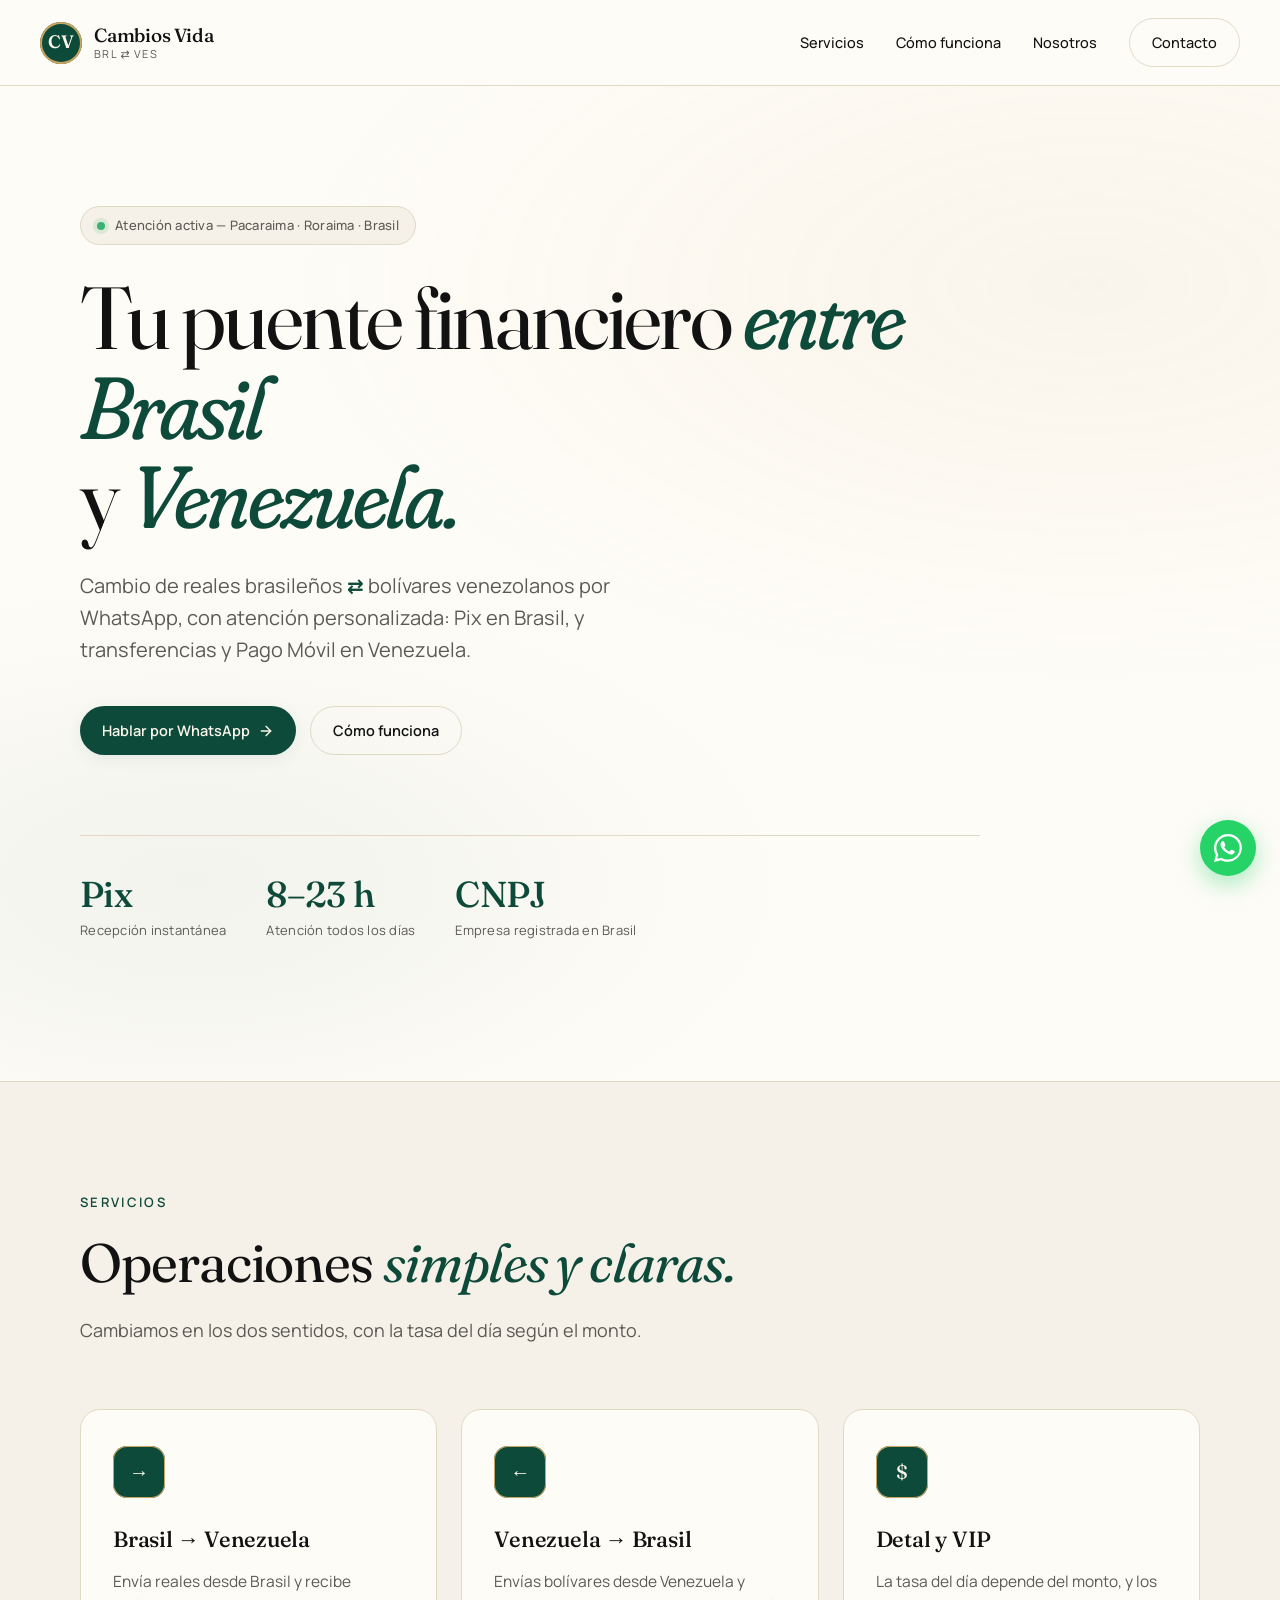
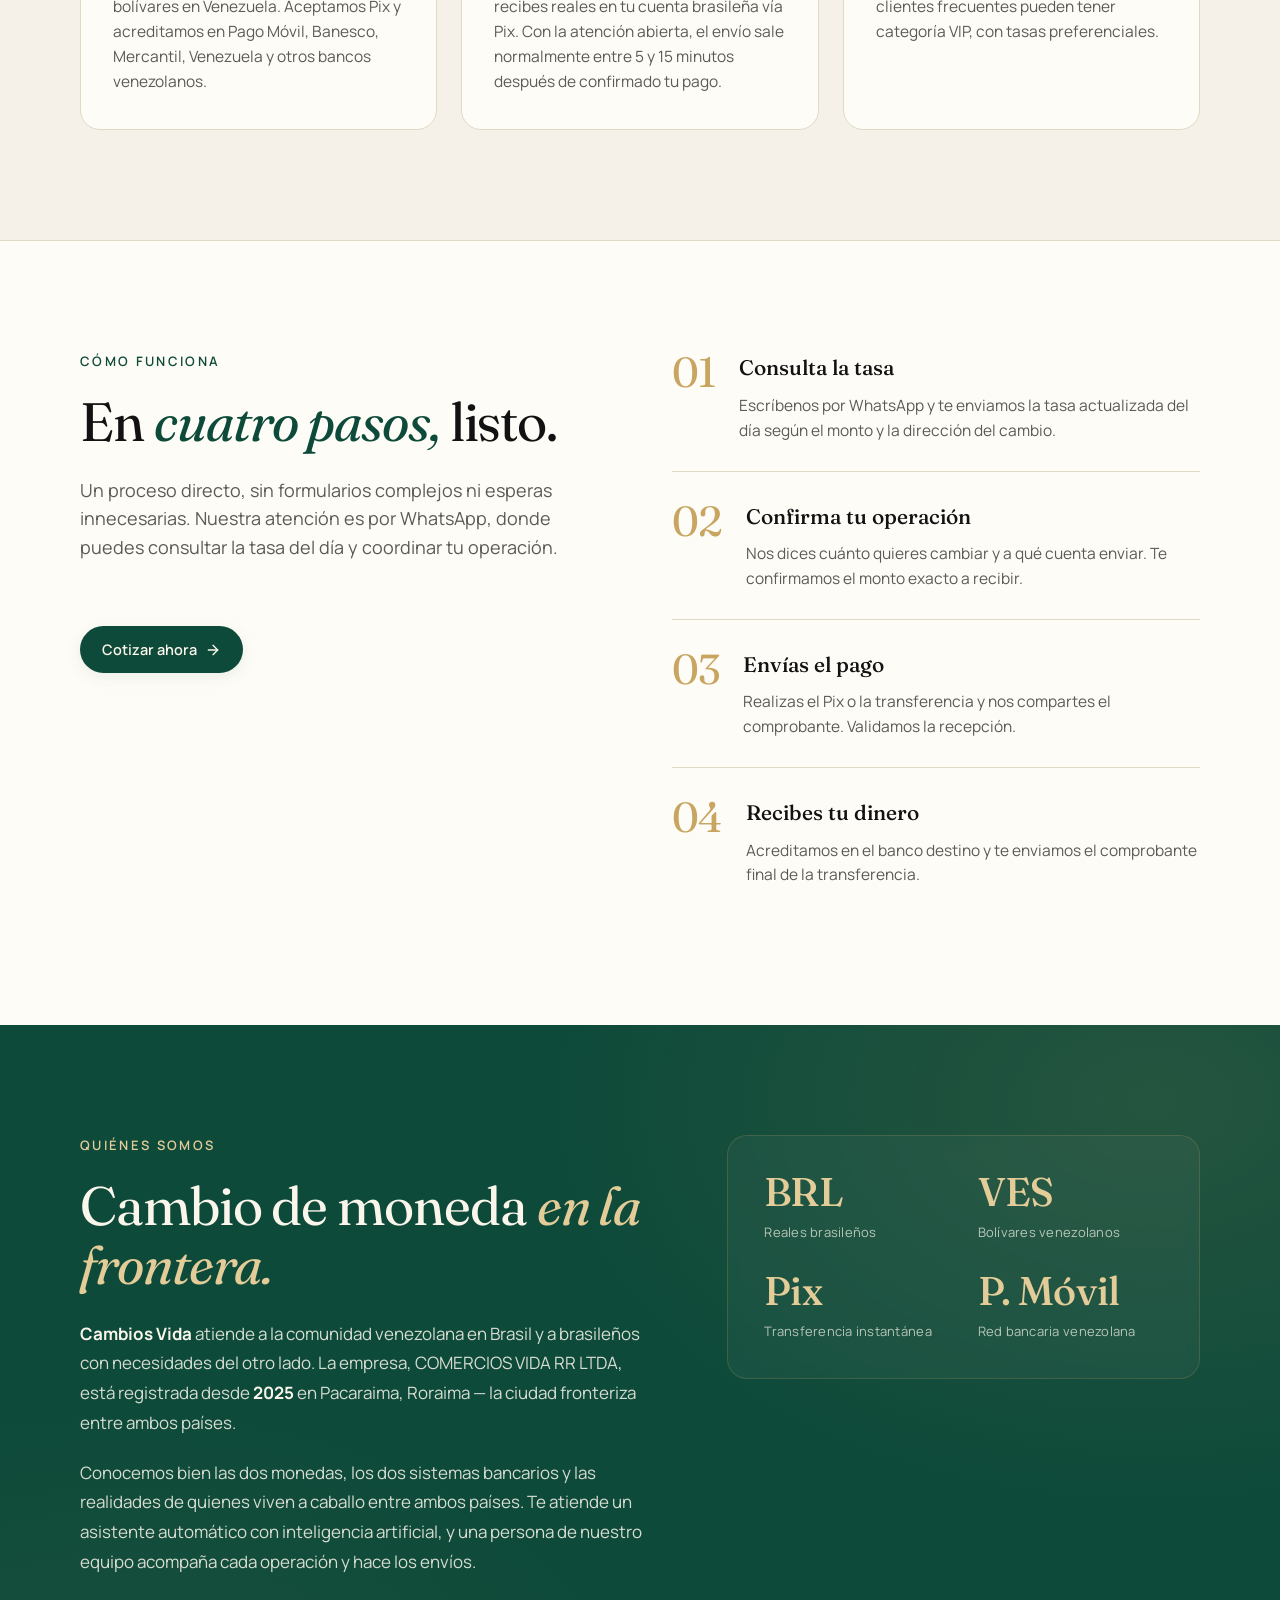
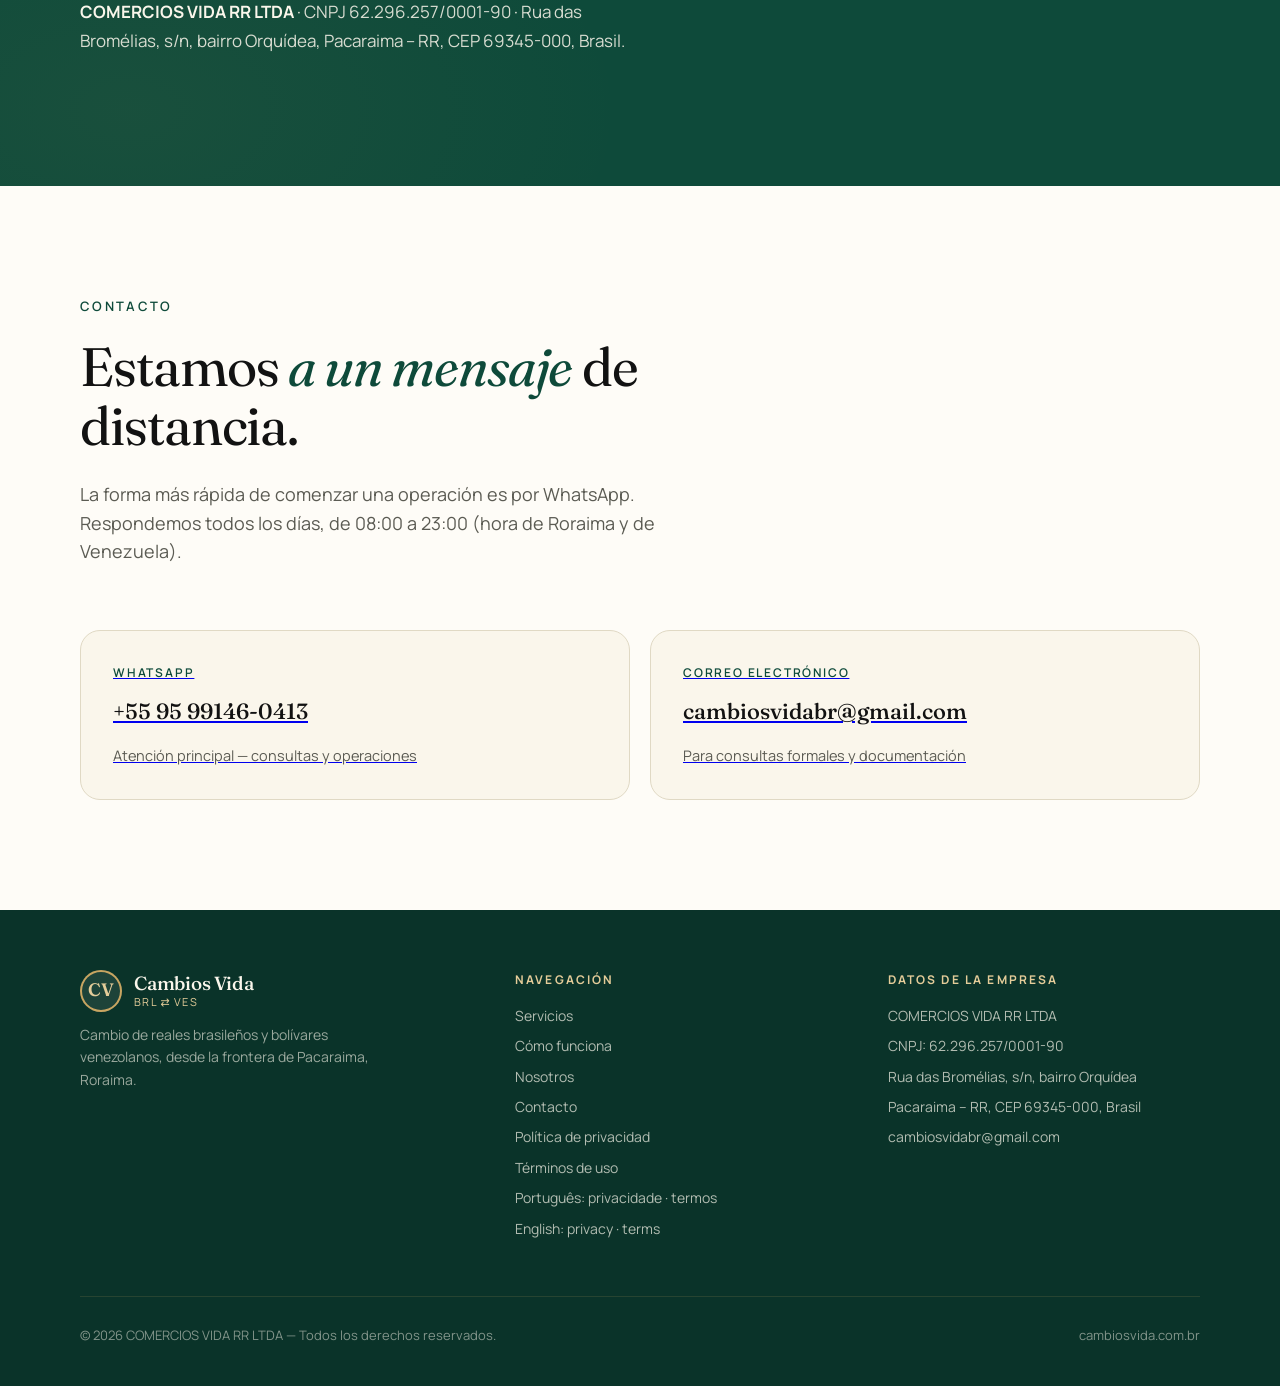
<file: index.html>
<!DOCTYPE html>
<html lang="es">
<head>
  <meta charset="UTF-8" />
  <meta name="viewport" content="width=device-width, initial-scale=1.0" />
  <title>Cambios Vida — Cambio de reales y bolívares (BRL ⇄ VES)</title>
  <meta name="description" content="Cambio de reales brasileños y bolívares venezolanos por WhatsApp, en la frontera Brasil–Venezuela. COMERCIOS VIDA RR LTDA, Pacaraima, Roraima." />
  <meta name="theme-color" content="#0E4A3A" />
  <link rel="alternate" hreflang="es" href="https://cambiosvida.com.br/" />
  <link rel="alternate" hreflang="pt-BR" href="https://cambiosvida.com.br/pt/" />

  <!-- Open Graph -->
  <meta property="og:title" content="Cambios Vida — Cambio de reales y bolívares (BRL ⇄ VES)" />
  <meta property="og:description" content="Cambio de reales brasileños y bolívares venezolanos por WhatsApp, con atención personalizada. Pacaraima, Roraima." />
  <meta property="og:type" content="website" />
  <meta property="og:url" content="https://cambiosvida.com.br" />
  <meta property="og:locale" content="es_ES" />

  <!-- Fonts -->
  <link rel="preconnect" href="https://fonts.googleapis.com" />
  <link rel="preconnect" href="https://fonts.gstatic.com" crossorigin />
  <link href="https://fonts.googleapis.com/css2?family=Fraunces:ital,opsz,wght@0,9..144,400;0,9..144,500;0,9..144,600;0,9..144,700;1,9..144,400&family=Manrope:wght@300;400;500;600;700&display=swap" rel="stylesheet" />

  <style>
    :root {
      --bg: #FEFCF7;
      --bg-dark: #0E4A3A;
      --bg-darker: #0A3329;
      --surface: #F5F1E8;
      --surface-2: #EBE5D4;
      --gold: #C8A561;
      --gold-light: #E4CC99;
      --ink: #121212;
      --ink-muted: #5B5B53;
      --border: #E0D9C4;
      --cream: #FAF6EB;
      --shadow-sm: 0 1px 2px rgba(14, 74, 58, 0.06);
      --shadow-md: 0 4px 16px rgba(14, 74, 58, 0.08);
      --shadow-lg: 0 12px 40px rgba(14, 74, 58, 0.12);
    }

    * {
      margin: 0;
      padding: 0;
      box-sizing: border-box;
    }

    html {
      scroll-behavior: smooth;
    }

    body {
      font-family: 'Manrope', system-ui, sans-serif;
      background: var(--bg);
      color: var(--ink);
      line-height: 1.6;
      font-size: 17px;
      -webkit-font-smoothing: antialiased;
      -moz-osx-font-smoothing: grayscale;
    }

    .container {
      max-width: 1200px;
      margin: 0 auto;
      padding: 0 clamp(20px, 5vw, 40px);
    }

    /* ===== Topbar ===== */
    .topbar {
      position: sticky;
      top: 0;
      z-index: 100;
      background: rgba(254, 252, 247, 0.88);
      backdrop-filter: blur(12px);
      -webkit-backdrop-filter: blur(12px);
      border-bottom: 1px solid var(--border);
    }

    .topbar-inner {
      display: flex;
      align-items: center;
      justify-content: space-between;
      padding: 18px 0;
    }

    .logo {
      display: flex;
      align-items: center;
      gap: 12px;
      text-decoration: none;
      color: var(--ink);
    }

    .logo-mark {
      width: 42px;
      height: 42px;
      border-radius: 50%;
      background: var(--bg-dark);
      color: var(--cream);
      display: grid;
      place-items: center;
      font-family: 'Fraunces', serif;
      font-weight: 600;
      font-size: 18px;
      letter-spacing: 0.5px;
      box-shadow: inset 0 0 0 2px var(--gold);
    }

    .logo-text {
      display: flex;
      flex-direction: column;
      line-height: 1.1;
    }

    .logo-name {
      font-family: 'Fraunces', serif;
      font-weight: 500;
      font-size: 19px;
      letter-spacing: -0.01em;
    }

    .logo-tagline {
      font-size: 11px;
      color: var(--ink-muted);
      text-transform: uppercase;
      letter-spacing: 0.12em;
      margin-top: 2px;
    }

    .nav {
      display: flex;
      gap: 32px;
      align-items: center;
    }

    .nav a {
      color: var(--ink);
      text-decoration: none;
      font-size: 14.5px;
      font-weight: 500;
      transition: color 0.2s;
    }

    .nav a:hover {
      color: var(--bg-dark);
    }

    .btn {
      display: inline-flex;
      align-items: center;
      gap: 8px;
      padding: 12px 22px;
      border-radius: 999px;
      font-family: 'Manrope', sans-serif;
      font-weight: 600;
      font-size: 14.5px;
      text-decoration: none;
      cursor: pointer;
      border: none;
      transition: transform 0.15s ease, box-shadow 0.2s ease, background 0.2s ease;
      white-space: nowrap;
    }

    .btn-primary {
      background: var(--bg-dark);
      color: var(--cream);
      box-shadow: var(--shadow-md);
    }

    .btn-primary:hover {
      background: var(--bg-darker);
      transform: translateY(-1px);
      box-shadow: var(--shadow-lg);
    }

    .btn-ghost {
      background: transparent;
      color: var(--ink);
      border: 1px solid var(--border);
    }

    .btn-ghost:hover {
      background: var(--surface);
    }

    @media (max-width: 720px) {
      .nav a:not(.btn) { display: none; }
    }

    /* ===== Hero ===== */
    .hero {
      position: relative;
      padding: clamp(60px, 10vw, 120px) 0 clamp(80px, 12vw, 140px);
      overflow: hidden;
    }

    .hero::before {
      content: '';
      position: absolute;
      inset: 0;
      background:
        radial-gradient(ellipse 800px 400px at 85% 20%, rgba(200, 165, 97, 0.08), transparent),
        radial-gradient(ellipse 600px 300px at 15% 80%, rgba(14, 74, 58, 0.05), transparent);
      pointer-events: none;
    }

    .hero-content {
      position: relative;
      max-width: 900px;
    }

    .hero-eyebrow {
      display: inline-flex;
      align-items: center;
      gap: 10px;
      padding: 8px 16px;
      border-radius: 999px;
      background: var(--surface);
      border: 1px solid var(--border);
      font-size: 13px;
      font-weight: 500;
      color: var(--ink-muted);
      letter-spacing: 0.02em;
      margin-bottom: 28px;
    }

    .hero-eyebrow .dot {
      width: 8px;
      height: 8px;
      border-radius: 50%;
      background: #3BB273;
      box-shadow: 0 0 0 4px rgba(59, 178, 115, 0.15);
      animation: pulse 2s ease-in-out infinite;
    }

    @keyframes pulse {
      0%, 100% { box-shadow: 0 0 0 4px rgba(59, 178, 115, 0.15); }
      50% { box-shadow: 0 0 0 8px rgba(59, 178, 115, 0.05); }
    }

    .hero h1 {
      font-family: 'Fraunces', serif;
      font-weight: 400;
      font-size: clamp(42px, 7vw, 88px);
      line-height: 1.02;
      letter-spacing: -0.03em;
      color: var(--ink);
      margin-bottom: 28px;
    }

    .hero h1 em {
      font-style: italic;
      color: var(--bg-dark);
      font-variation-settings: "SOFT" 100;
    }

    .hero h1 .swap {
      display: inline-block;
      font-family: 'Fraunces', serif;
      font-weight: 300;
      font-style: italic;
      color: var(--gold);
      margin: 0 6px;
    }

    .hero-sub {
      font-size: clamp(17px, 2vw, 20px);
      color: var(--ink-muted);
      max-width: 620px;
      margin-bottom: 40px;
      line-height: 1.6;
    }

    .hero-ctas {
      display: flex;
      gap: 14px;
      flex-wrap: wrap;
    }

    .hero-meta {
      display: flex;
      gap: 40px;
      margin-top: 80px;
      padding-top: 40px;
      border-top: 1px solid var(--border);
      flex-wrap: wrap;
    }

    .hero-meta-item .num {
      font-family: 'Fraunces', serif;
      font-size: 36px;
      font-weight: 500;
      letter-spacing: -0.02em;
      color: var(--bg-dark);
      line-height: 1;
    }

    .hero-meta-item .label {
      font-size: 13px;
      color: var(--ink-muted);
      margin-top: 8px;
      letter-spacing: 0.02em;
    }

    /* ===== Section base ===== */
    section {
      padding: clamp(60px, 9vw, 110px) 0;
    }

    .section-eyebrow {
      font-family: 'Manrope', sans-serif;
      font-size: 13px;
      font-weight: 600;
      color: var(--bg-dark);
      text-transform: uppercase;
      letter-spacing: 0.18em;
      margin-bottom: 20px;
    }

    .section-title {
      font-family: 'Fraunces', serif;
      font-weight: 400;
      font-size: clamp(32px, 5vw, 54px);
      line-height: 1.1;
      letter-spacing: -0.02em;
      color: var(--ink);
      max-width: 780px;
      margin-bottom: 24px;
    }

    .section-title em {
      font-style: italic;
      color: var(--bg-dark);
    }

    .section-lead {
      font-size: 18px;
      color: var(--ink-muted);
      max-width: 640px;
      margin-bottom: 64px;
    }

    /* ===== Services ===== */
    .services {
      background: var(--surface);
      border-top: 1px solid var(--border);
      border-bottom: 1px solid var(--border);
    }

    .service-grid {
      display: grid;
      grid-template-columns: repeat(auto-fit, minmax(280px, 1fr));
      gap: 24px;
    }

    .service-card {
      background: var(--bg);
      border: 1px solid var(--border);
      border-radius: 20px;
      padding: 36px 32px;
      transition: transform 0.3s ease, box-shadow 0.3s ease, border-color 0.3s ease;
    }

    .service-card:hover {
      transform: translateY(-4px);
      box-shadow: var(--shadow-md);
      border-color: var(--gold);
    }

    .service-icon {
      width: 52px;
      height: 52px;
      border-radius: 14px;
      background: var(--bg-dark);
      color: var(--cream);
      display: grid;
      place-items: center;
      font-family: 'Fraunces', serif;
      font-weight: 500;
      font-size: 20px;
      margin-bottom: 24px;
      box-shadow: inset 0 0 0 1px var(--gold);
    }

    .service-card h3 {
      font-family: 'Fraunces', serif;
      font-weight: 500;
      font-size: 22px;
      letter-spacing: -0.01em;
      margin-bottom: 12px;
    }

    .service-card p {
      color: var(--ink-muted);
      font-size: 15.5px;
      line-height: 1.6;
    }

    /* ===== Steps ===== */
    .steps-wrap {
      display: grid;
      grid-template-columns: 1fr 1fr;
      gap: 64px;
      align-items: start;
    }

    @media (max-width: 900px) {
      .steps-wrap { grid-template-columns: 1fr; gap: 32px; }
    }

    .steps-list {
      list-style: none;
      counter-reset: step;
    }

    .step {
      counter-increment: step;
      display: grid;
      grid-template-columns: auto 1fr;
      gap: 24px;
      padding: 28px 0;
      border-top: 1px solid var(--border);
    }

    .step:first-child { border-top: none; padding-top: 0; }

    .step-num {
      font-family: 'Fraunces', serif;
      font-weight: 400;
      font-size: 42px;
      color: var(--gold);
      letter-spacing: -0.02em;
      line-height: 1;
    }

    .step-num::before { content: "0" counter(step); }

    .step h4 {
      font-family: 'Fraunces', serif;
      font-weight: 500;
      font-size: 21px;
      margin-bottom: 8px;
    }

    .step p {
      color: var(--ink-muted);
      font-size: 15.5px;
    }

    /* ===== About ===== */
    .about {
      background: var(--bg-dark);
      color: var(--cream);
      border-radius: 0;
      position: relative;
      overflow: hidden;
    }

    .about::before {
      content: '';
      position: absolute;
      inset: 0;
      background:
        radial-gradient(ellipse 600px 400px at 90% 10%, rgba(200, 165, 97, 0.12), transparent),
        radial-gradient(ellipse 500px 300px at 10% 90%, rgba(200, 165, 97, 0.06), transparent);
      pointer-events: none;
    }

    .about .section-title {
      color: var(--cream);
    }

    .about .section-title em {
      color: var(--gold-light);
    }

    .about .section-eyebrow {
      color: var(--gold-light);
    }

    .about-grid {
      position: relative;
      display: grid;
      grid-template-columns: 1.2fr 1fr;
      gap: 80px;
      align-items: start;
    }

    @media (max-width: 900px) {
      .about-grid { grid-template-columns: 1fr; gap: 48px; }
    }

    .about-text p {
      font-size: 17px;
      line-height: 1.75;
      color: rgba(250, 246, 235, 0.85);
      margin-bottom: 20px;
    }

    .about-stats {
      display: grid;
      grid-template-columns: 1fr 1fr;
      gap: 28px;
      padding: 36px;
      background: rgba(250, 246, 235, 0.04);
      border: 1px solid rgba(200, 165, 97, 0.2);
      border-radius: 20px;
      backdrop-filter: blur(6px);
    }

    .about-stat .num {
      font-family: 'Fraunces', serif;
      font-size: 40px;
      font-weight: 500;
      color: var(--gold-light);
      line-height: 1;
      letter-spacing: -0.02em;
    }

    .about-stat .lbl {
      font-size: 13px;
      color: rgba(250, 246, 235, 0.7);
      margin-top: 10px;
      letter-spacing: 0.02em;
    }

    /* ===== Contact ===== */
    .contact-grid {
      display: grid;
      grid-template-columns: repeat(auto-fit, minmax(260px, 1fr));
      gap: 20px;
    }

    .contact-card {
      padding: 32px;
      border: 1px solid var(--border);
      border-radius: 20px;
      background: var(--cream);
      transition: transform 0.2s ease, border-color 0.2s ease;
    }

    .contact-card:hover {
      transform: translateY(-3px);
      border-color: var(--gold);
    }

    .contact-card .label {
      font-size: 12px;
      font-weight: 600;
      color: var(--bg-dark);
      text-transform: uppercase;
      letter-spacing: 0.15em;
      margin-bottom: 12px;
    }

    .contact-card .value {
      font-family: 'Fraunces', serif;
      font-size: 22px;
      font-weight: 500;
      margin-bottom: 14px;
      word-break: break-word;
      color: var(--ink);
      text-decoration: none;
      display: block;
    }

    a.contact-card .value:hover {
      color: var(--bg-dark);
    }

    .contact-card .detail {
      font-size: 14.5px;
      color: var(--ink-muted);
    }

    /* ===== Footer ===== */
    footer {
      background: var(--bg-darker);
      color: rgba(250, 246, 235, 0.7);
      padding: 60px 0 40px;
      font-size: 14px;
    }

    .footer-grid {
      display: grid;
      grid-template-columns: 1.2fr 1fr 1fr;
      gap: 60px;
      margin-bottom: 48px;
    }

    @media (max-width: 720px) {
      .footer-grid { grid-template-columns: 1fr; gap: 40px; }
    }

    footer h5 {
      font-family: 'Manrope', sans-serif;
      font-size: 12px;
      font-weight: 700;
      color: var(--gold-light);
      text-transform: uppercase;
      letter-spacing: 0.18em;
      margin-bottom: 16px;
    }

    footer .footer-brand p {
      color: rgba(250, 246, 235, 0.6);
      margin-top: 12px;
      max-width: 320px;
      line-height: 1.6;
    }

    footer ul { list-style: none; }
    footer li { margin-bottom: 8px; }
    footer a {
      color: rgba(250, 246, 235, 0.7);
      text-decoration: none;
      transition: color 0.2s;
    }
    footer a:hover { color: var(--gold-light); }

    .legal {
      border-top: 1px solid rgba(200, 165, 97, 0.15);
      padding-top: 28px;
      display: flex;
      justify-content: space-between;
      flex-wrap: wrap;
      gap: 16px;
      font-size: 13px;
      color: rgba(250, 246, 235, 0.5);
    }

    /* ===== Float WhatsApp ===== */
    .float-wa {
      position: fixed;
      bottom: 24px;
      right: 24px;
      width: 56px;
      height: 56px;
      background: #25D366;
      border-radius: 50%;
      display: grid;
      place-items: center;
      box-shadow: 0 8px 24px rgba(37, 211, 102, 0.4);
      z-index: 99;
      text-decoration: none;
      transition: transform 0.2s;
    }

    .float-wa:hover {
      transform: scale(1.08);
    }

    .float-wa svg { width: 28px; height: 28px; fill: white; }

    /* ===== Reveal animation ===== */
    .reveal {
      opacity: 0;
      transform: translateY(24px);
      transition: opacity 0.8s ease, transform 0.8s ease;
    }
    .reveal.in {
      opacity: 1;
      transform: translateY(0);
    }
  </style>
</head>
<body>

  <!-- TOPBAR -->
  <header class="topbar">
    <div class="container topbar-inner">
      <a href="#top" class="logo">
        <div class="logo-mark">CV</div>
        <div class="logo-text">
          <span class="logo-name">Cambios Vida</span>
          <span class="logo-tagline">BRL ⇄ VES</span>
        </div>
      </a>
      <nav class="nav">
        <a href="#servicios">Servicios</a>
        <a href="#como">Cómo funciona</a>
        <a href="#nosotros">Nosotros</a>
        <a href="#contacto" class="btn btn-ghost">Contacto</a>
      </nav>
    </div>
  </header>

  <!-- HERO -->
  <section class="hero" id="top">
    <div class="container">
      <div class="hero-content">
        <div class="hero-eyebrow">
          <span class="dot"></span>
          <span>Atención activa — Pacaraima · Roraima · Brasil</span>
        </div>

        <h1>
          Tu puente financiero <em>entre Brasil</em><br />
          y <em>Venezuela.</em>
        </h1>

        <p class="hero-sub">
          Cambio de reales brasileños <span style="color:var(--bg-dark); font-weight:600;">⇄</span> bolívares venezolanos por WhatsApp, con atención personalizada: Pix en Brasil, y transferencias y Pago Móvil en Venezuela.
        </p>

        <div class="hero-ctas">
          <a href="https://wa.me/5595991460413?text=Hola,%20vengo%20de%20cambiosvida.com.br" class="btn btn-primary" rel="noopener">
            Hablar por WhatsApp
            <svg width="16" height="16" viewBox="0 0 24 24" fill="none" stroke="currentColor" stroke-width="2" stroke-linecap="round" stroke-linejoin="round"><line x1="5" y1="12" x2="19" y2="12"/><polyline points="12 5 19 12 12 19"/></svg>
          </a>
          <a href="#como" class="btn btn-ghost">Cómo funciona</a>
        </div>

        <div class="hero-meta">
          <div class="hero-meta-item">
            <div class="num">Pix</div>
            <div class="label">Recepción instantánea</div>
          </div>
          <div class="hero-meta-item">
            <div class="num">8–23 h</div>
            <div class="label">Atención todos los días</div>
          </div>
          <div class="hero-meta-item">
            <div class="num">CNPJ</div>
            <div class="label">Empresa registrada en Brasil</div>
          </div>
        </div>
      </div>
    </div>
  </section>

  <!-- SERVICIOS -->
  <section class="services" id="servicios">
    <div class="container">
      <div class="section-eyebrow">Servicios</div>
      <h2 class="section-title">Operaciones <em>simples y claras.</em></h2>
      <p class="section-lead">
        Cambiamos en los dos sentidos, con la tasa del día según el monto.
      </p>

      <div class="service-grid">
        <div class="service-card">
          <div class="service-icon">→</div>
          <h3>Brasil → Venezuela</h3>
          <p>Envía reales desde Brasil y recibe bolívares en Venezuela. Aceptamos Pix y acreditamos en Pago Móvil, Banesco, Mercantil, Venezuela y otros bancos venezolanos.</p>
        </div>

        <div class="service-card">
          <div class="service-icon">←</div>
          <h3>Venezuela → Brasil</h3>
          <p>Envías bolívares desde Venezuela y recibes reales en tu cuenta brasileña vía Pix. Con la atención abierta, el envío sale normalmente entre 5 y 15 minutos después de confirmado tu pago.</p>
        </div>

        <div class="service-card">
          <div class="service-icon">$</div>
          <h3>Detal y VIP</h3>
          <p>La tasa del día depende del monto, y los clientes frecuentes pueden tener categoría VIP, con tasas preferenciales.</p>
        </div>
      </div>
    </div>
  </section>

  <!-- CÓMO FUNCIONA -->
  <section id="como">
    <div class="container">
      <div class="steps-wrap">
        <div>
          <div class="section-eyebrow">Cómo funciona</div>
          <h2 class="section-title">En <em>cuatro pasos,</em> listo.</h2>
          <p class="section-lead">
            Un proceso directo, sin formularios complejos ni esperas innecesarias. Nuestra atención es por WhatsApp, donde puedes consultar la tasa del día y coordinar tu operación.
          </p>
          <a href="https://wa.me/5595991460413?text=Hola,%20quiero%20cotizar%20un%20cambio" class="btn btn-primary">
            Cotizar ahora
            <svg width="16" height="16" viewBox="0 0 24 24" fill="none" stroke="currentColor" stroke-width="2" stroke-linecap="round" stroke-linejoin="round"><line x1="5" y1="12" x2="19" y2="12"/><polyline points="12 5 19 12 12 19"/></svg>
          </a>
        </div>

        <ol class="steps-list">
          <li class="step">
            <div class="step-num"></div>
            <div>
              <h4>Consulta la tasa</h4>
              <p>Escríbenos por WhatsApp y te enviamos la tasa actualizada del día según el monto y la dirección del cambio.</p>
            </div>
          </li>
          <li class="step">
            <div class="step-num"></div>
            <div>
              <h4>Confirma tu operación</h4>
              <p>Nos dices cuánto quieres cambiar y a qué cuenta enviar. Te confirmamos el monto exacto a recibir.</p>
            </div>
          </li>
          <li class="step">
            <div class="step-num"></div>
            <div>
              <h4>Envías el pago</h4>
              <p>Realizas el Pix o la transferencia y nos compartes el comprobante. Validamos la recepción.</p>
            </div>
          </li>
          <li class="step">
            <div class="step-num"></div>
            <div>
              <h4>Recibes tu dinero</h4>
              <p>Acreditamos en el banco destino y te enviamos el comprobante final de la transferencia.</p>
            </div>
          </li>
        </ol>
      </div>
    </div>
  </section>

  <!-- NOSOTROS -->
  <section class="about" id="nosotros">
    <div class="container">
      <div class="about-grid">
        <div>
          <div class="section-eyebrow">Quiénes somos</div>
          <h2 class="section-title">Cambio de moneda <em>en la frontera.</em></h2>
          <div class="about-text">
            <p>
              <strong style="color:var(--cream);">Cambios Vida</strong> atiende a la comunidad venezolana en Brasil y a brasileños con necesidades del otro lado. La empresa, COMERCIOS VIDA RR LTDA, está registrada desde <strong style="color:var(--cream);">2025</strong> en Pacaraima, Roraima — la ciudad fronteriza entre ambos países.
            </p>
            <p>
              Conocemos bien las dos monedas, los dos sistemas bancarios y las realidades de quienes viven a caballo entre ambos países. Te atiende un asistente automático con inteligencia artificial, y una persona de nuestro equipo acompaña cada operación y hace los envíos.
            </p>
            <p>
              <strong style="color:var(--cream);">COMERCIOS VIDA RR LTDA</strong> · CNPJ 62.296.257/0001-90 · Rua das Bromélias, s/n, bairro Orquídea, Pacaraima – RR, CEP 69345-000, Brasil.
            </p>
          </div>
        </div>

        <div class="about-stats">
          <div class="about-stat">
            <div class="num">BRL</div>
            <div class="lbl">Reales brasileños</div>
          </div>
          <div class="about-stat">
            <div class="num">VES</div>
            <div class="lbl">Bolívares venezolanos</div>
          </div>
          <div class="about-stat">
            <div class="num">Pix</div>
            <div class="lbl">Transferencia instantánea</div>
          </div>
          <div class="about-stat">
            <div class="num">P. Móvil</div>
            <div class="lbl">Red bancaria venezolana</div>
          </div>
        </div>
      </div>
    </div>
  </section>

  <!-- CONTACTO -->
  <section id="contacto">
    <div class="container">
      <div class="section-eyebrow">Contacto</div>
      <h2 class="section-title">Estamos <em>a un mensaje</em> de distancia.</h2>
      <p class="section-lead">
        La forma más rápida de comenzar una operación es por WhatsApp. Respondemos todos los días, de 08:00 a 23:00 (hora de Roraima y de Venezuela).
      </p>

      <div class="contact-grid">
        <a class="contact-card" href="https://wa.me/5595991460413?text=Hola,%20vengo%20de%20cambiosvida.com.br" rel="noopener">
          <div class="label">WhatsApp</div>
          <div class="value">+55 95 99146-0413</div>
          <div class="detail">Atención principal — consultas y operaciones</div>
        </a>

        <a class="contact-card" href="mailto:cambiosvidabr@gmail.com">
          <div class="label">Correo electrónico</div>
          <div class="value">cambiosvidabr@gmail.com</div>
          <div class="detail">Para consultas formales y documentación</div>
        </a>
      </div>
    </div>
  </section>

  <!-- FOOTER -->
  <footer>
    <div class="container">
      <div class="footer-grid">
        <div class="footer-brand">
          <a href="#top" class="logo" style="color: var(--cream);">
            <div class="logo-mark" style="background: rgba(250,246,235,0.08); color: var(--gold-light);">CV</div>
            <div class="logo-text">
              <span class="logo-name" style="color: var(--cream);">Cambios Vida</span>
              <span class="logo-tagline" style="color: var(--gold-light);">BRL ⇄ VES</span>
            </div>
          </a>
          <p>Cambio de reales brasileños y bolívares venezolanos, desde la frontera de Pacaraima, Roraima.</p>
        </div>

        <div>
          <h5>Navegación</h5>
          <ul>
            <li><a href="#servicios">Servicios</a></li>
            <li><a href="#como">Cómo funciona</a></li>
            <li><a href="#nosotros">Nosotros</a></li>
            <li><a href="#contacto">Contacto</a></li>
            <li><a href="/es/privacidad/">Política de privacidad</a></li>
            <li><a href="/es/terminos/">Términos de uso</a></li>
            <li><a href="/pt/" hreflang="pt-BR" lang="pt-BR">Português</a>: <a href="/privacidade/" hreflang="pt-BR" lang="pt-BR">privacidade</a> · <a href="/termos/" hreflang="pt-BR" lang="pt-BR">termos</a></li>
            <li><a href="/en/privacy/" hreflang="en" lang="en">English: privacy</a> · <a href="/en/terms/" hreflang="en" lang="en">terms</a></li>
          </ul>
        </div>

        <div>
          <h5>Datos de la empresa</h5>
          <ul>
            <li>COMERCIOS VIDA RR LTDA</li>
            <li>CNPJ: 62.296.257/0001-90</li>
            <li>Rua das Bromélias, s/n, bairro Orquídea</li>
            <li>Pacaraima – RR, CEP 69345-000, Brasil</li>
            <li><a href="mailto:cambiosvidabr@gmail.com">cambiosvidabr@gmail.com</a></li>
          </ul>
        </div>
      </div>

      <div class="legal">
        <span>© 2026 COMERCIOS VIDA RR LTDA — Todos los derechos reservados.</span>
        <span>cambiosvida.com.br</span>
      </div>
    </div>
  </footer>

  <!-- WhatsApp flotante -->
  <a class="float-wa" href="https://wa.me/5595991460413?text=Hola,%20vengo%20de%20cambiosvida.com.br" aria-label="Abrir WhatsApp" rel="noopener">
    <svg viewBox="0 0 24 24"><path d="M20.5 3.5A11.9 11.9 0 0012 0C5.4 0 0 5.4 0 12c0 2.1.5 4.2 1.6 6L0 24l6.2-1.6c1.7.9 3.6 1.4 5.6 1.4h.1c6.6 0 12-5.4 12-12a11.9 11.9 0 00-3.4-8.3zM12 21.9h-.1c-1.8 0-3.6-.5-5.1-1.4l-.4-.2-3.7 1 1-3.6-.2-.4A9.8 9.8 0 012 12C2 6.5 6.5 2 12 2s10 4.5 10 10-4.5 9.9-10 9.9zm5.4-7.4c-.3-.1-1.8-.9-2-1s-.5-.1-.7.1-.8 1-1 1.2-.4.2-.7.1c-.3-.1-1.3-.5-2.4-1.5-.9-.8-1.5-1.8-1.7-2.1-.2-.3 0-.5.1-.6l.5-.5c.1-.2.2-.3.3-.5 0-.2 0-.4-.1-.5s-.7-1.8-1-2.4c-.3-.6-.5-.5-.7-.5h-.6c-.2 0-.5.1-.8.4s-1 1-1 2.5 1.1 2.9 1.2 3.1c.1.2 2.1 3.2 5.1 4.5.7.3 1.3.5 1.7.6.7.2 1.4.2 1.9.1.6-.1 1.8-.7 2-1.4.3-.7.3-1.3.2-1.4l-.6-.3z"/></svg>
  </a>

  <script>
    // Reveal on scroll
    const io = new IntersectionObserver(
      entries => entries.forEach(e => { if (e.isIntersecting) e.target.classList.add('in'); }),
      { threshold: 0.1 }
    );
    document.querySelectorAll('section > .container > *').forEach(el => {
      el.classList.add('reveal');
      io.observe(el);
    });
  </script>

</body>
</html>
</file>
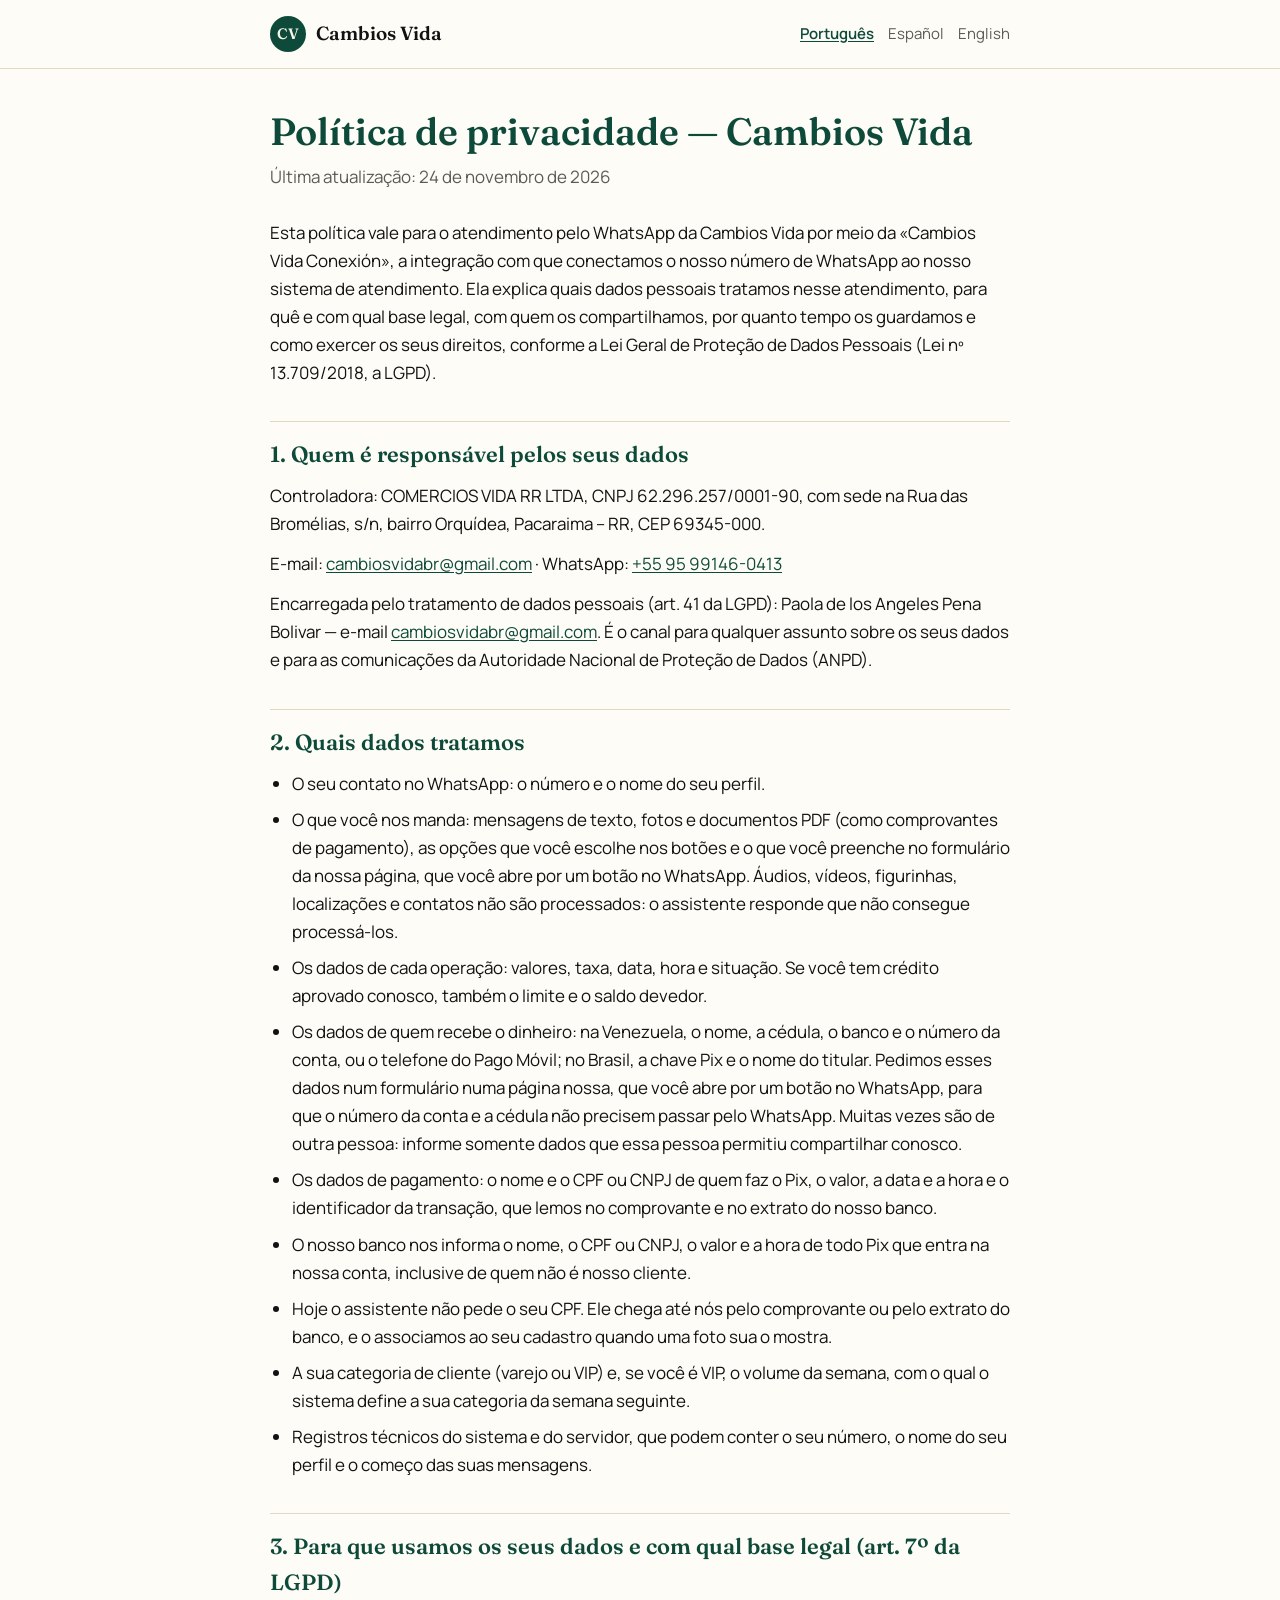
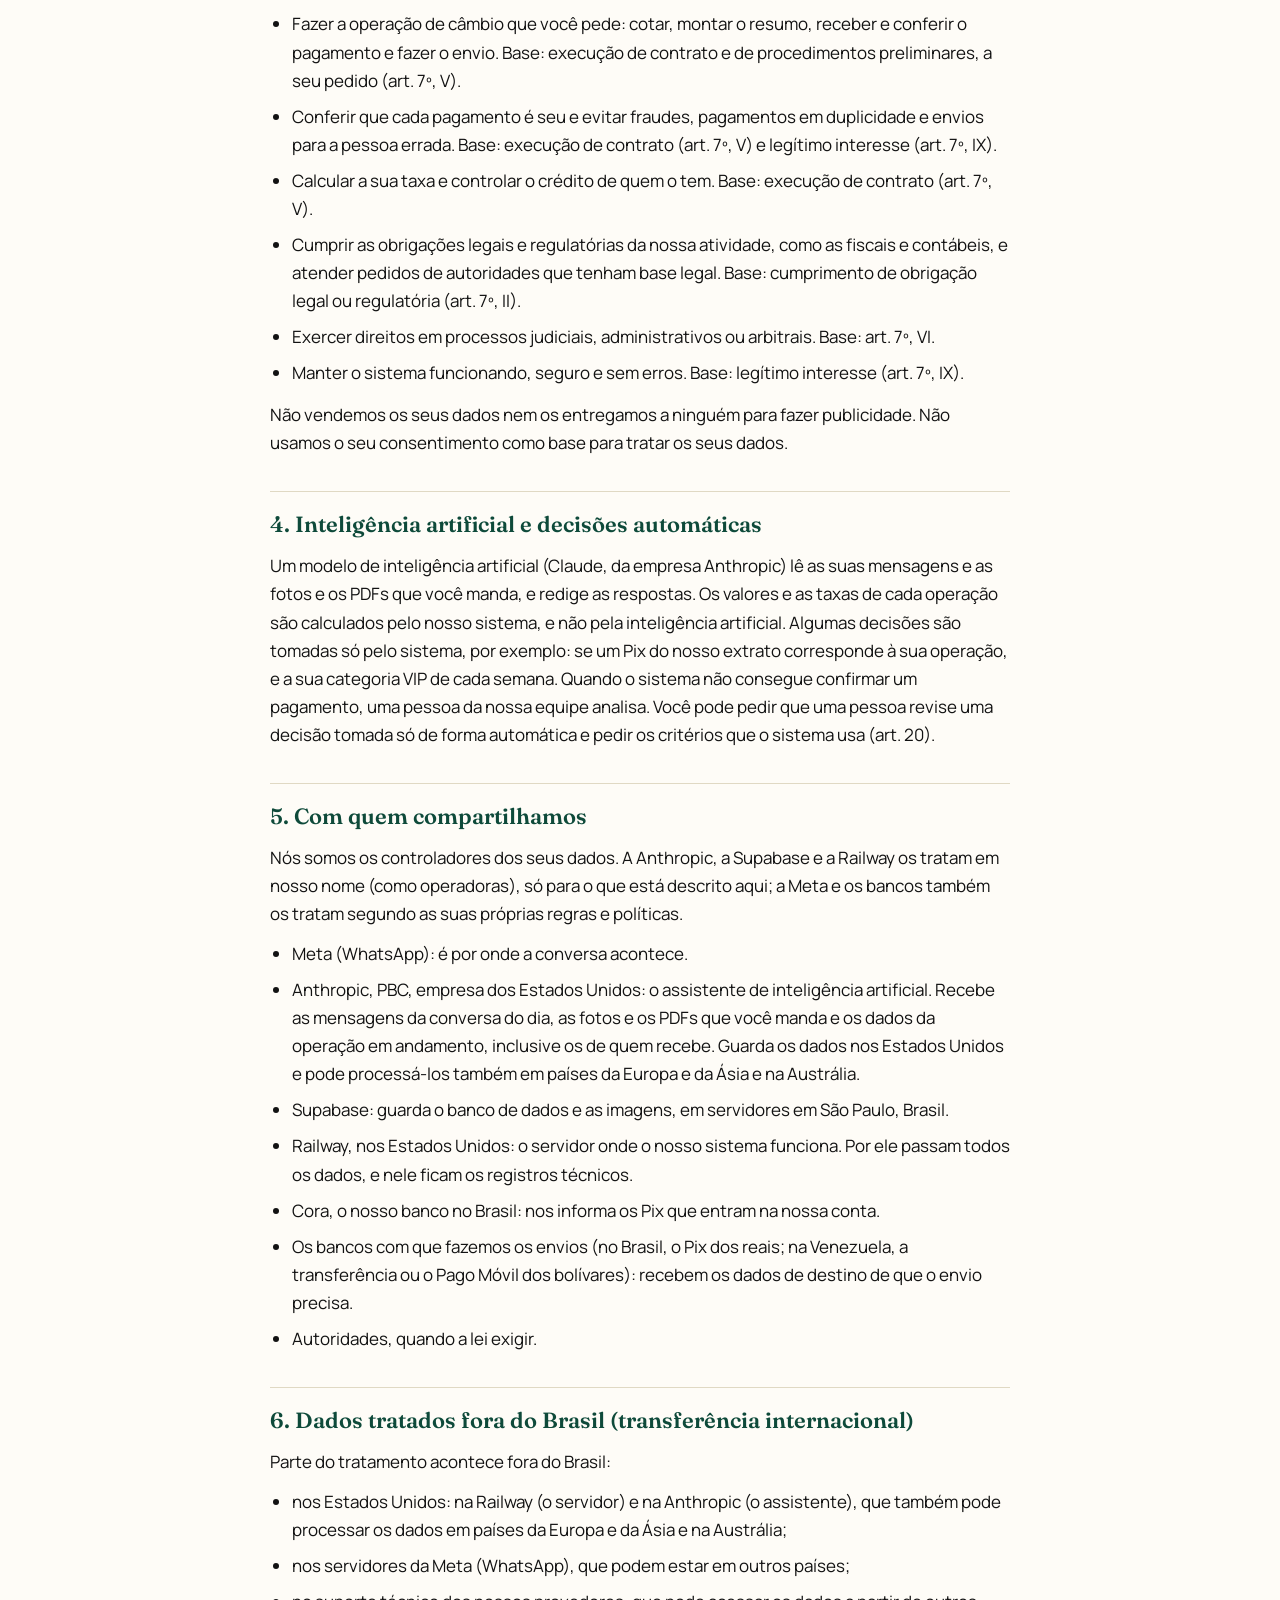
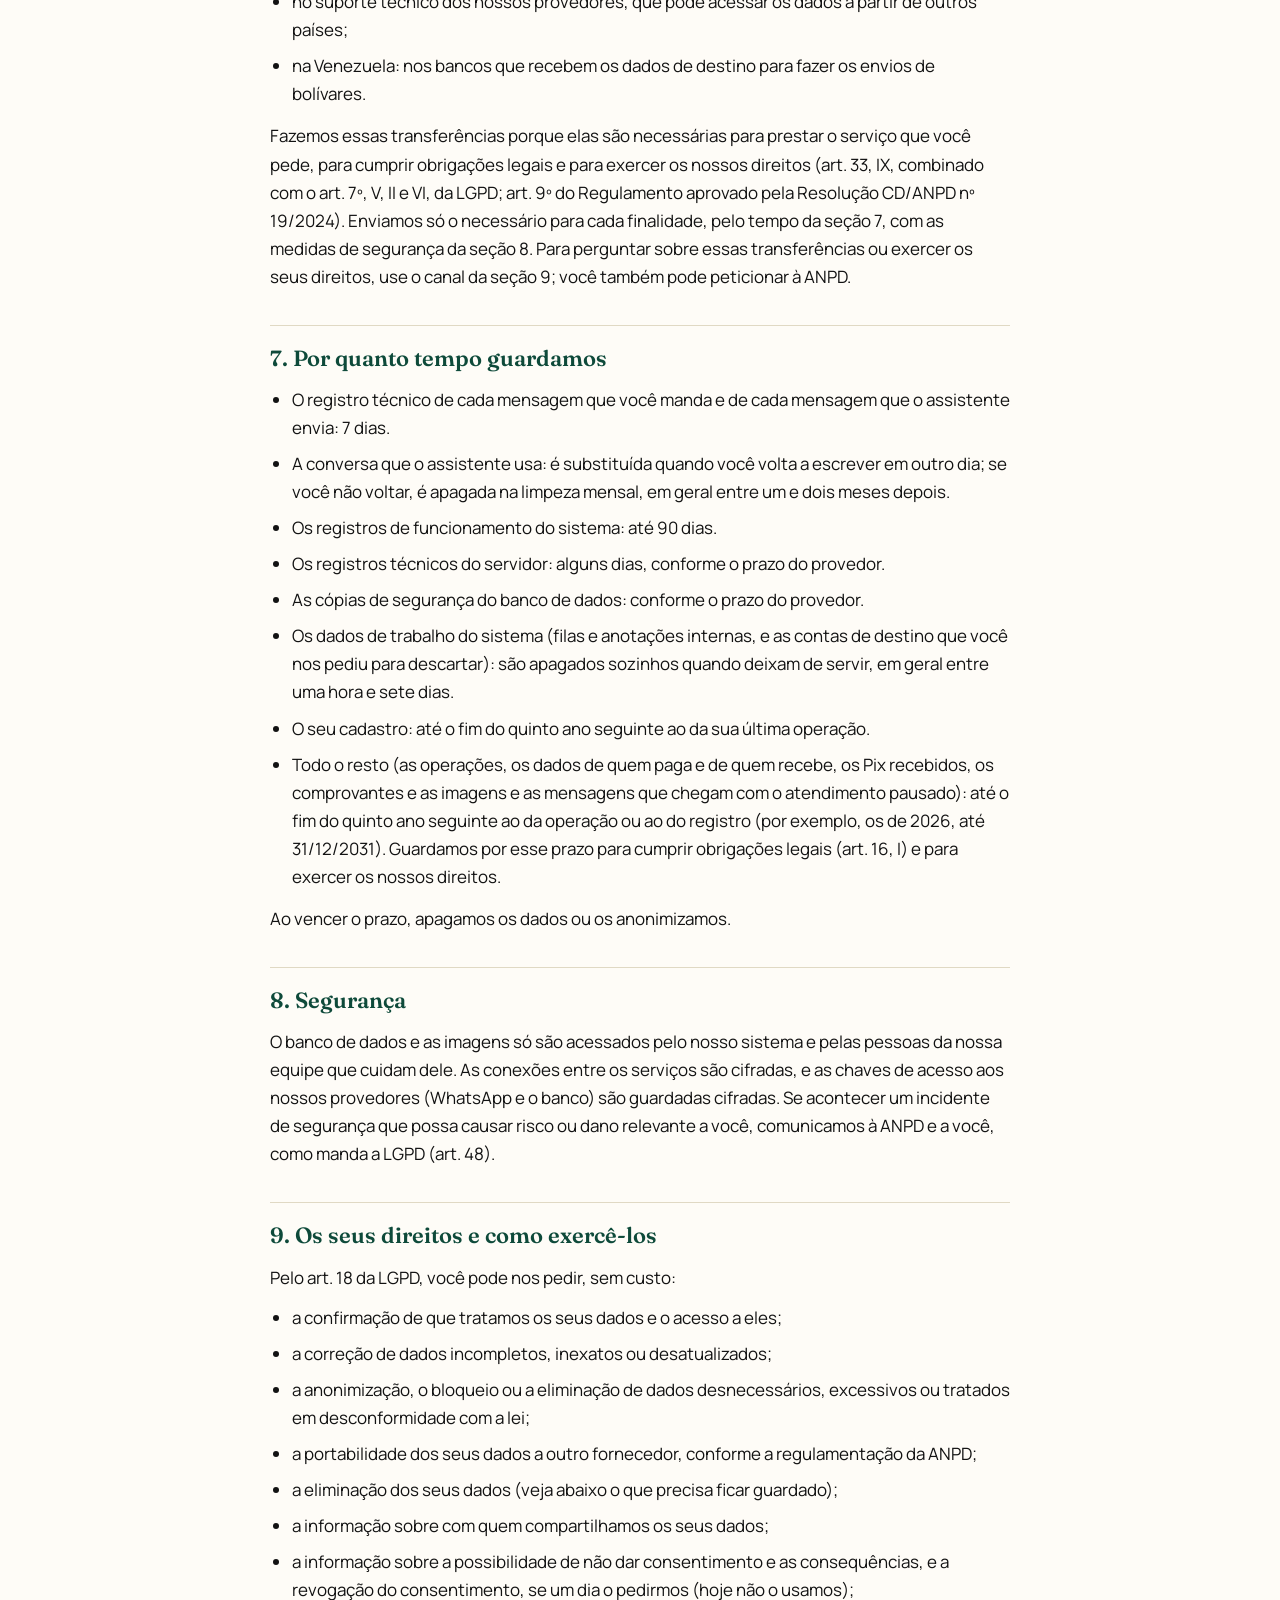
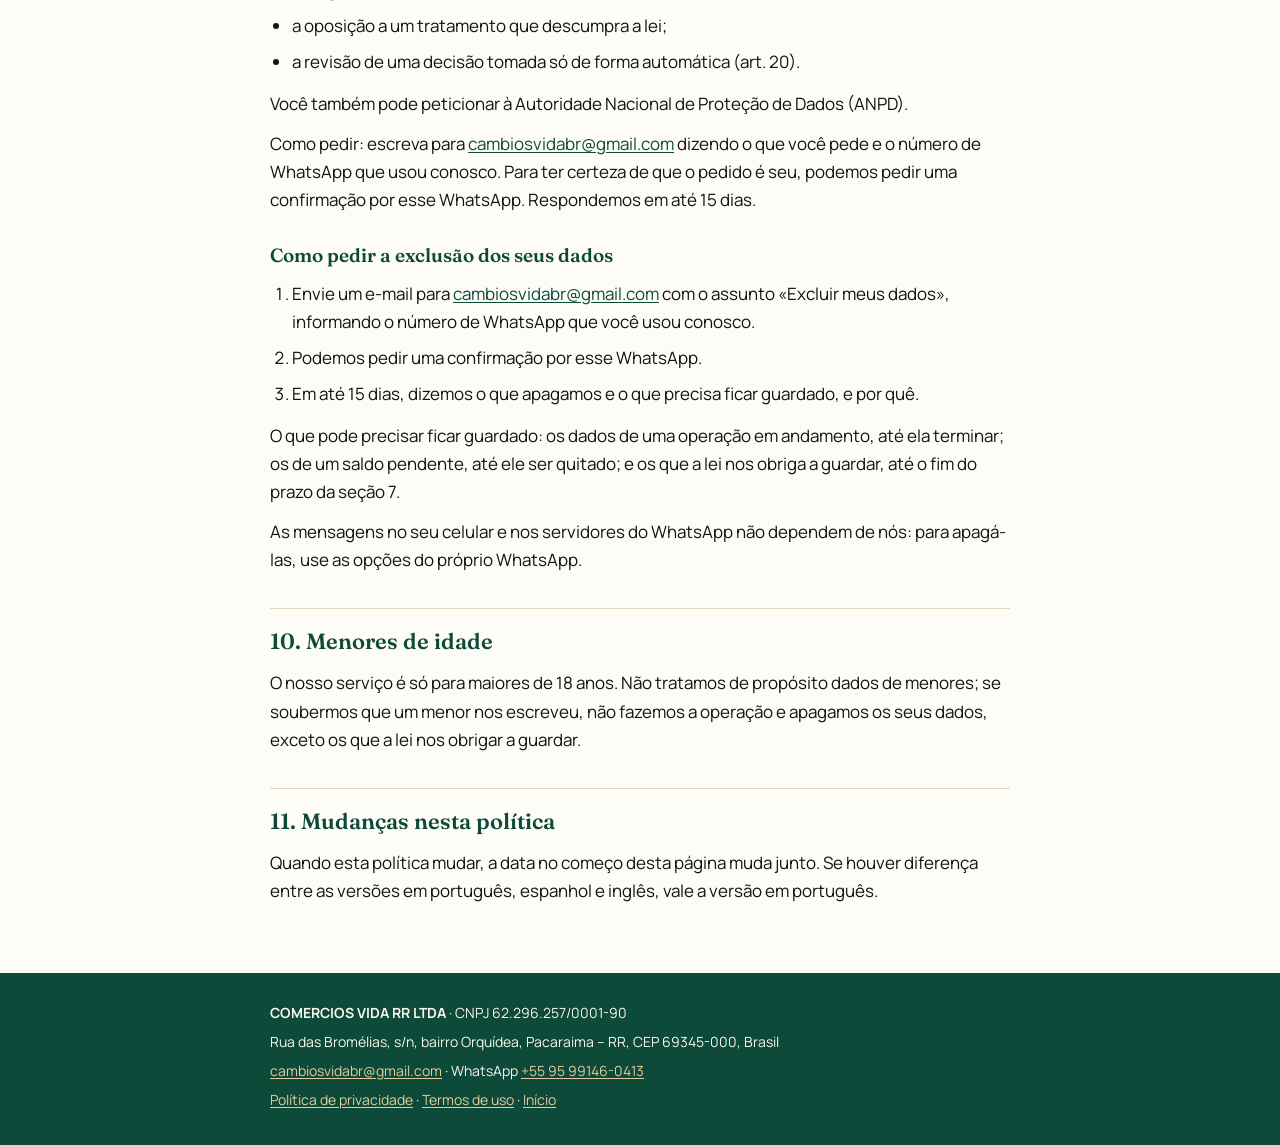
<file: privacidade/index.html>
<!DOCTYPE html>
<html lang="pt-BR">
<head>
  <meta charset="UTF-8" />
  <meta name="viewport" content="width=device-width, initial-scale=1.0" />
  <title>Política de privacidade — Cambios Vida</title>
  <meta name="description" content="Quais dados pessoais a COMERCIOS VIDA RR LTDA trata no atendimento pelo WhatsApp, para quê, com quem compartilha, por quanto tempo guarda e como exercer os seus direitos (LGPD)." />
  <meta name="theme-color" content="#0E4A3A" />
  <link rel="canonical" href="https://cambiosvida.com.br/privacidade/" />
  <link rel="alternate" hreflang="pt-BR" href="https://cambiosvida.com.br/privacidade/" />
  <link rel="alternate" hreflang="es" href="https://cambiosvida.com.br/es/privacidad/" />
  <link rel="alternate" hreflang="en" href="https://cambiosvida.com.br/en/privacy/" />
  <link rel="preconnect" href="https://fonts.googleapis.com" />
  <link rel="preconnect" href="https://fonts.gstatic.com" crossorigin />
  <link href="https://fonts.googleapis.com/css2?family=Fraunces:opsz,wght@9..144,500;9..144,600&family=Manrope:wght@400;600&display=swap" rel="stylesheet" />
  <link rel="stylesheet" href="/assets/legal.css" />
</head>
<body>
  <header class="topbar">
    <div class="wrap topbar-inner">
      <a class="logo" href="/pt/"><span class="logo-mark">CV</span><span class="logo-name">Cambios Vida</span></a>
      <nav class="idiomas" aria-label="Idiomas">
        <a href="/privacidade/" hreflang="pt-BR" lang="pt-BR" aria-current="page">Português</a>
        <a href="/es/privacidad/" hreflang="es" lang="es">Español</a>
        <a href="/en/privacy/" hreflang="en" lang="en">English</a>
      </nav>
    </div>
  </header>
  <main class="wrap doc">
    <h1>Política de privacidade — Cambios Vida</h1>
    <p class="sub">Última atualização: 24 de novembro de 2026</p>
    <p>Esta política vale para o atendimento pelo WhatsApp da Cambios Vida por meio da «Cambios Vida Conexión», a integração com que conectamos o nosso número de WhatsApp ao nosso sistema de atendimento. Ela explica quais dados pessoais tratamos nesse atendimento, para quê e com qual base legal, com quem os compartilhamos, por quanto tempo os guardamos e como exercer os seus direitos, conforme a Lei Geral de Proteção de Dados Pessoais (Lei nº 13.709/2018, a LGPD).</p>
    <h2 id="s1">1. Quem é responsável pelos seus dados</h2>
    <p>Controladora: COMERCIOS VIDA RR LTDA, CNPJ 62.296.257/0001-90, com sede na Rua das Bromélias, s/n, bairro Orquídea, Pacaraima – RR, CEP 69345-000.</p>
    <p>E-mail: <a href="mailto:cambiosvidabr@gmail.com">cambiosvidabr@gmail.com</a> · WhatsApp: <a href="https://wa.me/5595991460413">+55 95 99146-0413</a></p>
    <p>Encarregada pelo tratamento de dados pessoais (art. 41 da LGPD): Paola de los Angeles Pena Bolivar — e-mail <a href="mailto:cambiosvidabr@gmail.com">cambiosvidabr@gmail.com</a>. É o canal para qualquer assunto sobre os seus dados e para as comunicações da Autoridade Nacional de Proteção de Dados (ANPD).</p>
    <h2 id="s2">2. Quais dados tratamos</h2>
    <ul>
      <li>O seu contato no WhatsApp: o número e o nome do seu perfil.</li>
      <li>O que você nos manda: mensagens de texto, fotos e documentos PDF (como comprovantes de pagamento), as opções que você escolhe nos botões e o que você preenche no formulário da nossa página, que você abre por um botão no WhatsApp. Áudios, vídeos, figurinhas, localizações e contatos não são processados: o assistente responde que não consegue processá-los.</li>
      <li>Os dados de cada operação: valores, taxa, data, hora e situação. Se você tem crédito aprovado conosco, também o limite e o saldo devedor.</li>
      <li>Os dados de quem recebe o dinheiro: na Venezuela, o nome, a cédula, o banco e o número da conta, ou o telefone do Pago Móvil; no Brasil, a chave Pix e o nome do titular. Pedimos esses dados num formulário numa página nossa, que você abre por um botão no WhatsApp, para que o número da conta e a cédula não precisem passar pelo WhatsApp. Muitas vezes são de outra pessoa: informe somente dados que essa pessoa permitiu compartilhar conosco.</li>
      <li>Os dados de pagamento: o nome e o CPF ou CNPJ de quem faz o Pix, o valor, a data e a hora e o identificador da transação, que lemos no comprovante e no extrato do nosso banco.</li>
      <li>O nosso banco nos informa o nome, o CPF ou CNPJ, o valor e a hora de todo Pix que entra na nossa conta, inclusive de quem não é nosso cliente.</li>
      <li>Hoje o assistente não pede o seu CPF. Ele chega até nós pelo comprovante ou pelo extrato do banco, e o associamos ao seu cadastro quando uma foto sua o mostra.</li>
      <li>A sua categoria de cliente (varejo ou VIP) e, se você é VIP, o volume da semana, com o qual o sistema define a sua categoria da semana seguinte.</li>
      <li>Registros técnicos do sistema e do servidor, que podem conter o seu número, o nome do seu perfil e o começo das suas mensagens.</li>
    </ul>
    <h2 id="s3">3. Para que usamos os seus dados e com qual base legal (art. 7º da LGPD)</h2>
    <ul>
      <li>Fazer a operação de câmbio que você pede: cotar, montar o resumo, receber e conferir o pagamento e fazer o envio. Base: execução de contrato e de procedimentos preliminares, a seu pedido (art. 7º, V).</li>
      <li>Conferir que cada pagamento é seu e evitar fraudes, pagamentos em duplicidade e envios para a pessoa errada. Base: execução de contrato (art. 7º, V) e legítimo interesse (art. 7º, IX).</li>
      <li>Calcular a sua taxa e controlar o crédito de quem o tem. Base: execução de contrato (art. 7º, V).</li>
      <li>Cumprir as obrigações legais e regulatórias da nossa atividade, como as fiscais e contábeis, e atender pedidos de autoridades que tenham base legal. Base: cumprimento de obrigação legal ou regulatória (art. 7º, II).</li>
      <li>Exercer direitos em processos judiciais, administrativos ou arbitrais. Base: art. 7º, VI.</li>
      <li>Manter o sistema funcionando, seguro e sem erros. Base: legítimo interesse (art. 7º, IX).</li>
    </ul>
    <p>Não vendemos os seus dados nem os entregamos a ninguém para fazer publicidade. Não usamos o seu consentimento como base para tratar os seus dados.</p>
    <h2 id="s4">4. Inteligência artificial e decisões automáticas</h2>
    <p>Um modelo de inteligência artificial (Claude, da empresa Anthropic) lê as suas mensagens e as fotos e os PDFs que você manda, e redige as respostas. Os valores e as taxas de cada operação são calculados pelo nosso sistema, e não pela inteligência artificial. Algumas decisões são tomadas só pelo sistema, por exemplo: se um Pix do nosso extrato corresponde à sua operação, e a sua categoria VIP de cada semana. Quando o sistema não consegue confirmar um pagamento, uma pessoa da nossa equipe analisa. Você pode pedir que uma pessoa revise uma decisão tomada só de forma automática e pedir os critérios que o sistema usa (art. 20).</p>
    <h2 id="s5">5. Com quem compartilhamos</h2>
    <p>Nós somos os controladores dos seus dados. A Anthropic, a Supabase e a Railway os tratam em nosso nome (como operadoras), só para o que está descrito aqui; a Meta e os bancos também os tratam segundo as suas próprias regras e políticas.</p>
    <ul>
      <li>Meta (WhatsApp): é por onde a conversa acontece.</li>
      <li>Anthropic, PBC, empresa dos Estados Unidos: o assistente de inteligência artificial. Recebe as mensagens da conversa do dia, as fotos e os PDFs que você manda e os dados da operação em andamento, inclusive os de quem recebe. Guarda os dados nos Estados Unidos e pode processá-los também em países da Europa e da Ásia e na Austrália.</li>
      <li>Supabase: guarda o banco de dados e as imagens, em servidores em São Paulo, Brasil.</li>
      <li>Railway, nos Estados Unidos: o servidor onde o nosso sistema funciona. Por ele passam todos os dados, e nele ficam os registros técnicos.</li>
      <li>Cora, o nosso banco no Brasil: nos informa os Pix que entram na nossa conta.</li>
      <li>Os bancos com que fazemos os envios (no Brasil, o Pix dos reais; na Venezuela, a transferência ou o Pago Móvil dos bolívares): recebem os dados de destino de que o envio precisa.</li>
      <li>Autoridades, quando a lei exigir.</li>
    </ul>
    <h2 id="s6">6. Dados tratados fora do Brasil (transferência internacional)</h2>
    <p>Parte do tratamento acontece fora do Brasil:</p>
    <ul>
      <li>nos Estados Unidos: na Railway (o servidor) e na Anthropic (o assistente), que também pode processar os dados em países da Europa e da Ásia e na Austrália;</li>
      <li>nos servidores da Meta (WhatsApp), que podem estar em outros países;</li>
      <li>no suporte técnico dos nossos provedores, que pode acessar os dados a partir de outros países;</li>
      <li>na Venezuela: nos bancos que recebem os dados de destino para fazer os envios de bolívares.</li>
    </ul>
    <p>Fazemos essas transferências porque elas são necessárias para prestar o serviço que você pede, para cumprir obrigações legais e para exercer os nossos direitos (art. 33, IX, combinado com o art. 7º, V, II e VI, da LGPD; art. 9º do Regulamento aprovado pela Resolução CD/ANPD nº 19/2024). Enviamos só o necessário para cada finalidade, pelo tempo da seção 7, com as medidas de segurança da seção 8. Para perguntar sobre essas transferências ou exercer os seus direitos, use o canal da seção 9; você também pode peticionar à ANPD.</p>
    <h2 id="s7">7. Por quanto tempo guardamos</h2>
    <ul>
      <li>O registro técnico de cada mensagem que você manda e de cada mensagem que o assistente envia: 7 dias.</li>
      <li>A conversa que o assistente usa: é substituída quando você volta a escrever em outro dia; se você não voltar, é apagada na limpeza mensal, em geral entre um e dois meses depois.</li>
      <li>Os registros de funcionamento do sistema: até 90 dias.</li>
      <li>Os registros técnicos do servidor: alguns dias, conforme o prazo do provedor.</li>
      <li>As cópias de segurança do banco de dados: conforme o prazo do provedor.</li>
      <li>Os dados de trabalho do sistema (filas e anotações internas, e as contas de destino que você nos pediu para descartar): são apagados sozinhos quando deixam de servir, em geral entre uma hora e sete dias.</li>
      <li>O seu cadastro: até o fim do quinto ano seguinte ao da sua última operação.</li>
      <li>Todo o resto (as operações, os dados de quem paga e de quem recebe, os Pix recebidos, os comprovantes e as imagens e as mensagens que chegam com o atendimento pausado): até o fim do quinto ano seguinte ao da operação ou ao do registro (por exemplo, os de 2026, até 31/12/2031). Guardamos por esse prazo para cumprir obrigações legais (art. 16, I) e para exercer os nossos direitos.</li>
    </ul>
    <p>Ao vencer o prazo, apagamos os dados ou os anonimizamos.</p>
    <h2 id="s8">8. Segurança</h2>
    <p>O banco de dados e as imagens só são acessados pelo nosso sistema e pelas pessoas da nossa equipe que cuidam dele. As conexões entre os serviços são cifradas, e as chaves de acesso aos nossos provedores (WhatsApp e o banco) são guardadas cifradas. Se acontecer um incidente de segurança que possa causar risco ou dano relevante a você, comunicamos à ANPD e a você, como manda a LGPD (art. 48).</p>
    <h2 id="s9">9. Os seus direitos e como exercê-los</h2>
    <p>Pelo art. 18 da LGPD, você pode nos pedir, sem custo:</p>
    <ul>
      <li>a confirmação de que tratamos os seus dados e o acesso a eles;</li>
      <li>a correção de dados incompletos, inexatos ou desatualizados;</li>
      <li>a anonimização, o bloqueio ou a eliminação de dados desnecessários, excessivos ou tratados em desconformidade com a lei;</li>
      <li>a portabilidade dos seus dados a outro fornecedor, conforme a regulamentação da ANPD;</li>
      <li>a eliminação dos seus dados (veja abaixo o que precisa ficar guardado);</li>
      <li>a informação sobre com quem compartilhamos os seus dados;</li>
      <li>a informação sobre a possibilidade de não dar consentimento e as consequências, e a revogação do consentimento, se um dia o pedirmos (hoje não o usamos);</li>
      <li>a oposição a um tratamento que descumpra a lei;</li>
      <li>a revisão de uma decisão tomada só de forma automática (art. 20).</li>
    </ul>
    <p>Você também pode peticionar à Autoridade Nacional de Proteção de Dados (ANPD).</p>
    <p>Como pedir: escreva para <a href="mailto:cambiosvidabr@gmail.com">cambiosvidabr@gmail.com</a> dizendo o que você pede e o número de WhatsApp que usou conosco. Para ter certeza de que o pedido é seu, podemos pedir uma confirmação por esse WhatsApp. Respondemos em até 15 dias.</p>
    <h3 id="excluir-seus-dados">Como pedir a exclusão dos seus dados</h3>
    <ol>
      <li>Envie um e-mail para <a href="mailto:cambiosvidabr@gmail.com">cambiosvidabr@gmail.com</a> com o assunto «Excluir meus dados», informando o número de WhatsApp que você usou conosco.</li>
      <li>Podemos pedir uma confirmação por esse WhatsApp.</li>
      <li>Em até 15 dias, dizemos o que apagamos e o que precisa ficar guardado, e por quê.</li>
    </ol>
    <p>O que pode precisar ficar guardado: os dados de uma operação em andamento, até ela terminar; os de um saldo pendente, até ele ser quitado; e os que a lei nos obriga a guardar, até o fim do prazo da seção 7.</p>
    <p>As mensagens no seu celular e nos servidores do WhatsApp não dependem de nós: para apagá-las, use as opções do próprio WhatsApp.</p>
    <h2 id="s10">10. Menores de idade</h2>
    <p>O nosso serviço é só para maiores de 18 anos. Não tratamos de propósito dados de menores; se soubermos que um menor nos escreveu, não fazemos a operação e apagamos os seus dados, exceto os que a lei nos obrigar a guardar.</p>
    <h2 id="s11">11. Mudanças nesta política</h2>
    <p>Quando esta política mudar, a data no começo desta página muda junto. Se houver diferença entre as versões em português, espanhol e inglês, vale a versão em português.</p>
  </main>
  <footer class="pie">
    <div class="wrap">
      <p><strong>COMERCIOS VIDA RR LTDA</strong> · CNPJ 62.296.257/0001-90</p>
      <p>Rua das Bromélias, s/n, bairro Orquídea, Pacaraima – RR, CEP 69345-000, Brasil</p>
      <p><a href="mailto:cambiosvidabr@gmail.com">cambiosvidabr@gmail.com</a> · WhatsApp <a href="https://wa.me/5595991460413">+55 95 99146-0413</a></p>
      <p><a href="/privacidade/">Política de privacidade</a> · <a href="/termos/">Termos de uso</a> · <a href="/pt/">Início</a></p>
    </div>
  </footer>
</body>
</html>
</file>
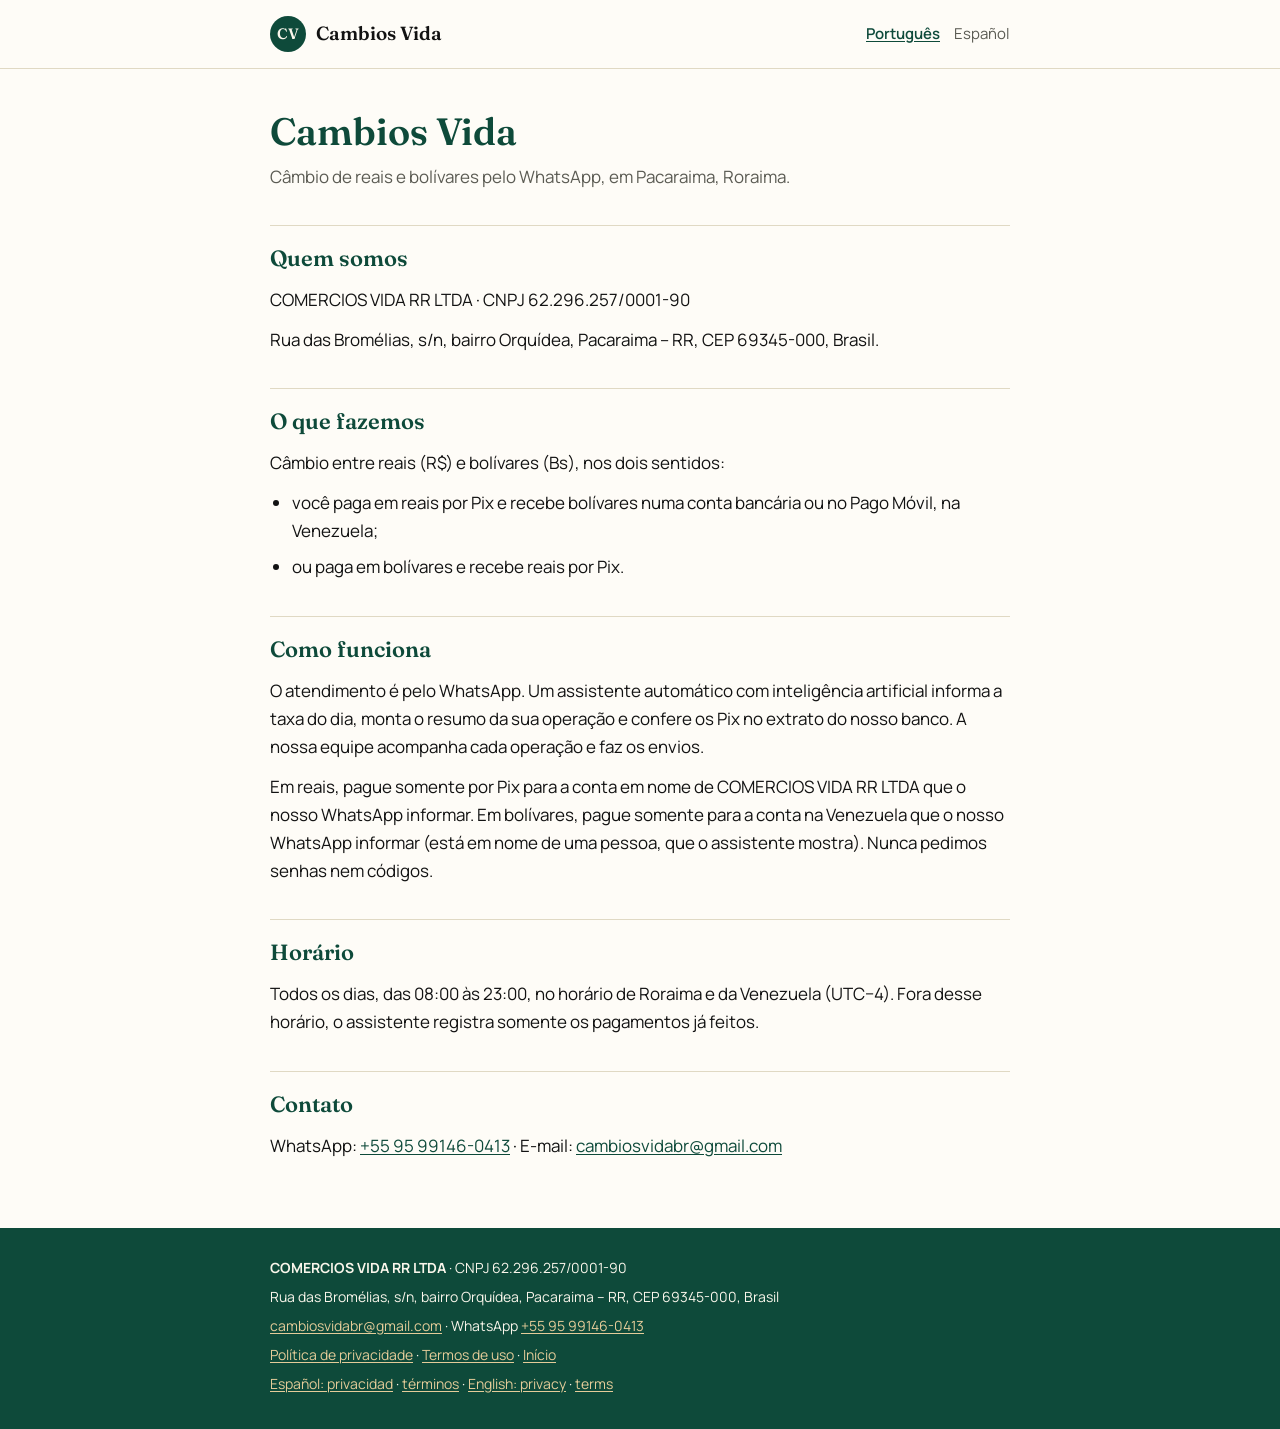
<file: pt/index.html>
<!DOCTYPE html>
<html lang="pt-BR">
<head>
  <meta charset="UTF-8" />
  <meta name="viewport" content="width=device-width, initial-scale=1.0" />
  <title>Cambios Vida — Câmbio de reais e bolívares</title>
  <meta name="description" content="Câmbio de reais e bolívares pelo WhatsApp, em Pacaraima, Roraima. COMERCIOS VIDA RR LTDA." />
  <meta name="theme-color" content="#0E4A3A" />
  <link rel="canonical" href="https://cambiosvida.com.br/pt/" />
  <link rel="alternate" hreflang="pt-BR" href="https://cambiosvida.com.br/pt/" />
  <link rel="alternate" hreflang="es" href="https://cambiosvida.com.br/" />
  <link rel="preconnect" href="https://fonts.googleapis.com" />
  <link rel="preconnect" href="https://fonts.gstatic.com" crossorigin />
  <link href="https://fonts.googleapis.com/css2?family=Fraunces:opsz,wght@9..144,500;9..144,600&family=Manrope:wght@400;600&display=swap" rel="stylesheet" />
  <link rel="stylesheet" href="/assets/legal.css" />
</head>
<body>
  <header class="topbar">
    <div class="wrap topbar-inner">
      <a class="logo" href="/pt/"><span class="logo-mark">CV</span><span class="logo-name">Cambios Vida</span></a>
      <nav class="idiomas" aria-label="Idiomas">
        <a href="/pt/" hreflang="pt-BR" lang="pt-BR" aria-current="page">Português</a>
        <a href="/" hreflang="es" lang="es">Español</a>
      </nav>
    </div>
  </header>
  <main class="wrap doc">
    <h1>Cambios Vida</h1>
    <p class="sub">Câmbio de reais e bolívares pelo WhatsApp, em Pacaraima, Roraima.</p>
    <h2>Quem somos</h2>
    <p>COMERCIOS VIDA RR LTDA · CNPJ 62.296.257/0001-90</p>
    <p>Rua das Bromélias, s/n, bairro Orquídea, Pacaraima – RR, CEP 69345-000, Brasil.</p>
    <h2>O que fazemos</h2>
    <p>Câmbio entre reais (R$) e bolívares (Bs), nos dois sentidos:</p>
    <ul>
      <li>você paga em reais por Pix e recebe bolívares numa conta bancária ou no Pago Móvil, na Venezuela;</li>
      <li>ou paga em bolívares e recebe reais por Pix.</li>
    </ul>
    <h2>Como funciona</h2>
    <p>O atendimento é pelo WhatsApp. Um assistente automático com inteligência artificial informa a taxa do dia, monta o resumo da sua operação e confere os Pix no extrato do nosso banco. A nossa equipe acompanha cada operação e faz os envios.</p>
    <p>Em reais, pague somente por Pix para a conta em nome de COMERCIOS VIDA RR LTDA que o nosso WhatsApp informar. Em bolívares, pague somente para a conta na Venezuela que o nosso WhatsApp informar (está em nome de uma pessoa, que o assistente mostra). Nunca pedimos senhas nem códigos.</p>
    <h2>Horário</h2>
    <p>Todos os dias, das 08:00 às 23:00, no horário de Roraima e da Venezuela (UTC−4). Fora desse horário, o assistente registra somente os pagamentos já feitos.</p>
    <h2>Contato</h2>
    <p>WhatsApp: <a href="https://wa.me/5595991460413">+55 95 99146-0413</a> · E-mail: <a href="mailto:cambiosvidabr@gmail.com">cambiosvidabr@gmail.com</a></p>
  </main>
  <footer class="pie">
    <div class="wrap">
      <p><strong>COMERCIOS VIDA RR LTDA</strong> · CNPJ 62.296.257/0001-90</p>
      <p>Rua das Bromélias, s/n, bairro Orquídea, Pacaraima – RR, CEP 69345-000, Brasil</p>
      <p><a href="mailto:cambiosvidabr@gmail.com">cambiosvidabr@gmail.com</a> · WhatsApp <a href="https://wa.me/5595991460413">+55 95 99146-0413</a></p>
      <p><a href="/privacidade/">Política de privacidade</a> · <a href="/termos/">Termos de uso</a> · <a href="/pt/">Início</a></p>
      <p><a href="/es/privacidad/" hreflang="es" lang="es">Español: privacidad</a> · <a href="/es/terminos/" hreflang="es" lang="es">términos</a> · <a href="/en/privacy/" hreflang="en" lang="en">English: privacy</a> · <a href="/en/terms/" hreflang="en" lang="en">terms</a></p>
    </div>
  </footer>
</body>
</html>
</file>
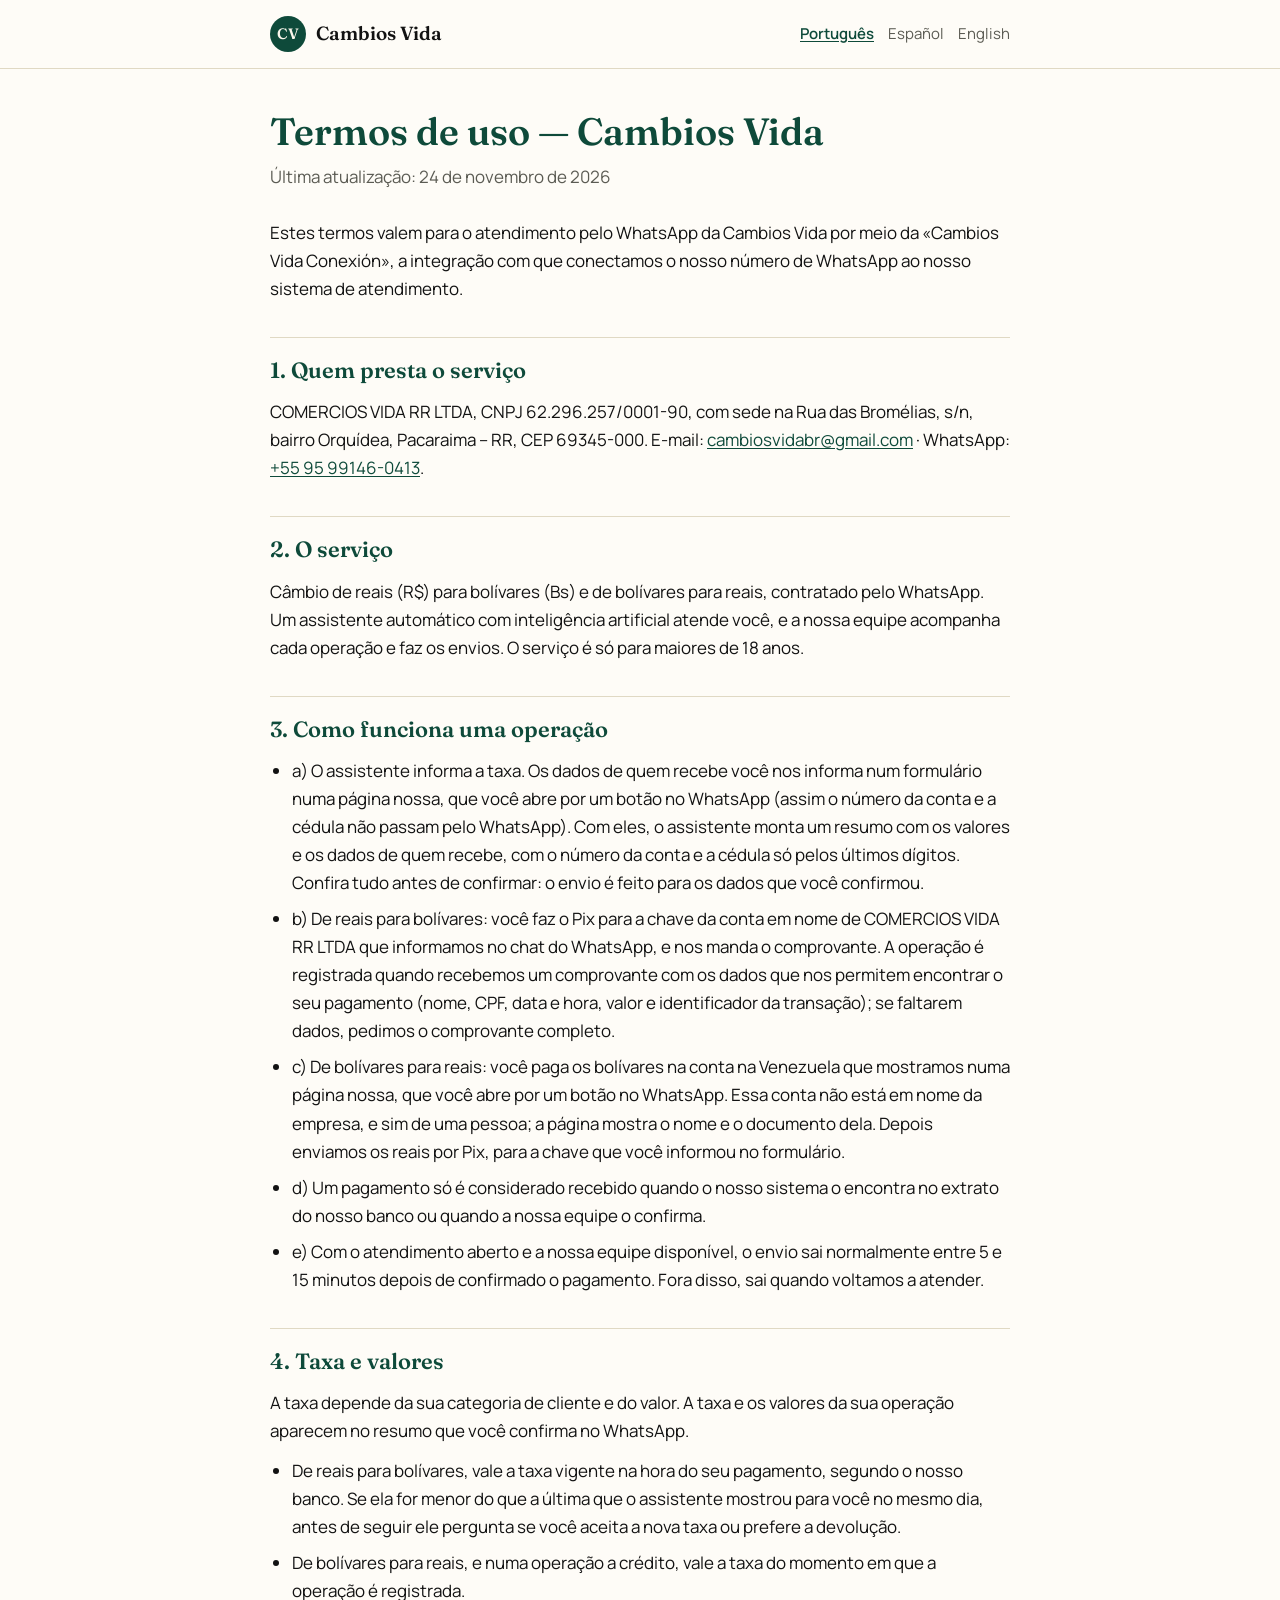
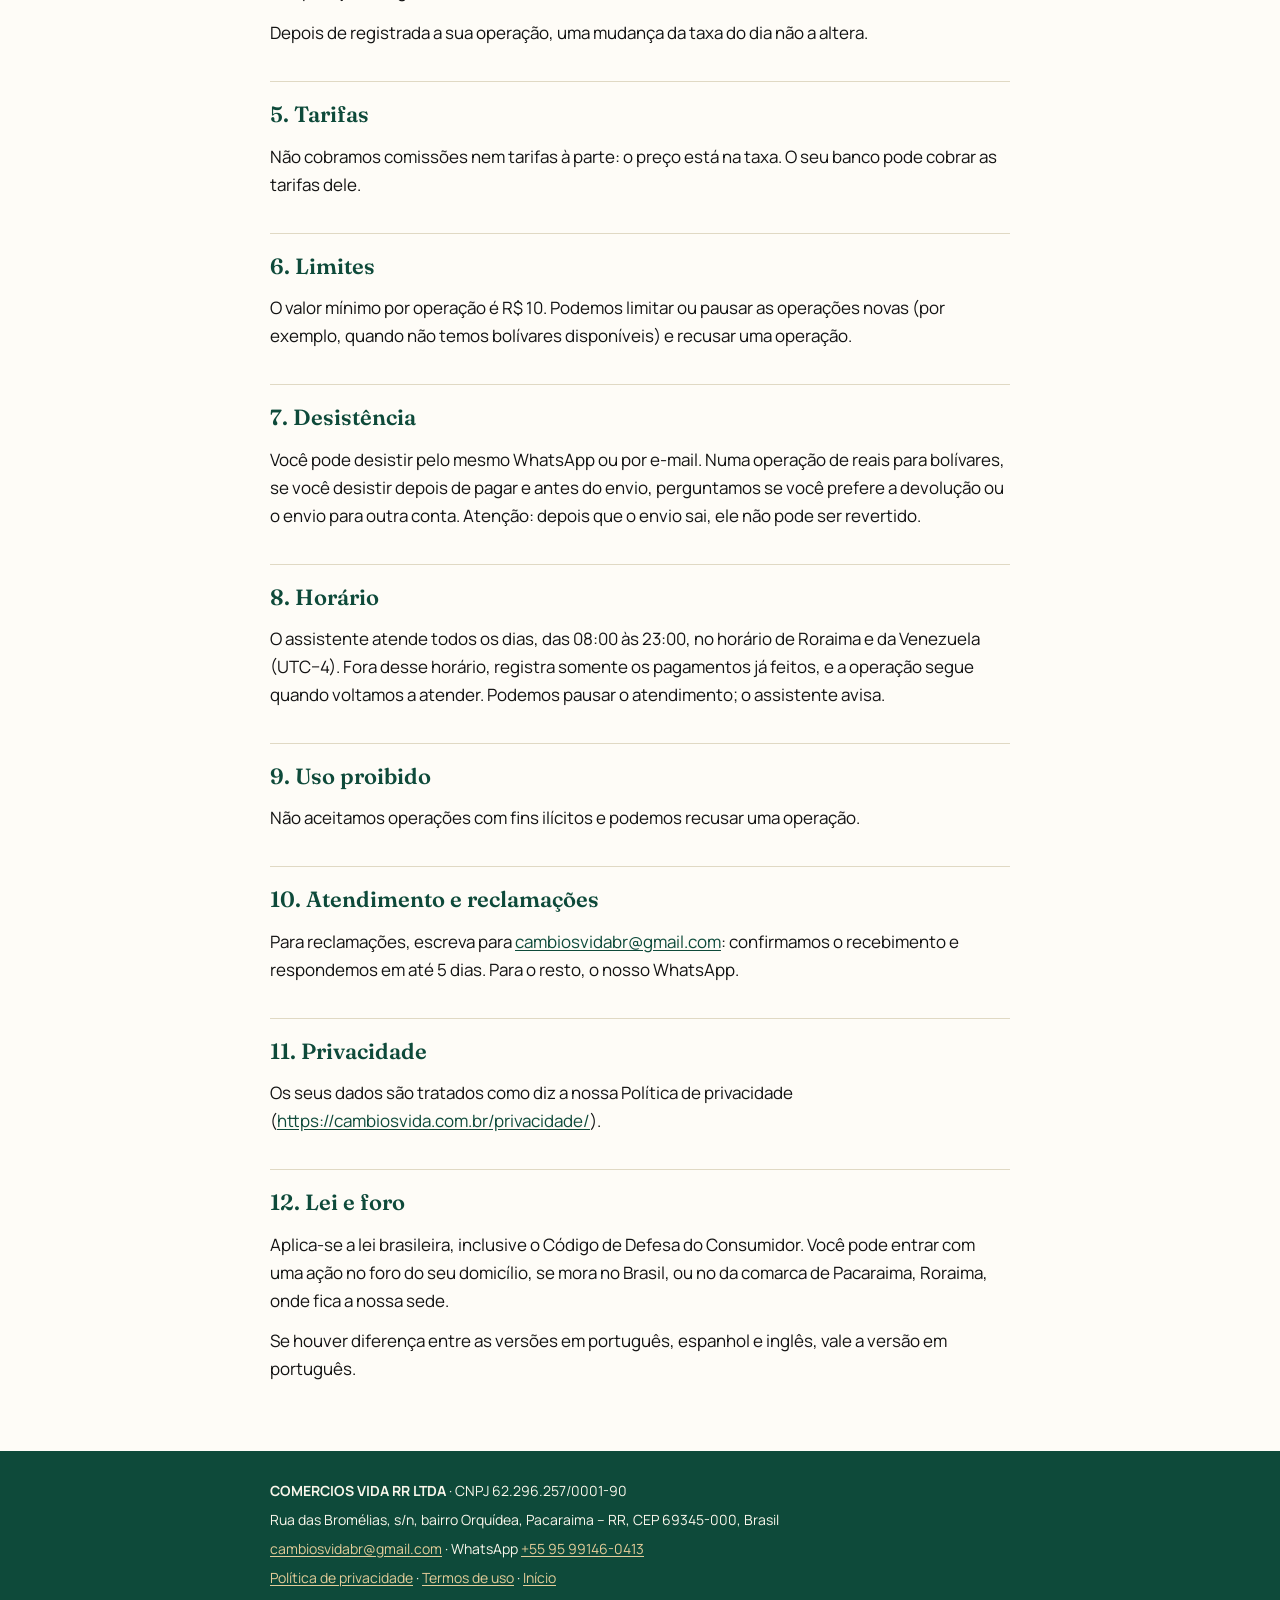
<file: termos/index.html>
<!DOCTYPE html>
<html lang="pt-BR">
<head>
  <meta charset="UTF-8" />
  <meta name="viewport" content="width=device-width, initial-scale=1.0" />
  <title>Termos de uso — Cambios Vida</title>
  <meta name="description" content="As condições do câmbio de reais e bolívares contratado pelo WhatsApp com a COMERCIOS VIDA RR LTDA: taxa, pagamento, prazos, limites, desistência, horário, lei e foro." />
  <meta name="theme-color" content="#0E4A3A" />
  <link rel="canonical" href="https://cambiosvida.com.br/termos/" />
  <link rel="alternate" hreflang="pt-BR" href="https://cambiosvida.com.br/termos/" />
  <link rel="alternate" hreflang="es" href="https://cambiosvida.com.br/es/terminos/" />
  <link rel="alternate" hreflang="en" href="https://cambiosvida.com.br/en/terms/" />
  <link rel="preconnect" href="https://fonts.googleapis.com" />
  <link rel="preconnect" href="https://fonts.gstatic.com" crossorigin />
  <link href="https://fonts.googleapis.com/css2?family=Fraunces:opsz,wght@9..144,500;9..144,600&family=Manrope:wght@400;600&display=swap" rel="stylesheet" />
  <link rel="stylesheet" href="/assets/legal.css" />
</head>
<body>
  <header class="topbar">
    <div class="wrap topbar-inner">
      <a class="logo" href="/pt/"><span class="logo-mark">CV</span><span class="logo-name">Cambios Vida</span></a>
      <nav class="idiomas" aria-label="Idiomas">
        <a href="/termos/" hreflang="pt-BR" lang="pt-BR" aria-current="page">Português</a>
        <a href="/es/terminos/" hreflang="es" lang="es">Español</a>
        <a href="/en/terms/" hreflang="en" lang="en">English</a>
      </nav>
    </div>
  </header>
  <main class="wrap doc">
    <h1>Termos de uso — Cambios Vida</h1>
    <p class="sub">Última atualização: 24 de novembro de 2026</p>
    <p>Estes termos valem para o atendimento pelo WhatsApp da Cambios Vida por meio da «Cambios Vida Conexión», a integração com que conectamos o nosso número de WhatsApp ao nosso sistema de atendimento.</p>
    <h2 id="s1">1. Quem presta o serviço</h2>
    <p>COMERCIOS VIDA RR LTDA, CNPJ 62.296.257/0001-90, com sede na Rua das Bromélias, s/n, bairro Orquídea, Pacaraima – RR, CEP 69345-000. E-mail: <a href="mailto:cambiosvidabr@gmail.com">cambiosvidabr@gmail.com</a> · WhatsApp: <a href="https://wa.me/5595991460413">+55 95 99146-0413</a>.</p>
    <h2 id="s2">2. O serviço</h2>
    <p>Câmbio de reais (R$) para bolívares (Bs) e de bolívares para reais, contratado pelo WhatsApp. Um assistente automático com inteligência artificial atende você, e a nossa equipe acompanha cada operação e faz os envios. O serviço é só para maiores de 18 anos.</p>
    <h2 id="s3">3. Como funciona uma operação</h2>
    <ul>
      <li>a) O assistente informa a taxa. Os dados de quem recebe você nos informa num formulário numa página nossa, que você abre por um botão no WhatsApp (assim o número da conta e a cédula não passam pelo WhatsApp). Com eles, o assistente monta um resumo com os valores e os dados de quem recebe, com o número da conta e a cédula só pelos últimos dígitos. Confira tudo antes de confirmar: o envio é feito para os dados que você confirmou.</li>
      <li>b) De reais para bolívares: você faz o Pix para a chave da conta em nome de COMERCIOS VIDA RR LTDA que informamos no chat do WhatsApp, e nos manda o comprovante. A operação é registrada quando recebemos um comprovante com os dados que nos permitem encontrar o seu pagamento (nome, CPF, data e hora, valor e identificador da transação); se faltarem dados, pedimos o comprovante completo.</li>
      <li>c) De bolívares para reais: você paga os bolívares na conta na Venezuela que mostramos numa página nossa, que você abre por um botão no WhatsApp. Essa conta não está em nome da empresa, e sim de uma pessoa; a página mostra o nome e o documento dela. Depois enviamos os reais por Pix, para a chave que você informou no formulário.</li>
      <li>d) Um pagamento só é considerado recebido quando o nosso sistema o encontra no extrato do nosso banco ou quando a nossa equipe o confirma.</li>
      <li>e) Com o atendimento aberto e a nossa equipe disponível, o envio sai normalmente entre 5 e 15 minutos depois de confirmado o pagamento. Fora disso, sai quando voltamos a atender.</li>
    </ul>
    <h2 id="s4">4. Taxa e valores</h2>
    <p>A taxa depende da sua categoria de cliente e do valor. A taxa e os valores da sua operação aparecem no resumo que você confirma no WhatsApp.</p>
    <ul>
      <li>De reais para bolívares, vale a taxa vigente na hora do seu pagamento, segundo o nosso banco. Se ela for menor do que a última que o assistente mostrou para você no mesmo dia, antes de seguir ele pergunta se você aceita a nova taxa ou prefere a devolução.</li>
      <li>De bolívares para reais, e numa operação a crédito, vale a taxa do momento em que a operação é registrada.</li>
    </ul>
    <p>Depois de registrada a sua operação, uma mudança da taxa do dia não a altera.</p>
    <h2 id="s5">5. Tarifas</h2>
    <p>Não cobramos comissões nem tarifas à parte: o preço está na taxa. O seu banco pode cobrar as tarifas dele.</p>
    <h2 id="s6">6. Limites</h2>
    <p>O valor mínimo por operação é R$ 10. Podemos limitar ou pausar as operações novas (por exemplo, quando não temos bolívares disponíveis) e recusar uma operação.</p>
    <h2 id="s7">7. Desistência</h2>
    <p>Você pode desistir pelo mesmo WhatsApp ou por e-mail. Numa operação de reais para bolívares, se você desistir depois de pagar e antes do envio, perguntamos se você prefere a devolução ou o envio para outra conta. Atenção: depois que o envio sai, ele não pode ser revertido.</p>
    <h2 id="s8">8. Horário</h2>
    <p>O assistente atende todos os dias, das 08:00 às 23:00, no horário de Roraima e da Venezuela (UTC−4). Fora desse horário, registra somente os pagamentos já feitos, e a operação segue quando voltamos a atender. Podemos pausar o atendimento; o assistente avisa.</p>
    <h2 id="s9">9. Uso proibido</h2>
    <p>Não aceitamos operações com fins ilícitos e podemos recusar uma operação.</p>
    <h2 id="s10">10. Atendimento e reclamações</h2>
    <p>Para reclamações, escreva para <a href="mailto:cambiosvidabr@gmail.com">cambiosvidabr@gmail.com</a>: confirmamos o recebimento e respondemos em até 5 dias. Para o resto, o nosso WhatsApp.</p>
    <h2 id="s11">11. Privacidade</h2>
    <p>Os seus dados são tratados como diz a nossa Política de privacidade (<a href="/privacidade/">https://cambiosvida.com.br/privacidade/</a>).</p>
    <h2 id="s12">12. Lei e foro</h2>
    <p>Aplica-se a lei brasileira, inclusive o Código de Defesa do Consumidor. Você pode entrar com uma ação no foro do seu domicílio, se mora no Brasil, ou no da comarca de Pacaraima, Roraima, onde fica a nossa sede.</p>
    <p>Se houver diferença entre as versões em português, espanhol e inglês, vale a versão em português.</p>
  </main>
  <footer class="pie">
    <div class="wrap">
      <p><strong>COMERCIOS VIDA RR LTDA</strong> · CNPJ 62.296.257/0001-90</p>
      <p>Rua das Bromélias, s/n, bairro Orquídea, Pacaraima – RR, CEP 69345-000, Brasil</p>
      <p><a href="mailto:cambiosvidabr@gmail.com">cambiosvidabr@gmail.com</a> · WhatsApp <a href="https://wa.me/5595991460413">+55 95 99146-0413</a></p>
      <p><a href="/privacidade/">Política de privacidade</a> · <a href="/termos/">Termos de uso</a> · <a href="/pt/">Início</a></p>
    </div>
  </footer>
</body>
</html>
</file>
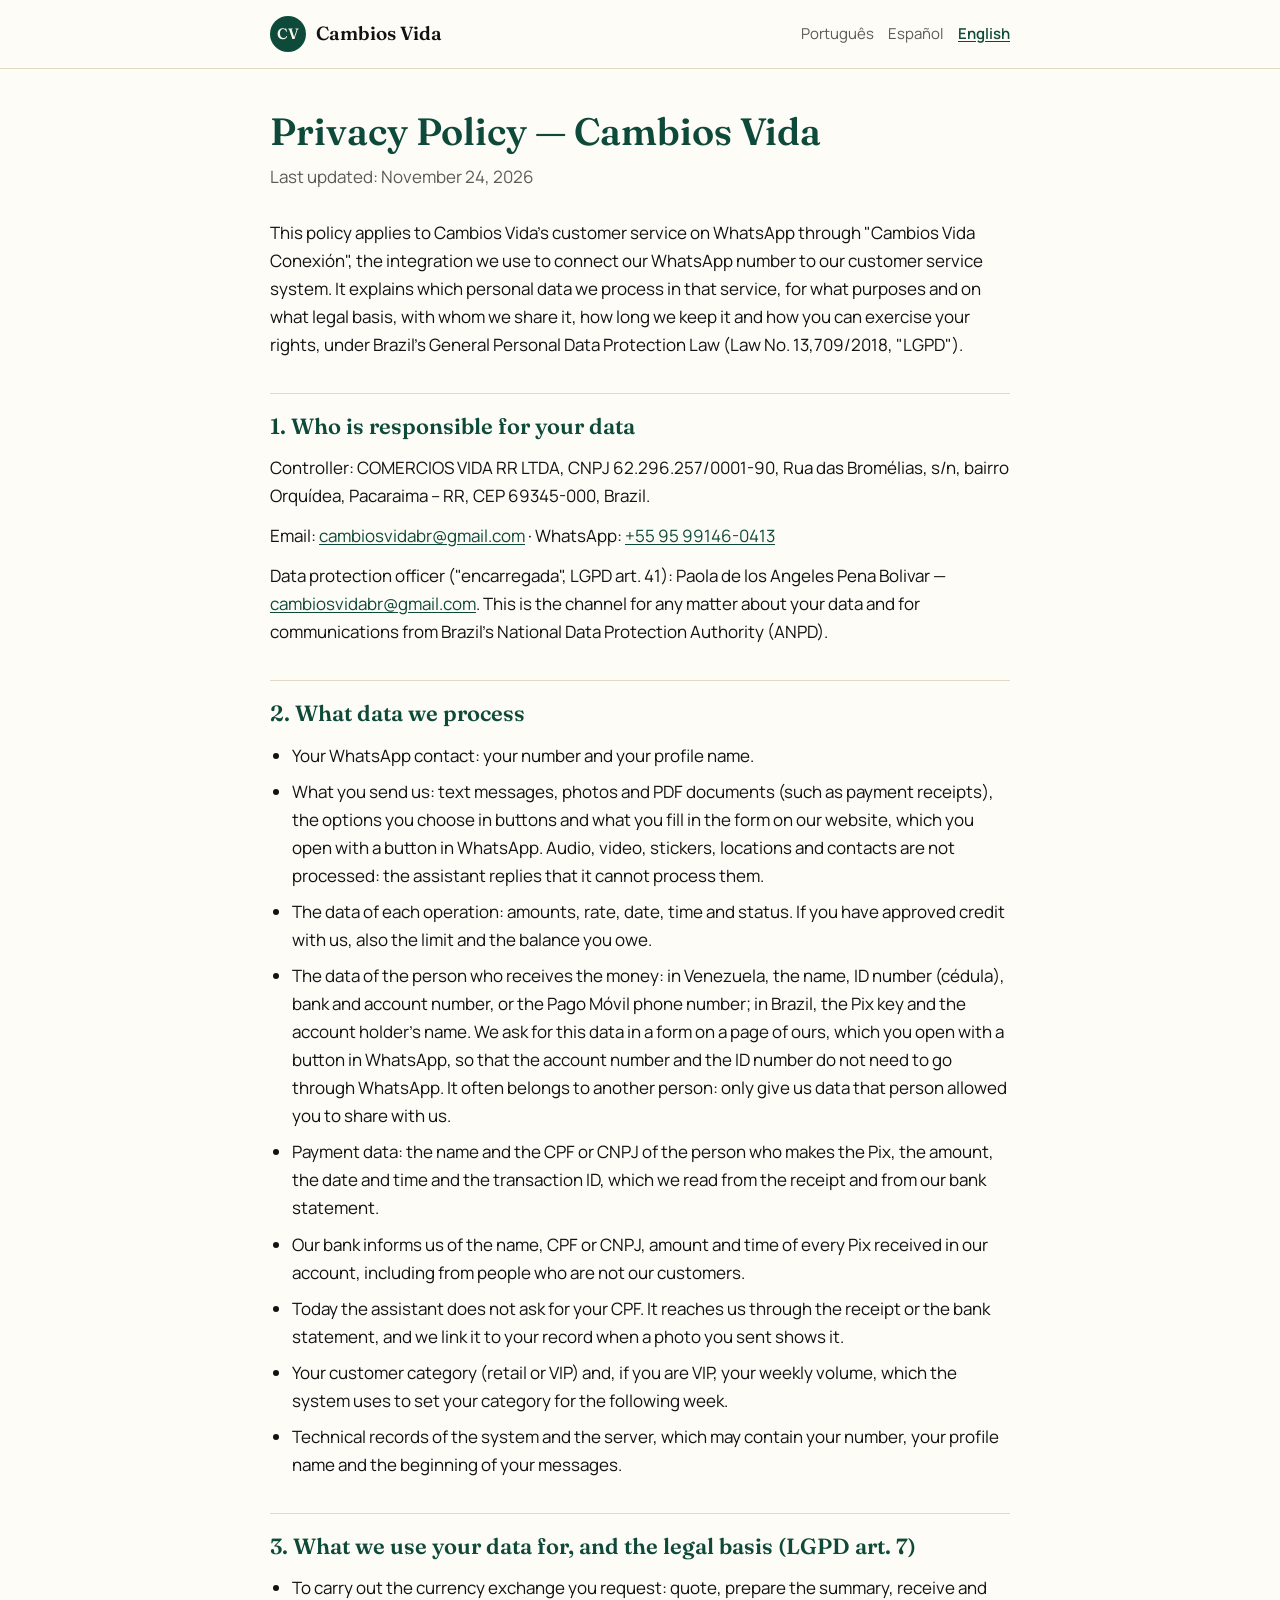
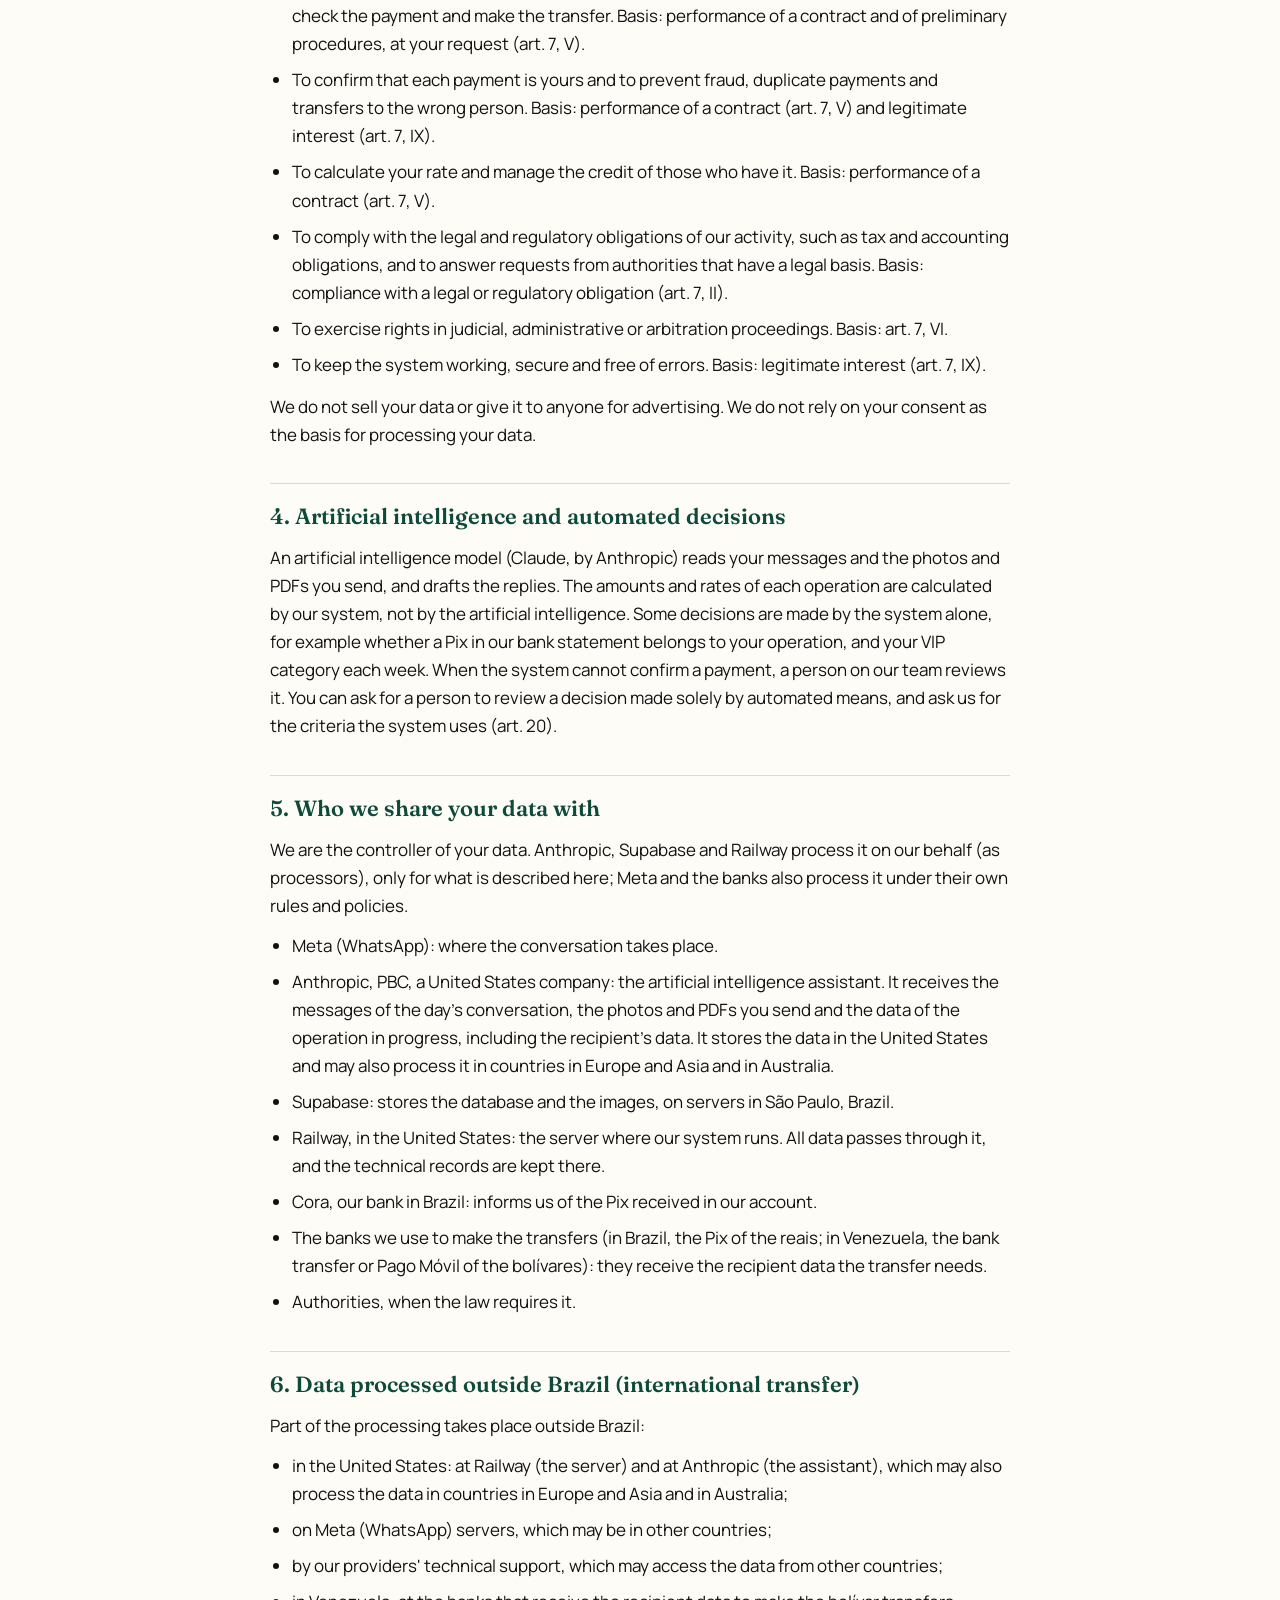
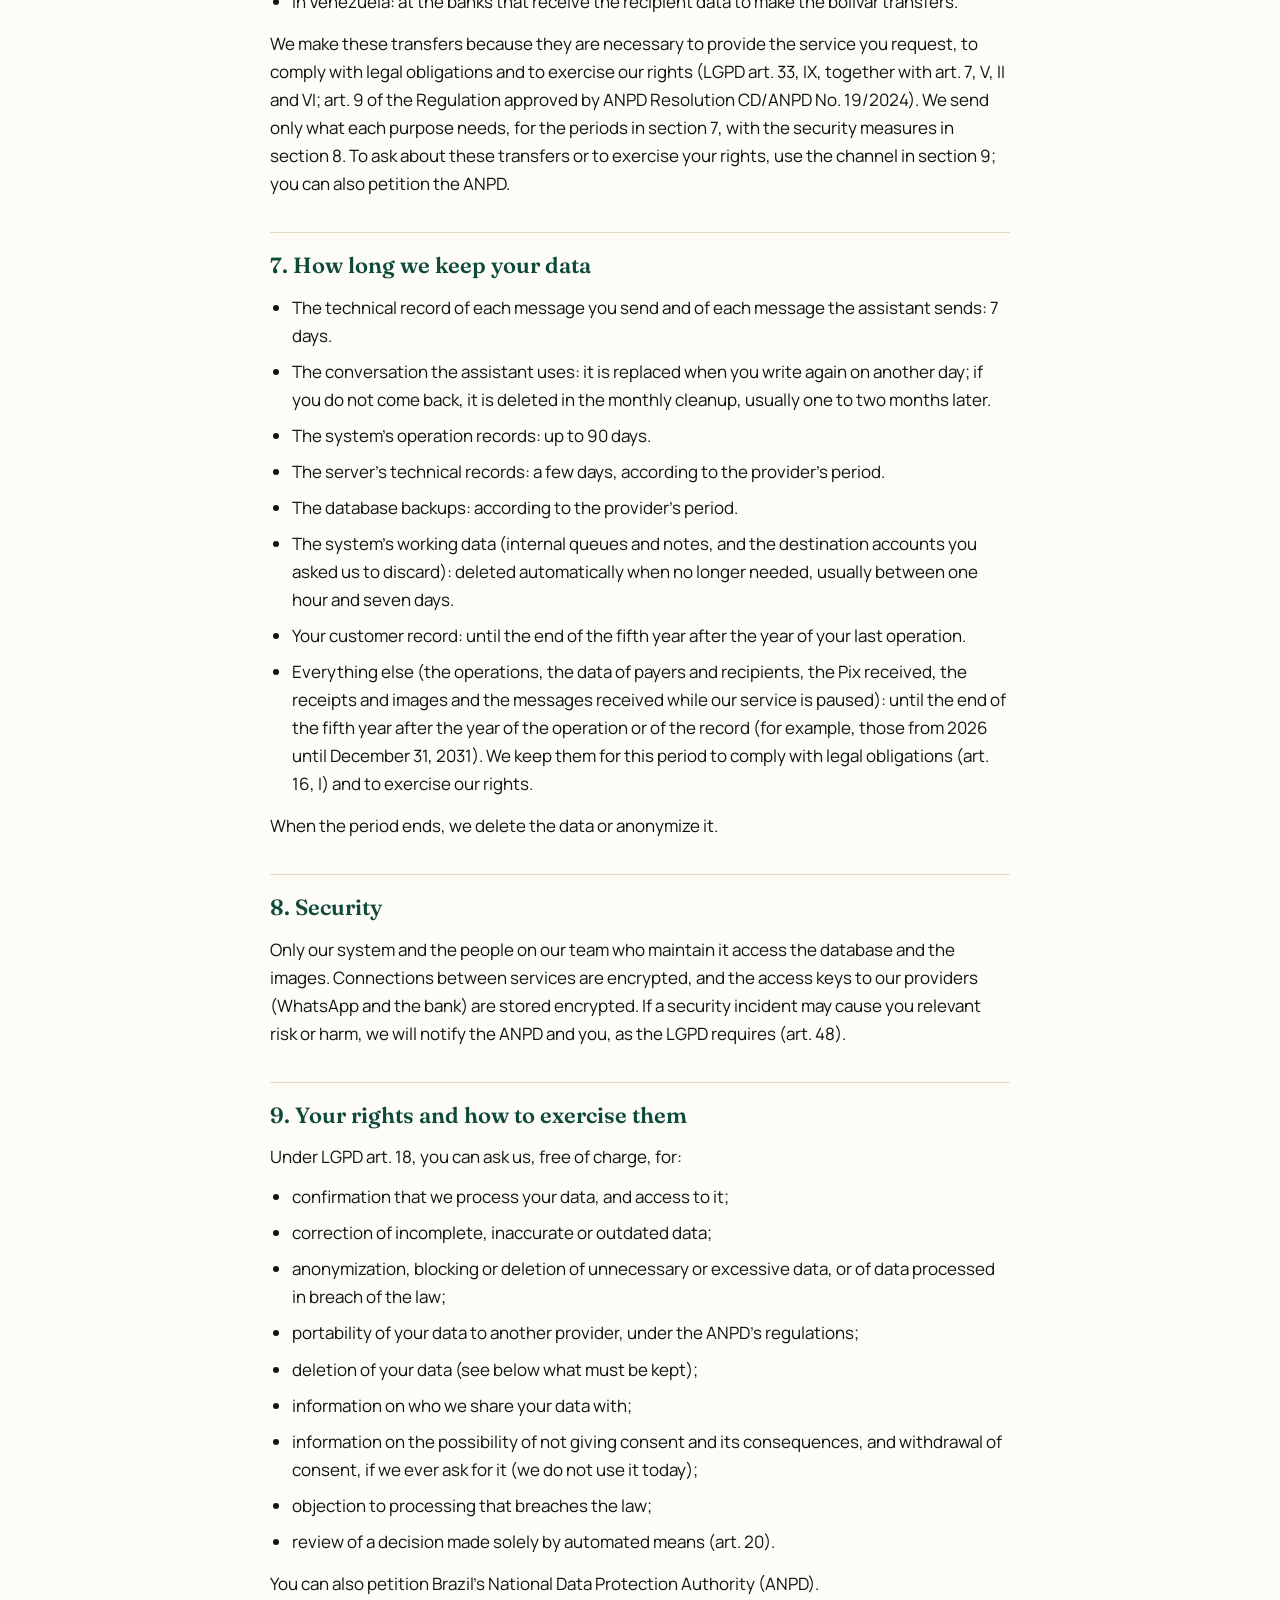
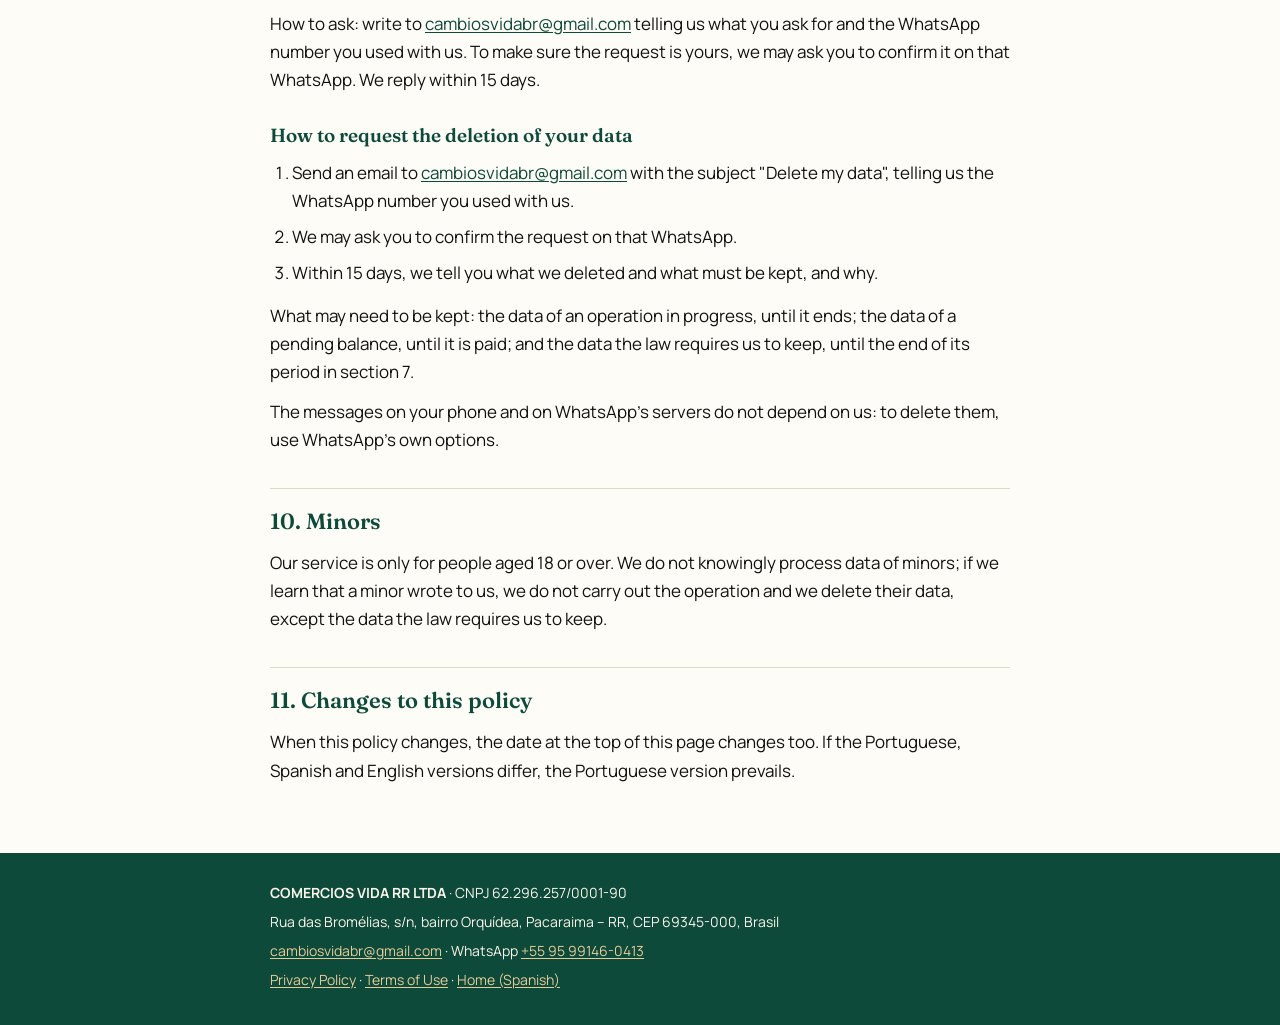
<file: en/privacy/index.html>
<!DOCTYPE html>
<html lang="en">
<head>
  <meta charset="UTF-8" />
  <meta name="viewport" content="width=device-width, initial-scale=1.0" />
  <title>Privacy Policy — Cambios Vida</title>
  <meta name="description" content="Which personal data COMERCIOS VIDA RR LTDA processes in its WhatsApp customer service, why, with whom it is shared, how long it is kept and how to exercise your rights under Brazil’s LGPD." />
  <meta name="theme-color" content="#0E4A3A" />
  <link rel="canonical" href="https://cambiosvida.com.br/en/privacy/" />
  <link rel="alternate" hreflang="pt-BR" href="https://cambiosvida.com.br/privacidade/" />
  <link rel="alternate" hreflang="es" href="https://cambiosvida.com.br/es/privacidad/" />
  <link rel="alternate" hreflang="en" href="https://cambiosvida.com.br/en/privacy/" />
  <link rel="preconnect" href="https://fonts.googleapis.com" />
  <link rel="preconnect" href="https://fonts.gstatic.com" crossorigin />
  <link href="https://fonts.googleapis.com/css2?family=Fraunces:opsz,wght@9..144,500;9..144,600&family=Manrope:wght@400;600&display=swap" rel="stylesheet" />
  <link rel="stylesheet" href="/assets/legal.css" />
</head>
<body>
  <header class="topbar">
    <div class="wrap topbar-inner">
      <a class="logo" href="/"><span class="logo-mark">CV</span><span class="logo-name">Cambios Vida</span></a>
      <nav class="idiomas" aria-label="Languages">
        <a href="/privacidade/" hreflang="pt-BR" lang="pt-BR">Português</a>
        <a href="/es/privacidad/" hreflang="es" lang="es">Español</a>
        <a href="/en/privacy/" hreflang="en" lang="en" aria-current="page">English</a>
      </nav>
    </div>
  </header>
  <main class="wrap doc">
    <h1>Privacy Policy — Cambios Vida</h1>
    <p class="sub">Last updated: November 24, 2026</p>
    <p>This policy applies to Cambios Vida's customer service on WhatsApp through &quot;Cambios Vida Conexión&quot;, the integration we use to connect our WhatsApp number to our customer service system. It explains which personal data we process in that service, for what purposes and on what legal basis, with whom we share it, how long we keep it and how you can exercise your rights, under Brazil's General Personal Data Protection Law (Law No. 13,709/2018, &quot;LGPD&quot;).</p>
    <h2 id="s1">1. Who is responsible for your data</h2>
    <p>Controller: COMERCIOS VIDA RR LTDA, CNPJ 62.296.257/0001-90, Rua das Bromélias, s/n, bairro Orquídea, Pacaraima – RR, CEP 69345-000, Brazil.</p>
    <p>Email: <a href="mailto:cambiosvidabr@gmail.com">cambiosvidabr@gmail.com</a> · WhatsApp: <a href="https://wa.me/5595991460413">+55 95 99146-0413</a></p>
    <p>Data protection officer (&quot;encarregada&quot;, LGPD art. 41): Paola de los Angeles Pena Bolivar — <a href="mailto:cambiosvidabr@gmail.com">cambiosvidabr@gmail.com</a>. This is the channel for any matter about your data and for communications from Brazil's National Data Protection Authority (ANPD).</p>
    <h2 id="s2">2. What data we process</h2>
    <ul>
      <li>Your WhatsApp contact: your number and your profile name.</li>
      <li>What you send us: text messages, photos and PDF documents (such as payment receipts), the options you choose in buttons and what you fill in the form on our website, which you open with a button in WhatsApp. Audio, video, stickers, locations and contacts are not processed: the assistant replies that it cannot process them.</li>
      <li>The data of each operation: amounts, rate, date, time and status. If you have approved credit with us, also the limit and the balance you owe.</li>
      <li>The data of the person who receives the money: in Venezuela, the name, ID number (cédula), bank and account number, or the Pago Móvil phone number; in Brazil, the Pix key and the account holder's name. We ask for this data in a form on a page of ours, which you open with a button in WhatsApp, so that the account number and the ID number do not need to go through WhatsApp. It often belongs to another person: only give us data that person allowed you to share with us.</li>
      <li>Payment data: the name and the CPF or CNPJ of the person who makes the Pix, the amount, the date and time and the transaction ID, which we read from the receipt and from our bank statement.</li>
      <li>Our bank informs us of the name, CPF or CNPJ, amount and time of every Pix received in our account, including from people who are not our customers.</li>
      <li>Today the assistant does not ask for your CPF. It reaches us through the receipt or the bank statement, and we link it to your record when a photo you sent shows it.</li>
      <li>Your customer category (retail or VIP) and, if you are VIP, your weekly volume, which the system uses to set your category for the following week.</li>
      <li>Technical records of the system and the server, which may contain your number, your profile name and the beginning of your messages.</li>
    </ul>
    <h2 id="s3">3. What we use your data for, and the legal basis (LGPD art. 7)</h2>
    <ul>
      <li>To carry out the currency exchange you request: quote, prepare the summary, receive and check the payment and make the transfer. Basis: performance of a contract and of preliminary procedures, at your request (art. 7, V).</li>
      <li>To confirm that each payment is yours and to prevent fraud, duplicate payments and transfers to the wrong person. Basis: performance of a contract (art. 7, V) and legitimate interest (art. 7, IX).</li>
      <li>To calculate your rate and manage the credit of those who have it. Basis: performance of a contract (art. 7, V).</li>
      <li>To comply with the legal and regulatory obligations of our activity, such as tax and accounting obligations, and to answer requests from authorities that have a legal basis. Basis: compliance with a legal or regulatory obligation (art. 7, II).</li>
      <li>To exercise rights in judicial, administrative or arbitration proceedings. Basis: art. 7, VI.</li>
      <li>To keep the system working, secure and free of errors. Basis: legitimate interest (art. 7, IX).</li>
    </ul>
    <p>We do not sell your data or give it to anyone for advertising. We do not rely on your consent as the basis for processing your data.</p>
    <h2 id="s4">4. Artificial intelligence and automated decisions</h2>
    <p>An artificial intelligence model (Claude, by Anthropic) reads your messages and the photos and PDFs you send, and drafts the replies. The amounts and rates of each operation are calculated by our system, not by the artificial intelligence. Some decisions are made by the system alone, for example whether a Pix in our bank statement belongs to your operation, and your VIP category each week. When the system cannot confirm a payment, a person on our team reviews it. You can ask for a person to review a decision made solely by automated means, and ask us for the criteria the system uses (art. 20).</p>
    <h2 id="s5">5. Who we share your data with</h2>
    <p>We are the controller of your data. Anthropic, Supabase and Railway process it on our behalf (as processors), only for what is described here; Meta and the banks also process it under their own rules and policies.</p>
    <ul>
      <li>Meta (WhatsApp): where the conversation takes place.</li>
      <li>Anthropic, PBC, a United States company: the artificial intelligence assistant. It receives the messages of the day's conversation, the photos and PDFs you send and the data of the operation in progress, including the recipient's data. It stores the data in the United States and may also process it in countries in Europe and Asia and in Australia.</li>
      <li>Supabase: stores the database and the images, on servers in São Paulo, Brazil.</li>
      <li>Railway, in the United States: the server where our system runs. All data passes through it, and the technical records are kept there.</li>
      <li>Cora, our bank in Brazil: informs us of the Pix received in our account.</li>
      <li>The banks we use to make the transfers (in Brazil, the Pix of the reais; in Venezuela, the bank transfer or Pago Móvil of the bolívares): they receive the recipient data the transfer needs.</li>
      <li>Authorities, when the law requires it.</li>
    </ul>
    <h2 id="s6">6. Data processed outside Brazil (international transfer)</h2>
    <p>Part of the processing takes place outside Brazil:</p>
    <ul>
      <li>in the United States: at Railway (the server) and at Anthropic (the assistant), which may also process the data in countries in Europe and Asia and in Australia;</li>
      <li>on Meta (WhatsApp) servers, which may be in other countries;</li>
      <li>by our providers' technical support, which may access the data from other countries;</li>
      <li>in Venezuela: at the banks that receive the recipient data to make the bolívar transfers.</li>
    </ul>
    <p>We make these transfers because they are necessary to provide the service you request, to comply with legal obligations and to exercise our rights (LGPD art. 33, IX, together with art. 7, V, II and VI; art. 9 of the Regulation approved by ANPD Resolution CD/ANPD No. 19/2024). We send only what each purpose needs, for the periods in section 7, with the security measures in section 8. To ask about these transfers or to exercise your rights, use the channel in section 9; you can also petition the ANPD.</p>
    <h2 id="s7">7. How long we keep your data</h2>
    <ul>
      <li>The technical record of each message you send and of each message the assistant sends: 7 days.</li>
      <li>The conversation the assistant uses: it is replaced when you write again on another day; if you do not come back, it is deleted in the monthly cleanup, usually one to two months later.</li>
      <li>The system's operation records: up to 90 days.</li>
      <li>The server's technical records: a few days, according to the provider's period.</li>
      <li>The database backups: according to the provider's period.</li>
      <li>The system's working data (internal queues and notes, and the destination accounts you asked us to discard): deleted automatically when no longer needed, usually between one hour and seven days.</li>
      <li>Your customer record: until the end of the fifth year after the year of your last operation.</li>
      <li>Everything else (the operations, the data of payers and recipients, the Pix received, the receipts and images and the messages received while our service is paused): until the end of the fifth year after the year of the operation or of the record (for example, those from 2026 until December 31, 2031). We keep them for this period to comply with legal obligations (art. 16, I) and to exercise our rights.</li>
    </ul>
    <p>When the period ends, we delete the data or anonymize it.</p>
    <h2 id="s8">8. Security</h2>
    <p>Only our system and the people on our team who maintain it access the database and the images. Connections between services are encrypted, and the access keys to our providers (WhatsApp and the bank) are stored encrypted. If a security incident may cause you relevant risk or harm, we will notify the ANPD and you, as the LGPD requires (art. 48).</p>
    <h2 id="s9">9. Your rights and how to exercise them</h2>
    <p>Under LGPD art. 18, you can ask us, free of charge, for:</p>
    <ul>
      <li>confirmation that we process your data, and access to it;</li>
      <li>correction of incomplete, inaccurate or outdated data;</li>
      <li>anonymization, blocking or deletion of unnecessary or excessive data, or of data processed in breach of the law;</li>
      <li>portability of your data to another provider, under the ANPD's regulations;</li>
      <li>deletion of your data (see below what must be kept);</li>
      <li>information on who we share your data with;</li>
      <li>information on the possibility of not giving consent and its consequences, and withdrawal of consent, if we ever ask for it (we do not use it today);</li>
      <li>objection to processing that breaches the law;</li>
      <li>review of a decision made solely by automated means (art. 20).</li>
    </ul>
    <p>You can also petition Brazil's National Data Protection Authority (ANPD).</p>
    <p>How to ask: write to <a href="mailto:cambiosvidabr@gmail.com">cambiosvidabr@gmail.com</a> telling us what you ask for and the WhatsApp number you used with us. To make sure the request is yours, we may ask you to confirm it on that WhatsApp. We reply within 15 days.</p>
    <h3 id="delete-your-data">How to request the deletion of your data</h3>
    <ol>
      <li>Send an email to <a href="mailto:cambiosvidabr@gmail.com">cambiosvidabr@gmail.com</a> with the subject &quot;Delete my data&quot;, telling us the WhatsApp number you used with us.</li>
      <li>We may ask you to confirm the request on that WhatsApp.</li>
      <li>Within 15 days, we tell you what we deleted and what must be kept, and why.</li>
    </ol>
    <p>What may need to be kept: the data of an operation in progress, until it ends; the data of a pending balance, until it is paid; and the data the law requires us to keep, until the end of its period in section 7.</p>
    <p>The messages on your phone and on WhatsApp's servers do not depend on us: to delete them, use WhatsApp's own options.</p>
    <h2 id="s10">10. Minors</h2>
    <p>Our service is only for people aged 18 or over. We do not knowingly process data of minors; if we learn that a minor wrote to us, we do not carry out the operation and we delete their data, except the data the law requires us to keep.</p>
    <h2 id="s11">11. Changes to this policy</h2>
    <p>When this policy changes, the date at the top of this page changes too. If the Portuguese, Spanish and English versions differ, the Portuguese version prevails.</p>
  </main>
  <footer class="pie">
    <div class="wrap">
      <p><strong>COMERCIOS VIDA RR LTDA</strong> · CNPJ 62.296.257/0001-90</p>
      <p>Rua das Bromélias, s/n, bairro Orquídea, Pacaraima – RR, CEP 69345-000, Brasil</p>
      <p><a href="mailto:cambiosvidabr@gmail.com">cambiosvidabr@gmail.com</a> · WhatsApp <a href="https://wa.me/5595991460413">+55 95 99146-0413</a></p>
      <p><a href="/en/privacy/">Privacy Policy</a> · <a href="/en/terms/">Terms of Use</a> · <a href="/">Home (Spanish)</a></p>
    </div>
  </footer>
</body>
</html>
</file>
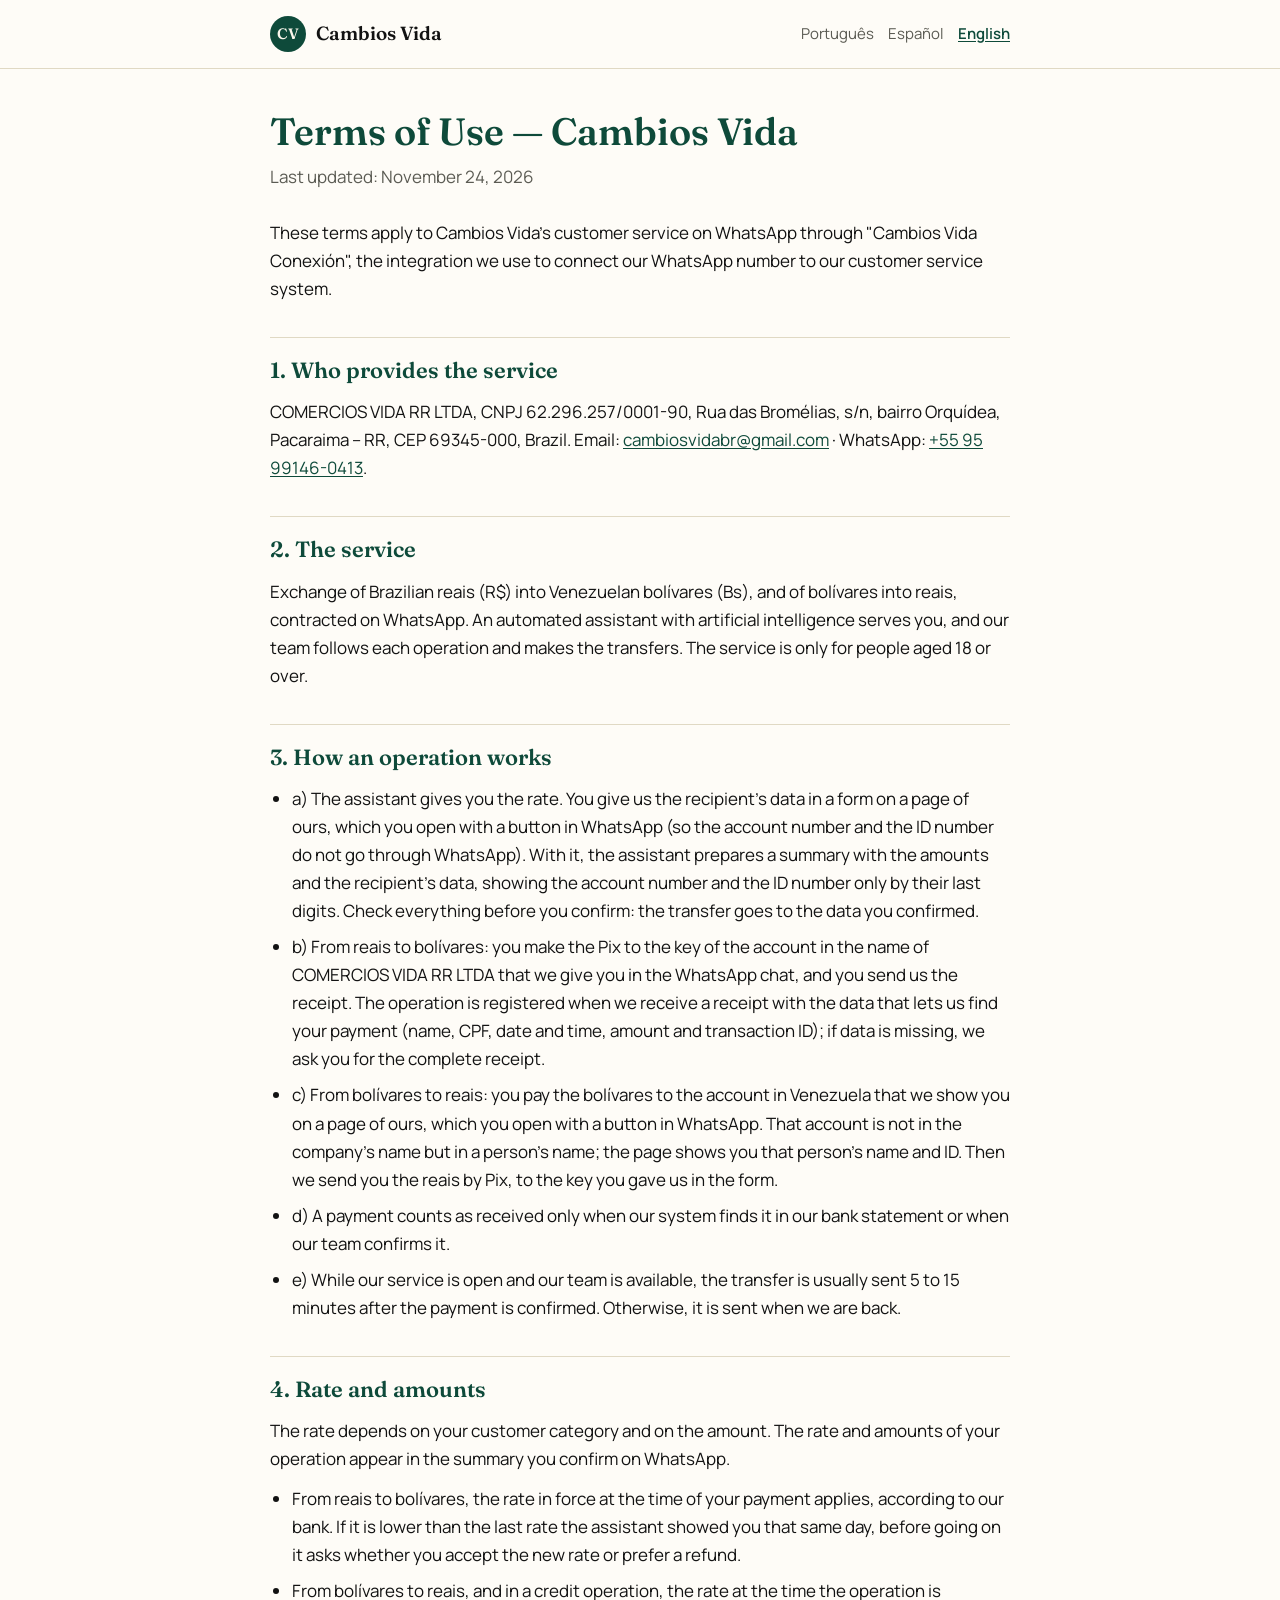
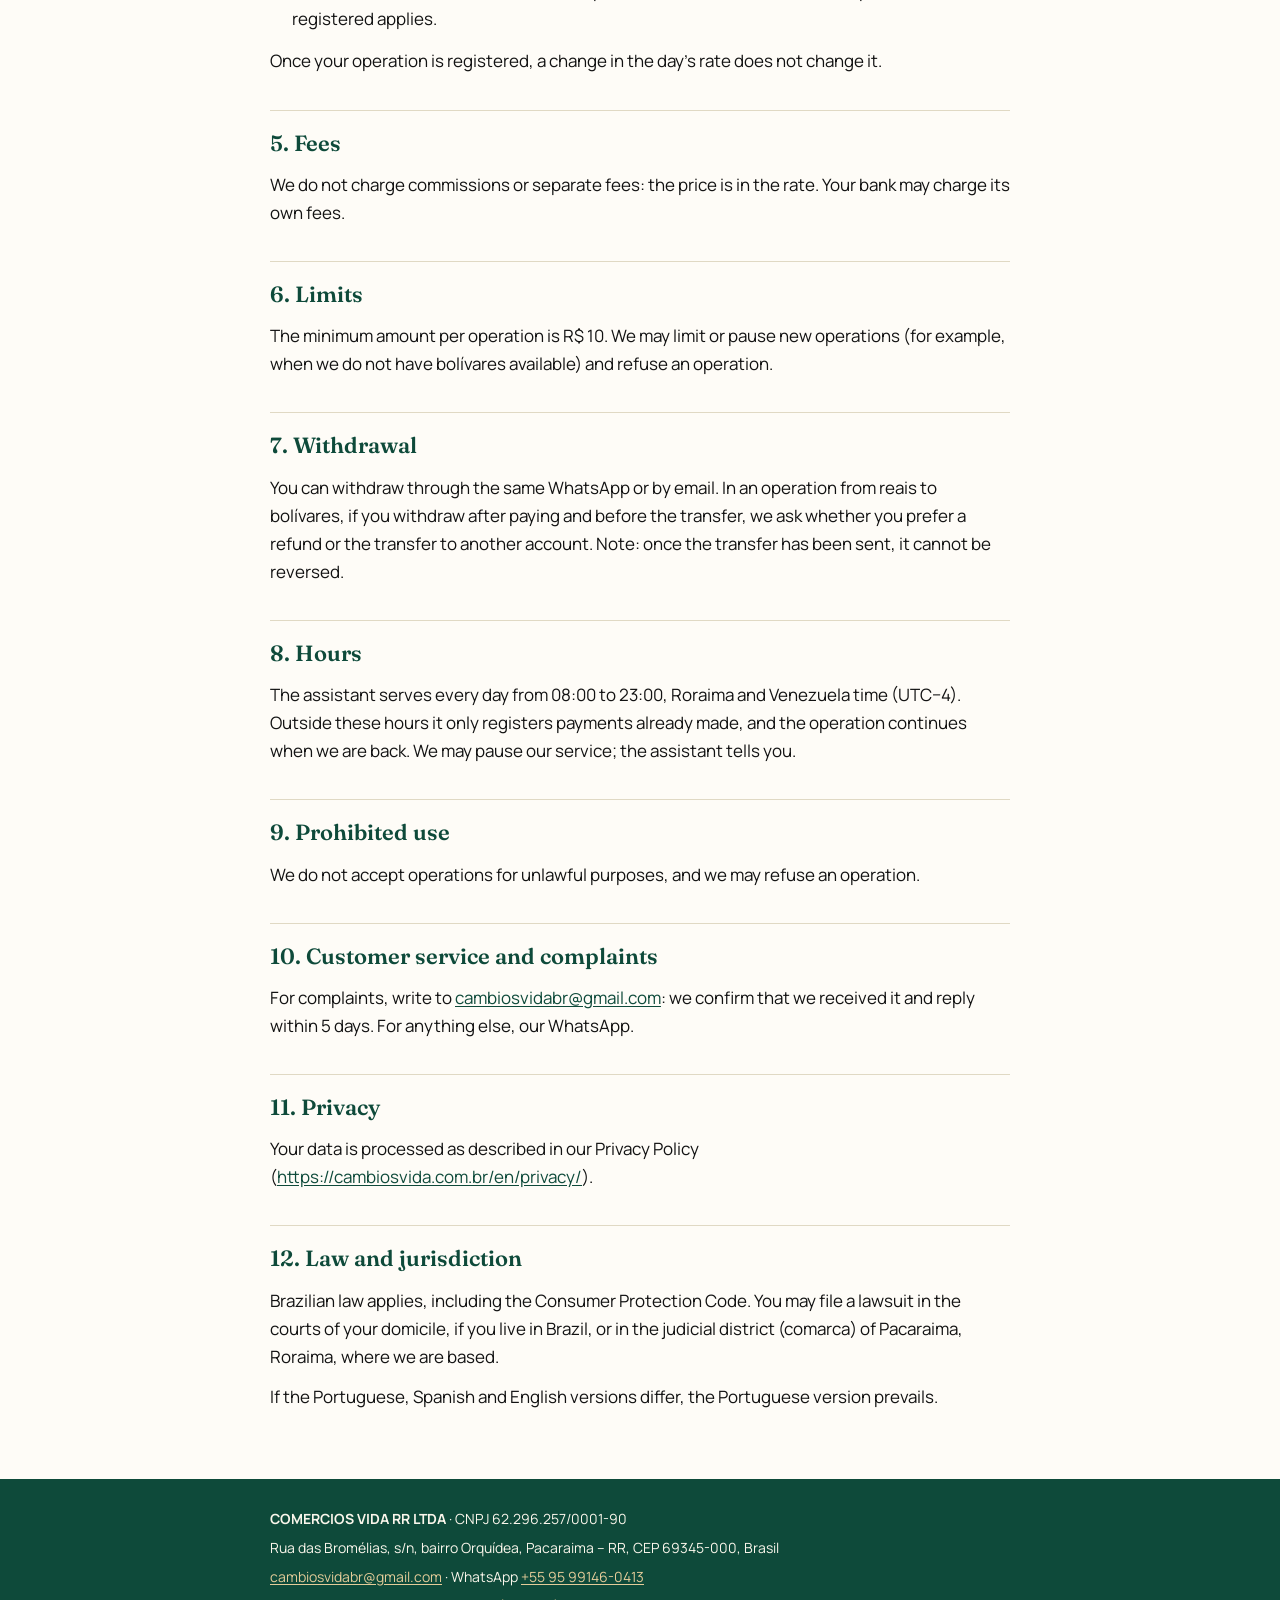
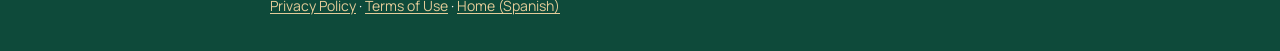
<file: en/terms/index.html>
<!DOCTYPE html>
<html lang="en">
<head>
  <meta charset="UTF-8" />
  <meta name="viewport" content="width=device-width, initial-scale=1.0" />
  <title>Terms of Use — Cambios Vida</title>
  <meta name="description" content="The conditions of the reais and bolívares exchange contracted on WhatsApp with COMERCIOS VIDA RR LTDA: rate, payment, timing, limits, withdrawal, hours, law and jurisdiction." />
  <meta name="theme-color" content="#0E4A3A" />
  <link rel="canonical" href="https://cambiosvida.com.br/en/terms/" />
  <link rel="alternate" hreflang="pt-BR" href="https://cambiosvida.com.br/termos/" />
  <link rel="alternate" hreflang="es" href="https://cambiosvida.com.br/es/terminos/" />
  <link rel="alternate" hreflang="en" href="https://cambiosvida.com.br/en/terms/" />
  <link rel="preconnect" href="https://fonts.googleapis.com" />
  <link rel="preconnect" href="https://fonts.gstatic.com" crossorigin />
  <link href="https://fonts.googleapis.com/css2?family=Fraunces:opsz,wght@9..144,500;9..144,600&family=Manrope:wght@400;600&display=swap" rel="stylesheet" />
  <link rel="stylesheet" href="/assets/legal.css" />
</head>
<body>
  <header class="topbar">
    <div class="wrap topbar-inner">
      <a class="logo" href="/"><span class="logo-mark">CV</span><span class="logo-name">Cambios Vida</span></a>
      <nav class="idiomas" aria-label="Languages">
        <a href="/termos/" hreflang="pt-BR" lang="pt-BR">Português</a>
        <a href="/es/terminos/" hreflang="es" lang="es">Español</a>
        <a href="/en/terms/" hreflang="en" lang="en" aria-current="page">English</a>
      </nav>
    </div>
  </header>
  <main class="wrap doc">
    <h1>Terms of Use — Cambios Vida</h1>
    <p class="sub">Last updated: November 24, 2026</p>
    <p>These terms apply to Cambios Vida's customer service on WhatsApp through &quot;Cambios Vida Conexión&quot;, the integration we use to connect our WhatsApp number to our customer service system.</p>
    <h2 id="s1">1. Who provides the service</h2>
    <p>COMERCIOS VIDA RR LTDA, CNPJ 62.296.257/0001-90, Rua das Bromélias, s/n, bairro Orquídea, Pacaraima – RR, CEP 69345-000, Brazil. Email: <a href="mailto:cambiosvidabr@gmail.com">cambiosvidabr@gmail.com</a> · WhatsApp: <a href="https://wa.me/5595991460413">+55 95 99146-0413</a>.</p>
    <h2 id="s2">2. The service</h2>
    <p>Exchange of Brazilian reais (R$) into Venezuelan bolívares (Bs), and of bolívares into reais, contracted on WhatsApp. An automated assistant with artificial intelligence serves you, and our team follows each operation and makes the transfers. The service is only for people aged 18 or over.</p>
    <h2 id="s3">3. How an operation works</h2>
    <ul>
      <li>a) The assistant gives you the rate. You give us the recipient's data in a form on a page of ours, which you open with a button in WhatsApp (so the account number and the ID number do not go through WhatsApp). With it, the assistant prepares a summary with the amounts and the recipient's data, showing the account number and the ID number only by their last digits. Check everything before you confirm: the transfer goes to the data you confirmed.</li>
      <li>b) From reais to bolívares: you make the Pix to the key of the account in the name of COMERCIOS VIDA RR LTDA that we give you in the WhatsApp chat, and you send us the receipt. The operation is registered when we receive a receipt with the data that lets us find your payment (name, CPF, date and time, amount and transaction ID); if data is missing, we ask you for the complete receipt.</li>
      <li>c) From bolívares to reais: you pay the bolívares to the account in Venezuela that we show you on a page of ours, which you open with a button in WhatsApp. That account is not in the company's name but in a person's name; the page shows you that person's name and ID. Then we send you the reais by Pix, to the key you gave us in the form.</li>
      <li>d) A payment counts as received only when our system finds it in our bank statement or when our team confirms it.</li>
      <li>e) While our service is open and our team is available, the transfer is usually sent 5 to 15 minutes after the payment is confirmed. Otherwise, it is sent when we are back.</li>
    </ul>
    <h2 id="s4">4. Rate and amounts</h2>
    <p>The rate depends on your customer category and on the amount. The rate and amounts of your operation appear in the summary you confirm on WhatsApp.</p>
    <ul>
      <li>From reais to bolívares, the rate in force at the time of your payment applies, according to our bank. If it is lower than the last rate the assistant showed you that same day, before going on it asks whether you accept the new rate or prefer a refund.</li>
      <li>From bolívares to reais, and in a credit operation, the rate at the time the operation is registered applies.</li>
    </ul>
    <p>Once your operation is registered, a change in the day's rate does not change it.</p>
    <h2 id="s5">5. Fees</h2>
    <p>We do not charge commissions or separate fees: the price is in the rate. Your bank may charge its own fees.</p>
    <h2 id="s6">6. Limits</h2>
    <p>The minimum amount per operation is R$ 10. We may limit or pause new operations (for example, when we do not have bolívares available) and refuse an operation.</p>
    <h2 id="s7">7. Withdrawal</h2>
    <p>You can withdraw through the same WhatsApp or by email. In an operation from reais to bolívares, if you withdraw after paying and before the transfer, we ask whether you prefer a refund or the transfer to another account. Note: once the transfer has been sent, it cannot be reversed.</p>
    <h2 id="s8">8. Hours</h2>
    <p>The assistant serves every day from 08:00 to 23:00, Roraima and Venezuela time (UTC−4). Outside these hours it only registers payments already made, and the operation continues when we are back. We may pause our service; the assistant tells you.</p>
    <h2 id="s9">9. Prohibited use</h2>
    <p>We do not accept operations for unlawful purposes, and we may refuse an operation.</p>
    <h2 id="s10">10. Customer service and complaints</h2>
    <p>For complaints, write to <a href="mailto:cambiosvidabr@gmail.com">cambiosvidabr@gmail.com</a>: we confirm that we received it and reply within 5 days. For anything else, our WhatsApp.</p>
    <h2 id="s11">11. Privacy</h2>
    <p>Your data is processed as described in our Privacy Policy (<a href="/en/privacy/">https://cambiosvida.com.br/en/privacy/</a>).</p>
    <h2 id="s12">12. Law and jurisdiction</h2>
    <p>Brazilian law applies, including the Consumer Protection Code. You may file a lawsuit in the courts of your domicile, if you live in Brazil, or in the judicial district (comarca) of Pacaraima, Roraima, where we are based.</p>
    <p>If the Portuguese, Spanish and English versions differ, the Portuguese version prevails.</p>
  </main>
  <footer class="pie">
    <div class="wrap">
      <p><strong>COMERCIOS VIDA RR LTDA</strong> · CNPJ 62.296.257/0001-90</p>
      <p>Rua das Bromélias, s/n, bairro Orquídea, Pacaraima – RR, CEP 69345-000, Brasil</p>
      <p><a href="mailto:cambiosvidabr@gmail.com">cambiosvidabr@gmail.com</a> · WhatsApp <a href="https://wa.me/5595991460413">+55 95 99146-0413</a></p>
      <p><a href="/en/privacy/">Privacy Policy</a> · <a href="/en/terms/">Terms of Use</a> · <a href="/">Home (Spanish)</a></p>
    </div>
  </footer>
</body>
</html>
</file>
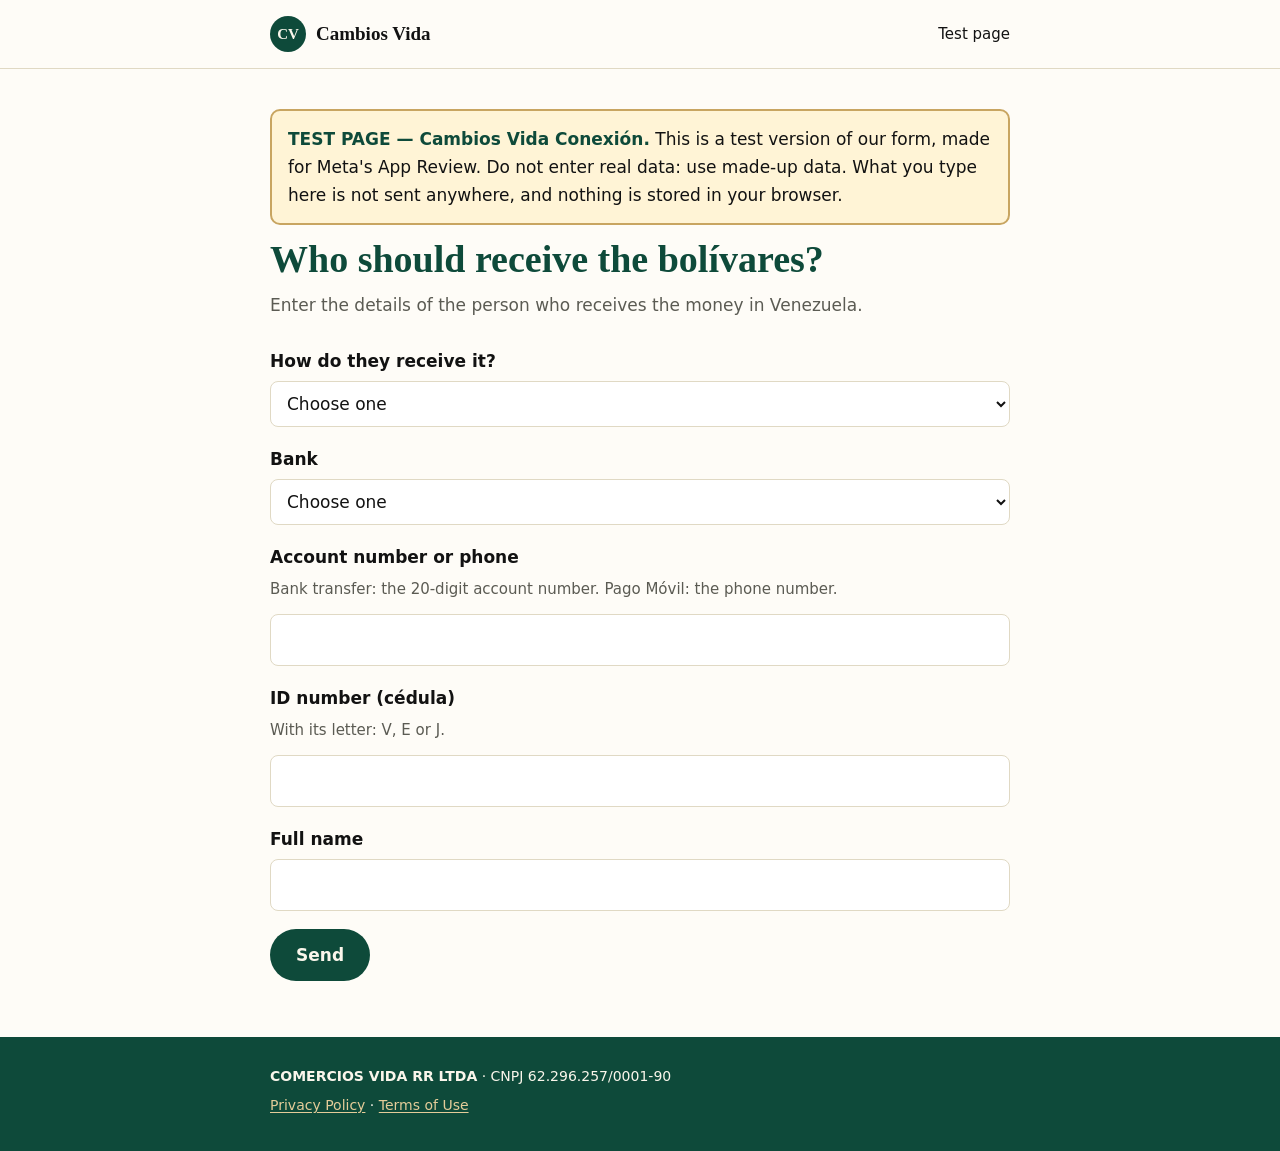
<file: en/test-form/index.html>
<!DOCTYPE html>
<html lang="en">
<head>
  <meta charset="UTF-8" />
  <meta name="viewport" content="width=device-width, initial-scale=1.0" />
  <title>Recipient details (test) — Cambios Vida</title>
  <meta name="description" content="Test version of the Cambios Vida recipient details form, for Meta's App Review. What you type is not sent anywhere, and nothing is stored in your browser." />
  <meta name="robots" content="noindex, nofollow" />
  <meta name="theme-color" content="#0E4A3A" />
  <link rel="stylesheet" href="/assets/legal.css" />
  <style>
    .prueba { background: #FFF4D6; border: 2px solid var(--gold); border-radius: 10px; padding: 14px 16px; margin: 0 0 26px; }
    .prueba strong { color: var(--bg-dark); }
    form { display: grid; gap: 18px; }
    label, legend { font-weight: 600; display: block; margin-bottom: 6px; }
    .ayuda { color: var(--ink-muted); font-size: 15px; margin: -2px 0 6px; }
    input, select { width: 100%; font: inherit; padding: 11px 12px; border: 1px solid var(--border); border-radius: 8px; background: #fff;
      color: var(--ink); }
    input:focus, select:focus { outline: 2px solid var(--gold); outline-offset: 1px; }
    button, .boton { font: inherit; font-weight: 600; background: var(--bg-dark); color: var(--cream); border: 0; border-radius: 999px;
      padding: 12px 26px; cursor: pointer; text-decoration: none; display: inline-block; }
    .hecho { background: var(--cream); border: 1px solid var(--border); border-radius: 10px; padding: 18px; }
    .hecho p { margin-bottom: 14px; }
  </style>
</head>
<body>
  <header class="topbar">
    <div class="wrap topbar-inner">
      <a class="logo" href="/"><span class="logo-mark">CV</span><span class="logo-name">Cambios Vida</span></a>
      <span class="idiomas">Test page</span>
    </div>
  </header>
  <main class="wrap doc">
    <p class="prueba"><strong>TEST PAGE — Cambios Vida Conexión.</strong> This is a test version of our form, made for Meta's App Review.
      Do not enter real data: use made-up data. What you type here is not sent anywhere, and nothing is stored in your browser.</p>
    <h1>Who should receive the bolívares?</h1>
    <p class="sub">Enter the details of the person who receives the money in Venezuela.</p>

    <!-- No field names and no form action: even without the script, there is nothing to send. -->
    <form id="formulario" autocomplete="off">
      <div>
        <label for="como">How do they receive it?</label>
        <select id="como" required>
          <option value="">Choose one</option>
          <option>Bank transfer</option>
          <option>Pago Móvil (mobile payment)</option>
        </select>
      </div>
      <div>
        <label for="banco">Bank</label>
        <select id="banco" required>
          <option value="">Choose one</option>
          <option>Banesco</option>
          <option>Mercantil</option>
          <option>Banco de Venezuela</option>
          <option>BBVA Provincial</option>
          <option>BNC</option>
          <option>Other bank</option>
        </select>
      </div>
      <div>
        <label for="cuenta">Account number or phone</label>
        <p class="ayuda">Bank transfer: the 20-digit account number. Pago Móvil: the phone number.</p>
        <input id="cuenta" type="text" inputmode="numeric" autocomplete="off" required />
      </div>
      <div>
        <label for="cedula">ID number (cédula)</label>
        <p class="ayuda">With its letter: V, E or J.</p>
        <input id="cedula" type="text" autocomplete="off" required />
      </div>
      <div>
        <label for="nombre">Full name</label>
        <input id="nombre" type="text" autocomplete="off" required />
      </div>
      <div><button type="submit">Send</button></div>
    </form>

    <div id="hecho" class="hecho" tabindex="-1" hidden>
      <p><strong>Test complete.</strong> What you typed was not sent anywhere, nothing was stored in your browser, and the form was
        cleared.</p>
      <p>You can close this page and go back to WhatsApp.</p>
    </div>
  </main>
  <footer class="pie">
    <div class="wrap">
      <p><strong>COMERCIOS VIDA RR LTDA</strong> · CNPJ 62.296.257/0001-90</p>
      <p><a href="/en/privacy/">Privacy Policy</a> · <a href="/en/terms/">Terms of Use</a></p>
    </div>
  </footer>
  <script>
    // TEST ONLY: the data never leaves this page. No request, no cookie, no storage: the form is cleared and hidden.
    (function () {
      var formulario = document.getElementById('formulario');
      var hecho = document.getElementById('hecho');
      formulario.addEventListener('submit', function (evento) {
        evento.preventDefault();
        formulario.reset();
        formulario.hidden = true;
        hecho.hidden = false;
        hecho.focus();
      });
    })();
  </script>
</body>
</html>
</file>
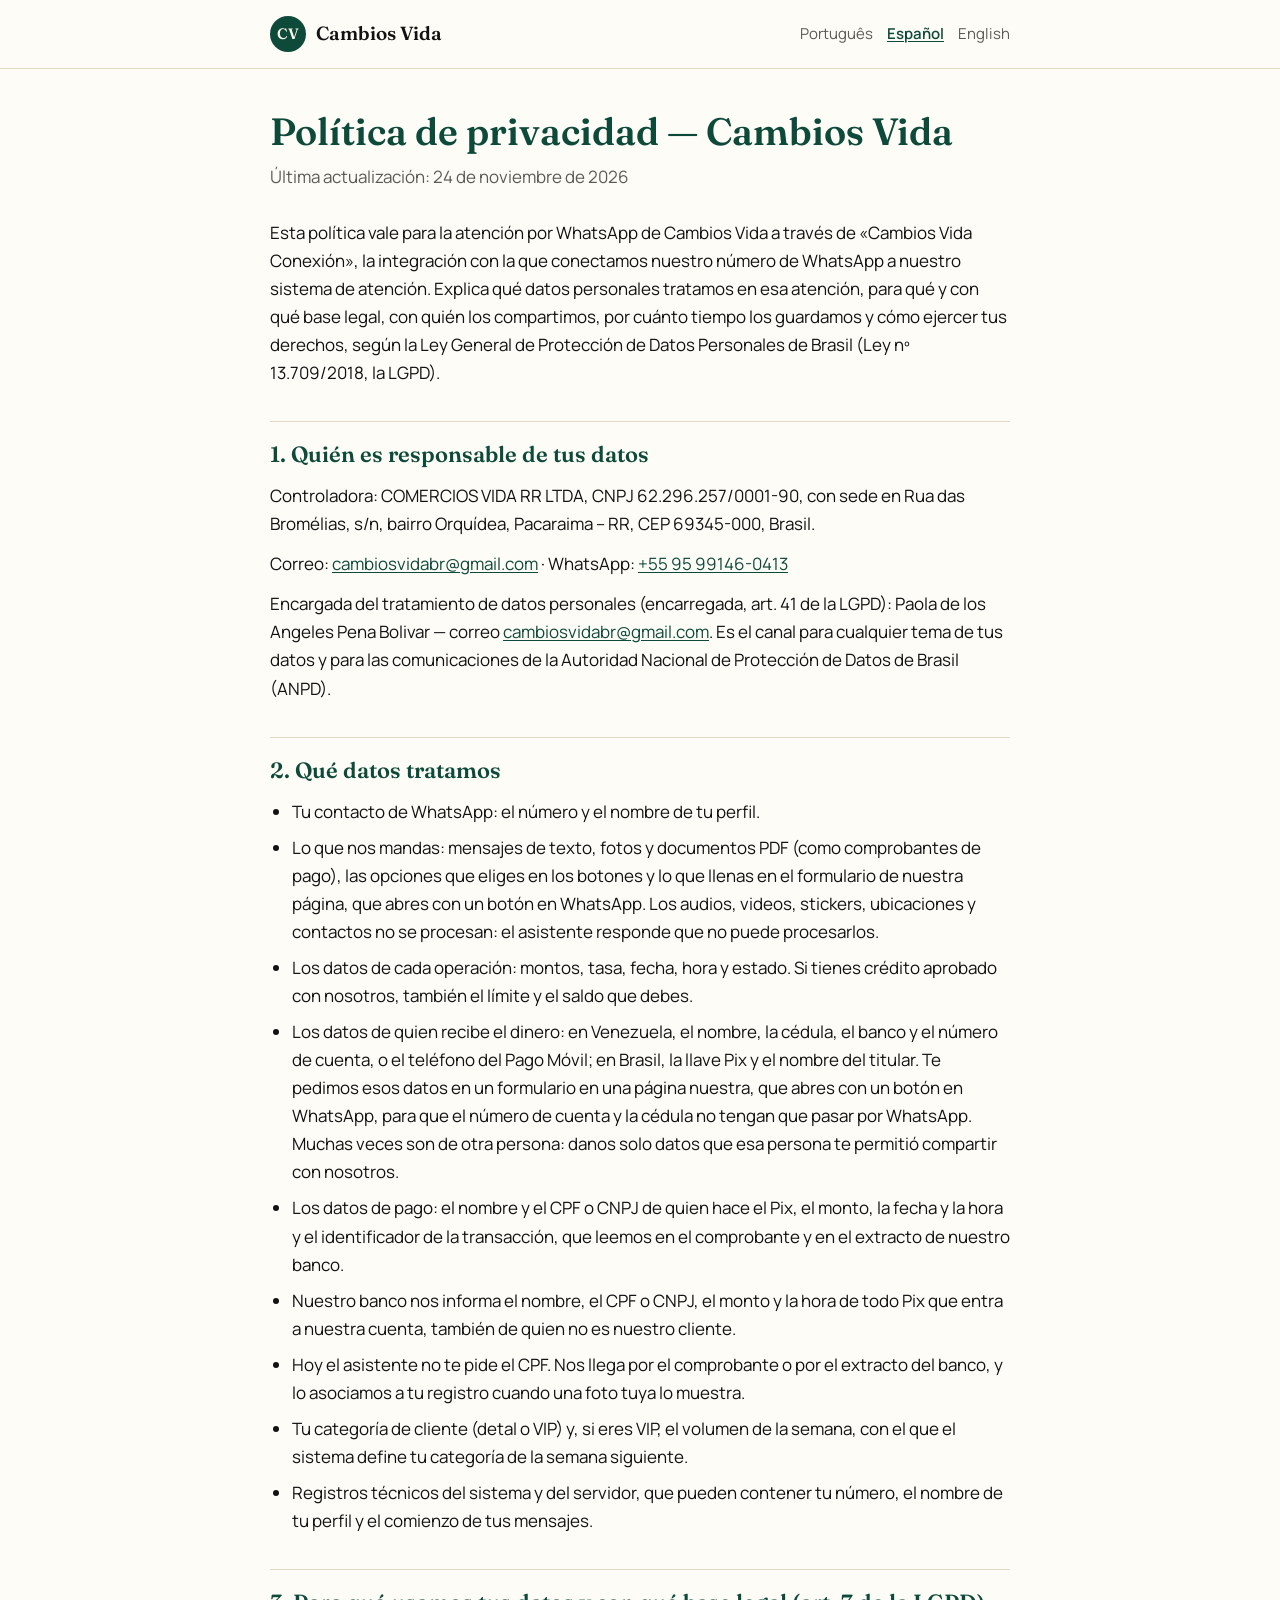
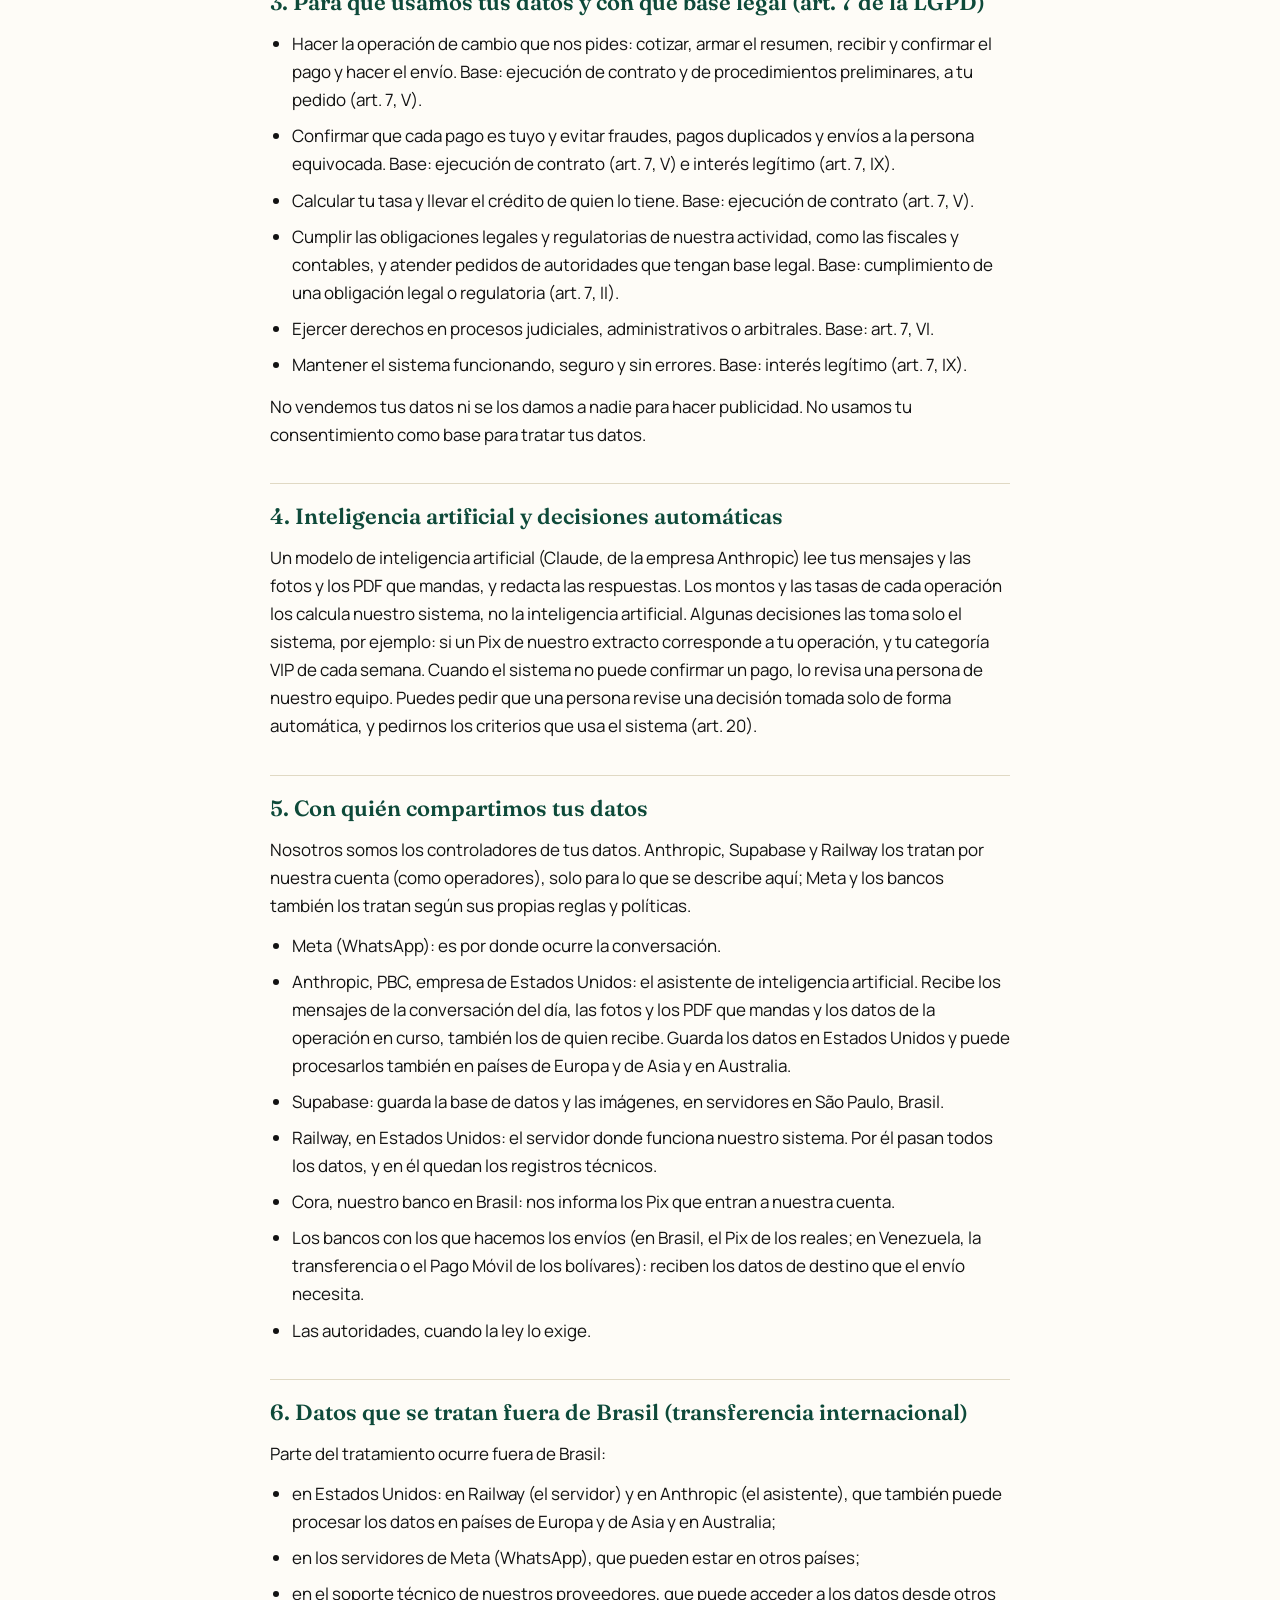
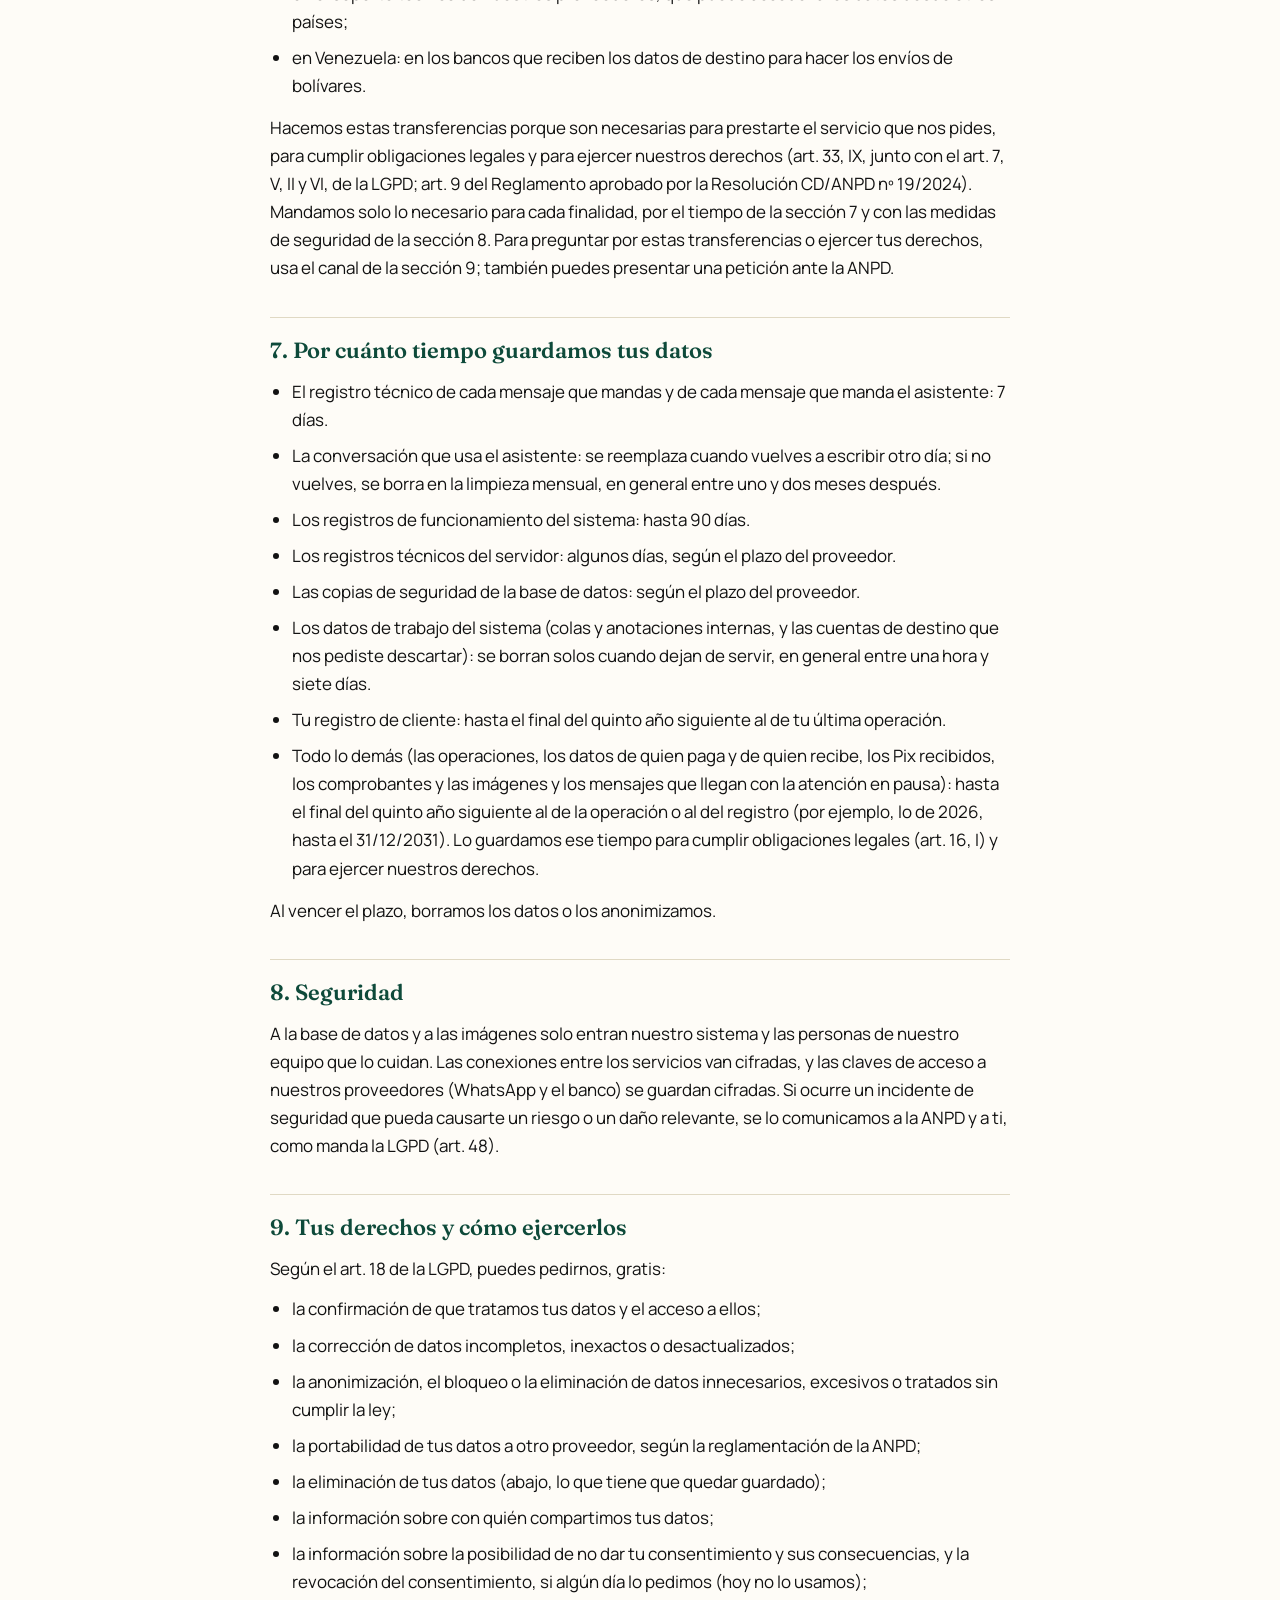
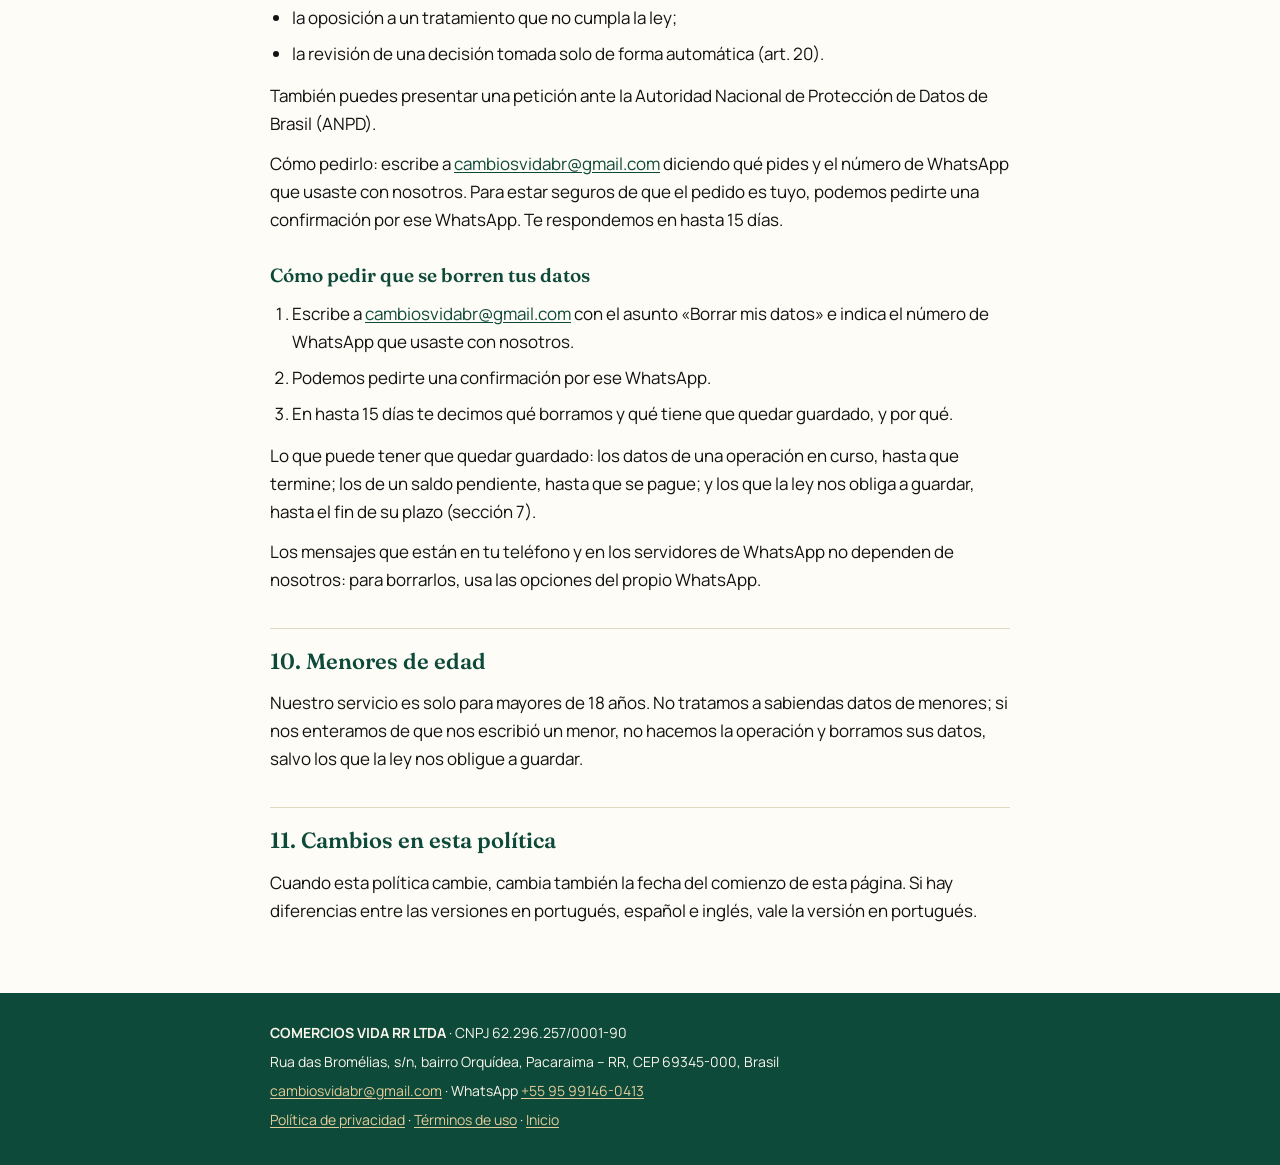
<file: es/privacidad/index.html>
<!DOCTYPE html>
<html lang="es">
<head>
  <meta charset="UTF-8" />
  <meta name="viewport" content="width=device-width, initial-scale=1.0" />
  <title>Política de privacidad — Cambios Vida</title>
  <meta name="description" content="Qué datos personales trata COMERCIOS VIDA RR LTDA en la atención por WhatsApp, para qué, con quién los comparte, por cuánto tiempo los guarda y cómo ejercer tus derechos (LGPD de Brasil)." />
  <meta name="theme-color" content="#0E4A3A" />
  <link rel="canonical" href="https://cambiosvida.com.br/es/privacidad/" />
  <link rel="alternate" hreflang="pt-BR" href="https://cambiosvida.com.br/privacidade/" />
  <link rel="alternate" hreflang="es" href="https://cambiosvida.com.br/es/privacidad/" />
  <link rel="alternate" hreflang="en" href="https://cambiosvida.com.br/en/privacy/" />
  <link rel="preconnect" href="https://fonts.googleapis.com" />
  <link rel="preconnect" href="https://fonts.gstatic.com" crossorigin />
  <link href="https://fonts.googleapis.com/css2?family=Fraunces:opsz,wght@9..144,500;9..144,600&family=Manrope:wght@400;600&display=swap" rel="stylesheet" />
  <link rel="stylesheet" href="/assets/legal.css" />
</head>
<body>
  <header class="topbar">
    <div class="wrap topbar-inner">
      <a class="logo" href="/"><span class="logo-mark">CV</span><span class="logo-name">Cambios Vida</span></a>
      <nav class="idiomas" aria-label="Idiomas">
        <a href="/privacidade/" hreflang="pt-BR" lang="pt-BR">Português</a>
        <a href="/es/privacidad/" hreflang="es" lang="es" aria-current="page">Español</a>
        <a href="/en/privacy/" hreflang="en" lang="en">English</a>
      </nav>
    </div>
  </header>
  <main class="wrap doc">
    <h1>Política de privacidad — Cambios Vida</h1>
    <p class="sub">Última actualización: 24 de noviembre de 2026</p>
    <p>Esta política vale para la atención por WhatsApp de Cambios Vida a través de «Cambios Vida Conexión», la integración con la que conectamos nuestro número de WhatsApp a nuestro sistema de atención. Explica qué datos personales tratamos en esa atención, para qué y con qué base legal, con quién los compartimos, por cuánto tiempo los guardamos y cómo ejercer tus derechos, según la Ley General de Protección de Datos Personales de Brasil (Ley nº 13.709/2018, la LGPD).</p>
    <h2 id="s1">1. Quién es responsable de tus datos</h2>
    <p>Controladora: COMERCIOS VIDA RR LTDA, CNPJ 62.296.257/0001-90, con sede en Rua das Bromélias, s/n, bairro Orquídea, Pacaraima – RR, CEP 69345-000, Brasil.</p>
    <p>Correo: <a href="mailto:cambiosvidabr@gmail.com">cambiosvidabr@gmail.com</a> · WhatsApp: <a href="https://wa.me/5595991460413">+55 95 99146-0413</a></p>
    <p>Encargada del tratamiento de datos personales (encarregada, art. 41 de la LGPD): Paola de los Angeles Pena Bolivar — correo <a href="mailto:cambiosvidabr@gmail.com">cambiosvidabr@gmail.com</a>. Es el canal para cualquier tema de tus datos y para las comunicaciones de la Autoridad Nacional de Protección de Datos de Brasil (ANPD).</p>
    <h2 id="s2">2. Qué datos tratamos</h2>
    <ul>
      <li>Tu contacto de WhatsApp: el número y el nombre de tu perfil.</li>
      <li>Lo que nos mandas: mensajes de texto, fotos y documentos PDF (como comprobantes de pago), las opciones que eliges en los botones y lo que llenas en el formulario de nuestra página, que abres con un botón en WhatsApp. Los audios, videos, stickers, ubicaciones y contactos no se procesan: el asistente responde que no puede procesarlos.</li>
      <li>Los datos de cada operación: montos, tasa, fecha, hora y estado. Si tienes crédito aprobado con nosotros, también el límite y el saldo que debes.</li>
      <li>Los datos de quien recibe el dinero: en Venezuela, el nombre, la cédula, el banco y el número de cuenta, o el teléfono del Pago Móvil; en Brasil, la llave Pix y el nombre del titular. Te pedimos esos datos en un formulario en una página nuestra, que abres con un botón en WhatsApp, para que el número de cuenta y la cédula no tengan que pasar por WhatsApp. Muchas veces son de otra persona: danos solo datos que esa persona te permitió compartir con nosotros.</li>
      <li>Los datos de pago: el nombre y el CPF o CNPJ de quien hace el Pix, el monto, la fecha y la hora y el identificador de la transacción, que leemos en el comprobante y en el extracto de nuestro banco.</li>
      <li>Nuestro banco nos informa el nombre, el CPF o CNPJ, el monto y la hora de todo Pix que entra a nuestra cuenta, también de quien no es nuestro cliente.</li>
      <li>Hoy el asistente no te pide el CPF. Nos llega por el comprobante o por el extracto del banco, y lo asociamos a tu registro cuando una foto tuya lo muestra.</li>
      <li>Tu categoría de cliente (detal o VIP) y, si eres VIP, el volumen de la semana, con el que el sistema define tu categoría de la semana siguiente.</li>
      <li>Registros técnicos del sistema y del servidor, que pueden contener tu número, el nombre de tu perfil y el comienzo de tus mensajes.</li>
    </ul>
    <h2 id="s3">3. Para qué usamos tus datos y con qué base legal (art. 7 de la LGPD)</h2>
    <ul>
      <li>Hacer la operación de cambio que nos pides: cotizar, armar el resumen, recibir y confirmar el pago y hacer el envío. Base: ejecución de contrato y de procedimientos preliminares, a tu pedido (art. 7, V).</li>
      <li>Confirmar que cada pago es tuyo y evitar fraudes, pagos duplicados y envíos a la persona equivocada. Base: ejecución de contrato (art. 7, V) e interés legítimo (art. 7, IX).</li>
      <li>Calcular tu tasa y llevar el crédito de quien lo tiene. Base: ejecución de contrato (art. 7, V).</li>
      <li>Cumplir las obligaciones legales y regulatorias de nuestra actividad, como las fiscales y contables, y atender pedidos de autoridades que tengan base legal. Base: cumplimiento de una obligación legal o regulatoria (art. 7, II).</li>
      <li>Ejercer derechos en procesos judiciales, administrativos o arbitrales. Base: art. 7, VI.</li>
      <li>Mantener el sistema funcionando, seguro y sin errores. Base: interés legítimo (art. 7, IX).</li>
    </ul>
    <p>No vendemos tus datos ni se los damos a nadie para hacer publicidad. No usamos tu consentimiento como base para tratar tus datos.</p>
    <h2 id="s4">4. Inteligencia artificial y decisiones automáticas</h2>
    <p>Un modelo de inteligencia artificial (Claude, de la empresa Anthropic) lee tus mensajes y las fotos y los PDF que mandas, y redacta las respuestas. Los montos y las tasas de cada operación los calcula nuestro sistema, no la inteligencia artificial. Algunas decisiones las toma solo el sistema, por ejemplo: si un Pix de nuestro extracto corresponde a tu operación, y tu categoría VIP de cada semana. Cuando el sistema no puede confirmar un pago, lo revisa una persona de nuestro equipo. Puedes pedir que una persona revise una decisión tomada solo de forma automática, y pedirnos los criterios que usa el sistema (art. 20).</p>
    <h2 id="s5">5. Con quién compartimos tus datos</h2>
    <p>Nosotros somos los controladores de tus datos. Anthropic, Supabase y Railway los tratan por nuestra cuenta (como operadores), solo para lo que se describe aquí; Meta y los bancos también los tratan según sus propias reglas y políticas.</p>
    <ul>
      <li>Meta (WhatsApp): es por donde ocurre la conversación.</li>
      <li>Anthropic, PBC, empresa de Estados Unidos: el asistente de inteligencia artificial. Recibe los mensajes de la conversación del día, las fotos y los PDF que mandas y los datos de la operación en curso, también los de quien recibe. Guarda los datos en Estados Unidos y puede procesarlos también en países de Europa y de Asia y en Australia.</li>
      <li>Supabase: guarda la base de datos y las imágenes, en servidores en São Paulo, Brasil.</li>
      <li>Railway, en Estados Unidos: el servidor donde funciona nuestro sistema. Por él pasan todos los datos, y en él quedan los registros técnicos.</li>
      <li>Cora, nuestro banco en Brasil: nos informa los Pix que entran a nuestra cuenta.</li>
      <li>Los bancos con los que hacemos los envíos (en Brasil, el Pix de los reales; en Venezuela, la transferencia o el Pago Móvil de los bolívares): reciben los datos de destino que el envío necesita.</li>
      <li>Las autoridades, cuando la ley lo exige.</li>
    </ul>
    <h2 id="s6">6. Datos que se tratan fuera de Brasil (transferencia internacional)</h2>
    <p>Parte del tratamiento ocurre fuera de Brasil:</p>
    <ul>
      <li>en Estados Unidos: en Railway (el servidor) y en Anthropic (el asistente), que también puede procesar los datos en países de Europa y de Asia y en Australia;</li>
      <li>en los servidores de Meta (WhatsApp), que pueden estar en otros países;</li>
      <li>en el soporte técnico de nuestros proveedores, que puede acceder a los datos desde otros países;</li>
      <li>en Venezuela: en los bancos que reciben los datos de destino para hacer los envíos de bolívares.</li>
    </ul>
    <p>Hacemos estas transferencias porque son necesarias para prestarte el servicio que nos pides, para cumplir obligaciones legales y para ejercer nuestros derechos (art. 33, IX, junto con el art. 7, V, II y VI, de la LGPD; art. 9 del Reglamento aprobado por la Resolución CD/ANPD nº 19/2024). Mandamos solo lo necesario para cada finalidad, por el tiempo de la sección 7 y con las medidas de seguridad de la sección 8. Para preguntar por estas transferencias o ejercer tus derechos, usa el canal de la sección 9; también puedes presentar una petición ante la ANPD.</p>
    <h2 id="s7">7. Por cuánto tiempo guardamos tus datos</h2>
    <ul>
      <li>El registro técnico de cada mensaje que mandas y de cada mensaje que manda el asistente: 7 días.</li>
      <li>La conversación que usa el asistente: se reemplaza cuando vuelves a escribir otro día; si no vuelves, se borra en la limpieza mensual, en general entre uno y dos meses después.</li>
      <li>Los registros de funcionamiento del sistema: hasta 90 días.</li>
      <li>Los registros técnicos del servidor: algunos días, según el plazo del proveedor.</li>
      <li>Las copias de seguridad de la base de datos: según el plazo del proveedor.</li>
      <li>Los datos de trabajo del sistema (colas y anotaciones internas, y las cuentas de destino que nos pediste descartar): se borran solos cuando dejan de servir, en general entre una hora y siete días.</li>
      <li>Tu registro de cliente: hasta el final del quinto año siguiente al de tu última operación.</li>
      <li>Todo lo demás (las operaciones, los datos de quien paga y de quien recibe, los Pix recibidos, los comprobantes y las imágenes y los mensajes que llegan con la atención en pausa): hasta el final del quinto año siguiente al de la operación o al del registro (por ejemplo, lo de 2026, hasta el 31/12/2031). Lo guardamos ese tiempo para cumplir obligaciones legales (art. 16, I) y para ejercer nuestros derechos.</li>
    </ul>
    <p>Al vencer el plazo, borramos los datos o los anonimizamos.</p>
    <h2 id="s8">8. Seguridad</h2>
    <p>A la base de datos y a las imágenes solo entran nuestro sistema y las personas de nuestro equipo que lo cuidan. Las conexiones entre los servicios van cifradas, y las claves de acceso a nuestros proveedores (WhatsApp y el banco) se guardan cifradas. Si ocurre un incidente de seguridad que pueda causarte un riesgo o un daño relevante, se lo comunicamos a la ANPD y a ti, como manda la LGPD (art. 48).</p>
    <h2 id="s9">9. Tus derechos y cómo ejercerlos</h2>
    <p>Según el art. 18 de la LGPD, puedes pedirnos, gratis:</p>
    <ul>
      <li>la confirmación de que tratamos tus datos y el acceso a ellos;</li>
      <li>la corrección de datos incompletos, inexactos o desactualizados;</li>
      <li>la anonimización, el bloqueo o la eliminación de datos innecesarios, excesivos o tratados sin cumplir la ley;</li>
      <li>la portabilidad de tus datos a otro proveedor, según la reglamentación de la ANPD;</li>
      <li>la eliminación de tus datos (abajo, lo que tiene que quedar guardado);</li>
      <li>la información sobre con quién compartimos tus datos;</li>
      <li>la información sobre la posibilidad de no dar tu consentimiento y sus consecuencias, y la revocación del consentimiento, si algún día lo pedimos (hoy no lo usamos);</li>
      <li>la oposición a un tratamiento que no cumpla la ley;</li>
      <li>la revisión de una decisión tomada solo de forma automática (art. 20).</li>
    </ul>
    <p>También puedes presentar una petición ante la Autoridad Nacional de Protección de Datos de Brasil (ANPD).</p>
    <p>Cómo pedirlo: escribe a <a href="mailto:cambiosvidabr@gmail.com">cambiosvidabr@gmail.com</a> diciendo qué pides y el número de WhatsApp que usaste con nosotros. Para estar seguros de que el pedido es tuyo, podemos pedirte una confirmación por ese WhatsApp. Te respondemos en hasta 15 días.</p>
    <h3 id="eliminar-tus-datos">Cómo pedir que se borren tus datos</h3>
    <ol>
      <li>Escribe a <a href="mailto:cambiosvidabr@gmail.com">cambiosvidabr@gmail.com</a> con el asunto «Borrar mis datos» e indica el número de WhatsApp que usaste con nosotros.</li>
      <li>Podemos pedirte una confirmación por ese WhatsApp.</li>
      <li>En hasta 15 días te decimos qué borramos y qué tiene que quedar guardado, y por qué.</li>
    </ol>
    <p>Lo que puede tener que quedar guardado: los datos de una operación en curso, hasta que termine; los de un saldo pendiente, hasta que se pague; y los que la ley nos obliga a guardar, hasta el fin de su plazo (sección 7).</p>
    <p>Los mensajes que están en tu teléfono y en los servidores de WhatsApp no dependen de nosotros: para borrarlos, usa las opciones del propio WhatsApp.</p>
    <h2 id="s10">10. Menores de edad</h2>
    <p>Nuestro servicio es solo para mayores de 18 años. No tratamos a sabiendas datos de menores; si nos enteramos de que nos escribió un menor, no hacemos la operación y borramos sus datos, salvo los que la ley nos obligue a guardar.</p>
    <h2 id="s11">11. Cambios en esta política</h2>
    <p>Cuando esta política cambie, cambia también la fecha del comienzo de esta página. Si hay diferencias entre las versiones en portugués, español e inglés, vale la versión en portugués.</p>
  </main>
  <footer class="pie">
    <div class="wrap">
      <p><strong>COMERCIOS VIDA RR LTDA</strong> · CNPJ 62.296.257/0001-90</p>
      <p>Rua das Bromélias, s/n, bairro Orquídea, Pacaraima – RR, CEP 69345-000, Brasil</p>
      <p><a href="mailto:cambiosvidabr@gmail.com">cambiosvidabr@gmail.com</a> · WhatsApp <a href="https://wa.me/5595991460413">+55 95 99146-0413</a></p>
      <p><a href="/es/privacidad/">Política de privacidad</a> · <a href="/es/terminos/">Términos de uso</a> · <a href="/">Inicio</a></p>
    </div>
  </footer>
</body>
</html>
</file>
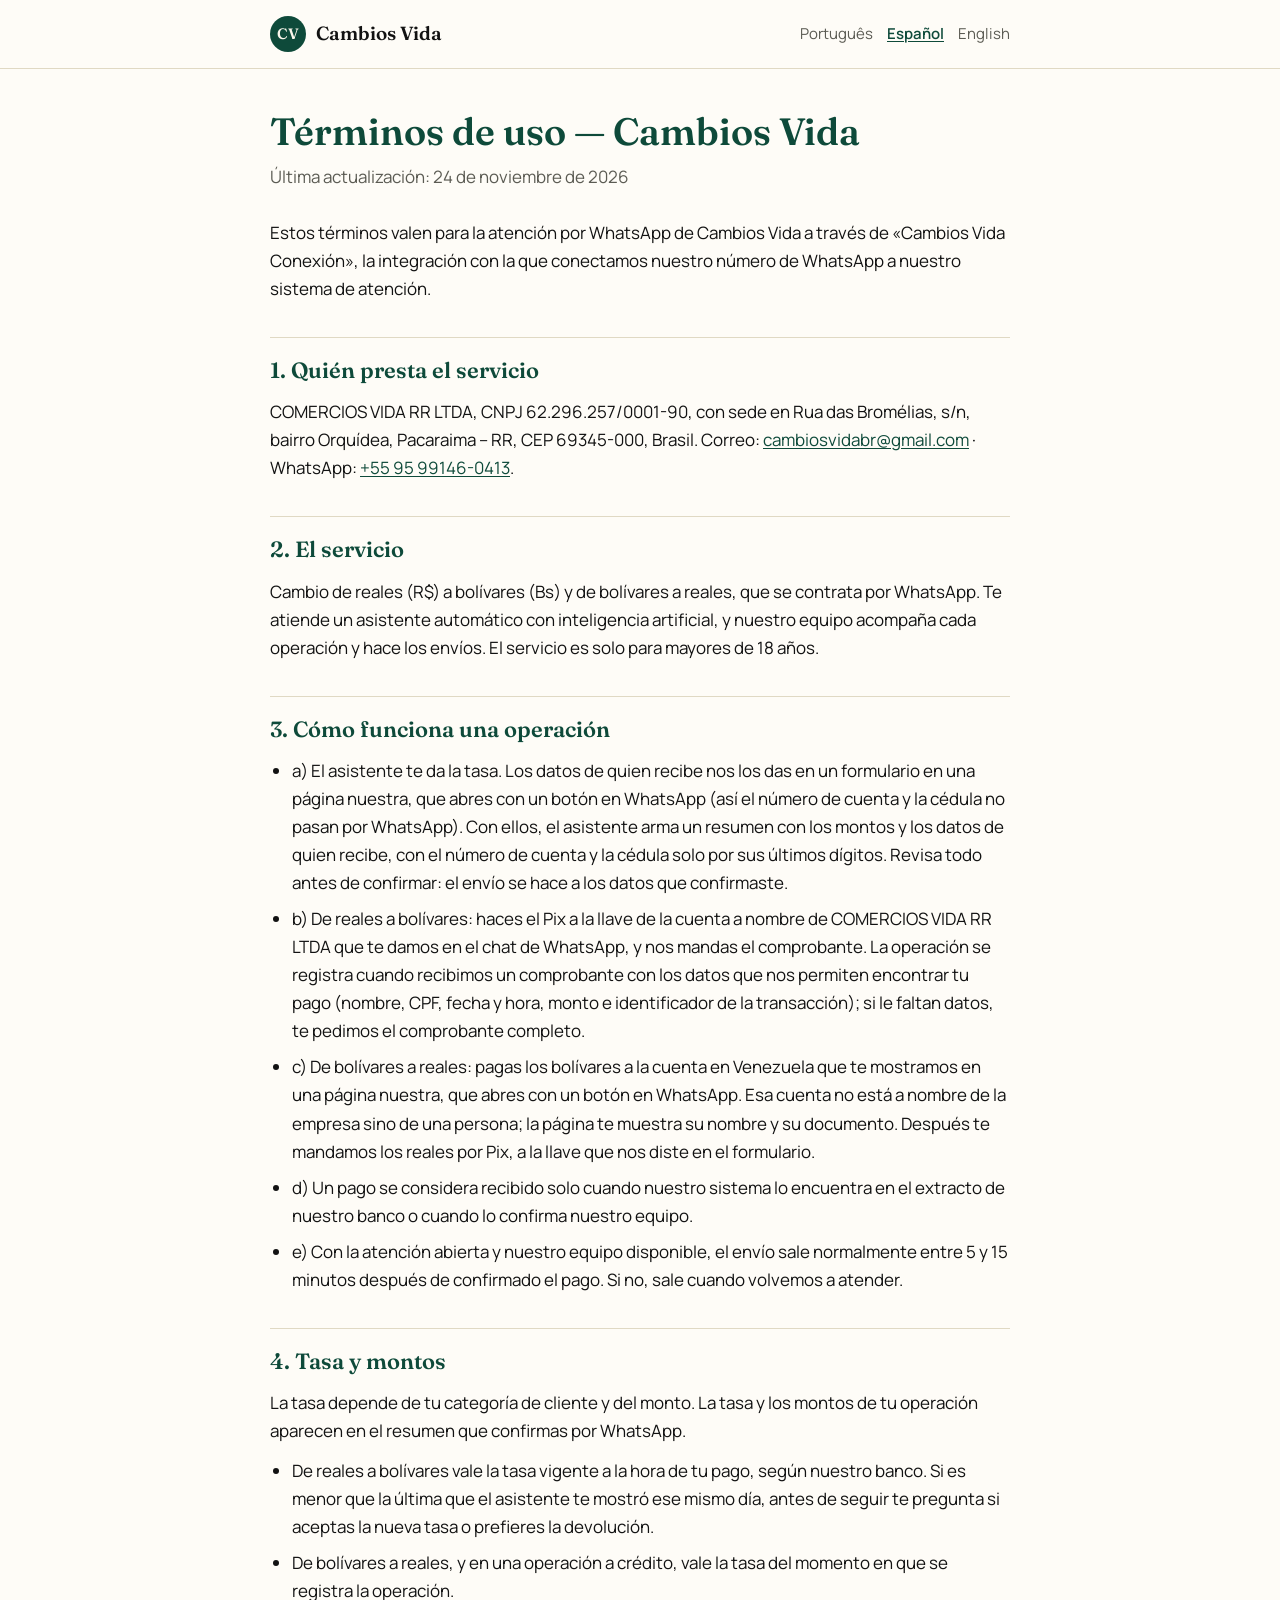
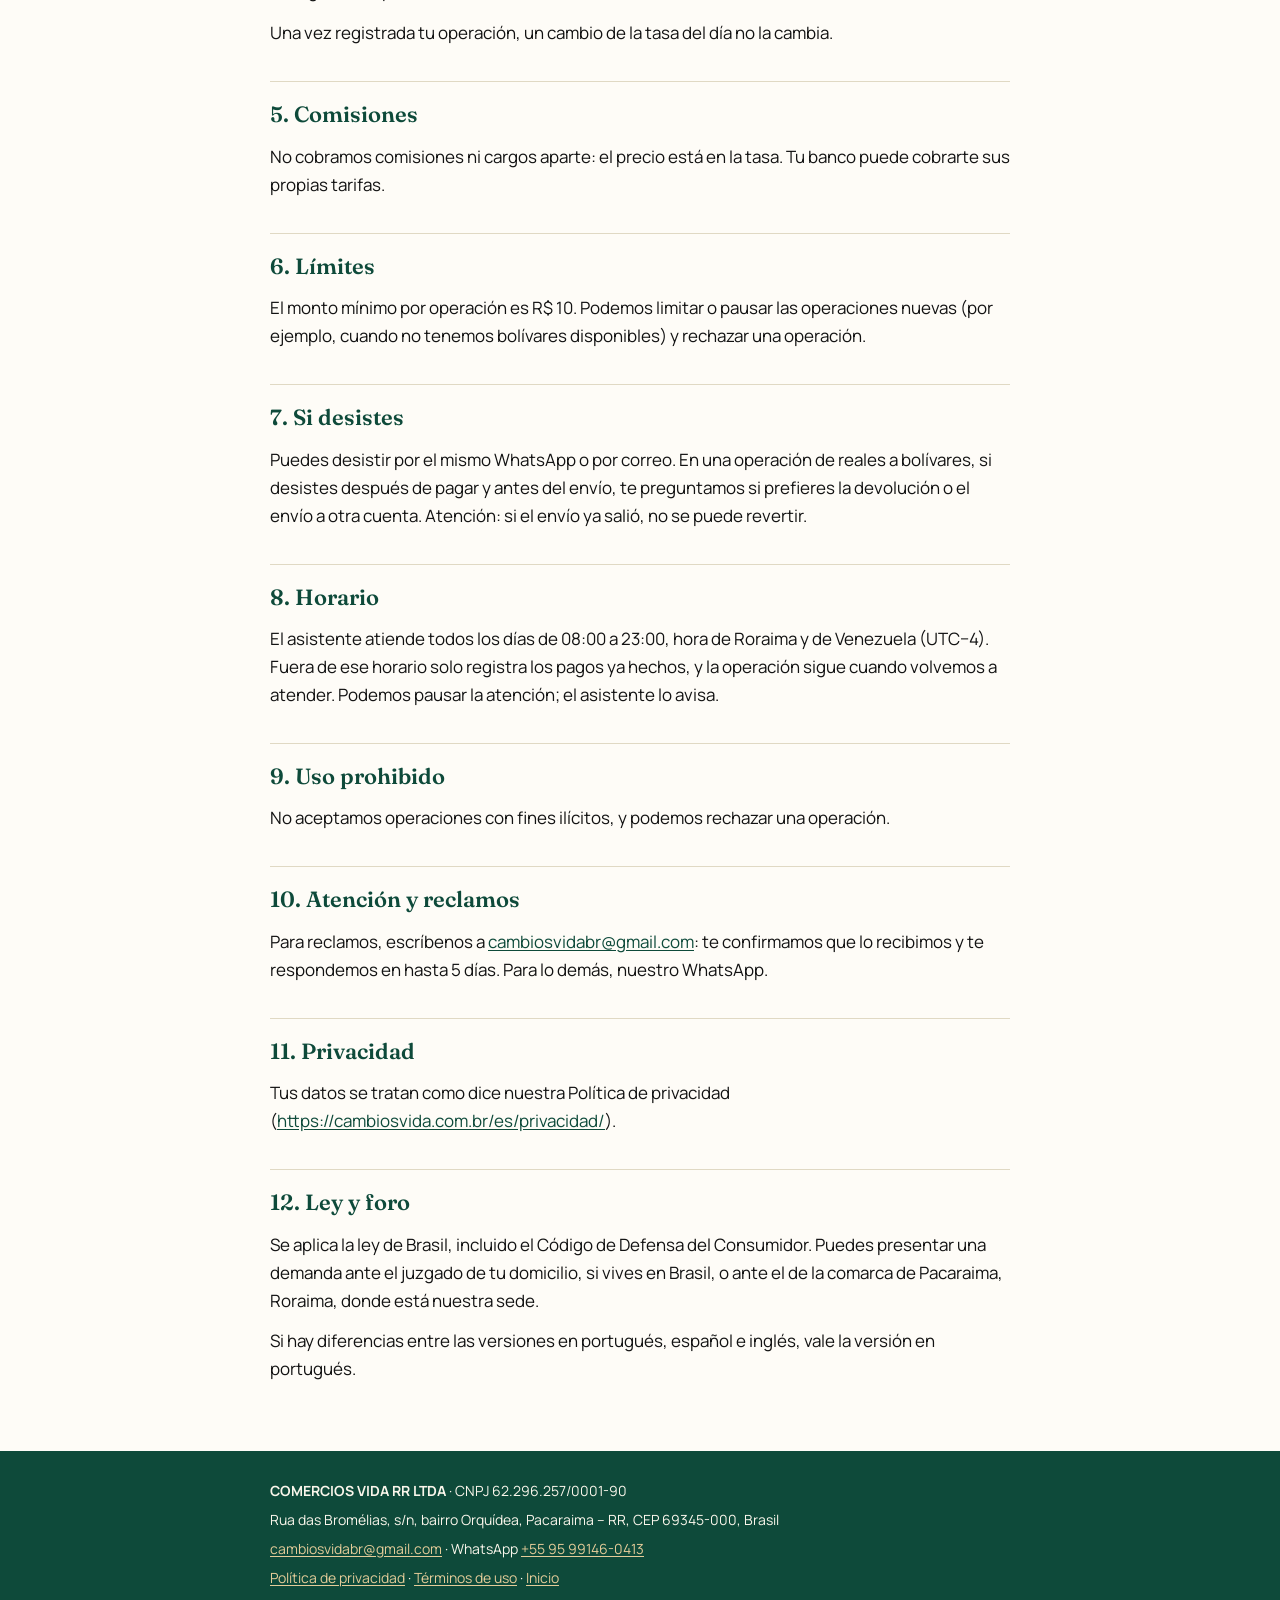
<file: es/terminos/index.html>
<!DOCTYPE html>
<html lang="es">
<head>
  <meta charset="UTF-8" />
  <meta name="viewport" content="width=device-width, initial-scale=1.0" />
  <title>Términos de uso — Cambios Vida</title>
  <meta name="description" content="Las condiciones del cambio de reales y bolívares que se contrata por WhatsApp con COMERCIOS VIDA RR LTDA: tasa, pago, plazos, límites, desistimiento, horario, ley y foro." />
  <meta name="theme-color" content="#0E4A3A" />
  <link rel="canonical" href="https://cambiosvida.com.br/es/terminos/" />
  <link rel="alternate" hreflang="pt-BR" href="https://cambiosvida.com.br/termos/" />
  <link rel="alternate" hreflang="es" href="https://cambiosvida.com.br/es/terminos/" />
  <link rel="alternate" hreflang="en" href="https://cambiosvida.com.br/en/terms/" />
  <link rel="preconnect" href="https://fonts.googleapis.com" />
  <link rel="preconnect" href="https://fonts.gstatic.com" crossorigin />
  <link href="https://fonts.googleapis.com/css2?family=Fraunces:opsz,wght@9..144,500;9..144,600&family=Manrope:wght@400;600&display=swap" rel="stylesheet" />
  <link rel="stylesheet" href="/assets/legal.css" />
</head>
<body>
  <header class="topbar">
    <div class="wrap topbar-inner">
      <a class="logo" href="/"><span class="logo-mark">CV</span><span class="logo-name">Cambios Vida</span></a>
      <nav class="idiomas" aria-label="Idiomas">
        <a href="/termos/" hreflang="pt-BR" lang="pt-BR">Português</a>
        <a href="/es/terminos/" hreflang="es" lang="es" aria-current="page">Español</a>
        <a href="/en/terms/" hreflang="en" lang="en">English</a>
      </nav>
    </div>
  </header>
  <main class="wrap doc">
    <h1>Términos de uso — Cambios Vida</h1>
    <p class="sub">Última actualización: 24 de noviembre de 2026</p>
    <p>Estos términos valen para la atención por WhatsApp de Cambios Vida a través de «Cambios Vida Conexión», la integración con la que conectamos nuestro número de WhatsApp a nuestro sistema de atención.</p>
    <h2 id="s1">1. Quién presta el servicio</h2>
    <p>COMERCIOS VIDA RR LTDA, CNPJ 62.296.257/0001-90, con sede en Rua das Bromélias, s/n, bairro Orquídea, Pacaraima – RR, CEP 69345-000, Brasil. Correo: <a href="mailto:cambiosvidabr@gmail.com">cambiosvidabr@gmail.com</a> · WhatsApp: <a href="https://wa.me/5595991460413">+55 95 99146-0413</a>.</p>
    <h2 id="s2">2. El servicio</h2>
    <p>Cambio de reales (R$) a bolívares (Bs) y de bolívares a reales, que se contrata por WhatsApp. Te atiende un asistente automático con inteligencia artificial, y nuestro equipo acompaña cada operación y hace los envíos. El servicio es solo para mayores de 18 años.</p>
    <h2 id="s3">3. Cómo funciona una operación</h2>
    <ul>
      <li>a) El asistente te da la tasa. Los datos de quien recibe nos los das en un formulario en una página nuestra, que abres con un botón en WhatsApp (así el número de cuenta y la cédula no pasan por WhatsApp). Con ellos, el asistente arma un resumen con los montos y los datos de quien recibe, con el número de cuenta y la cédula solo por sus últimos dígitos. Revisa todo antes de confirmar: el envío se hace a los datos que confirmaste.</li>
      <li>b) De reales a bolívares: haces el Pix a la llave de la cuenta a nombre de COMERCIOS VIDA RR LTDA que te damos en el chat de WhatsApp, y nos mandas el comprobante. La operación se registra cuando recibimos un comprobante con los datos que nos permiten encontrar tu pago (nombre, CPF, fecha y hora, monto e identificador de la transacción); si le faltan datos, te pedimos el comprobante completo.</li>
      <li>c) De bolívares a reales: pagas los bolívares a la cuenta en Venezuela que te mostramos en una página nuestra, que abres con un botón en WhatsApp. Esa cuenta no está a nombre de la empresa sino de una persona; la página te muestra su nombre y su documento. Después te mandamos los reales por Pix, a la llave que nos diste en el formulario.</li>
      <li>d) Un pago se considera recibido solo cuando nuestro sistema lo encuentra en el extracto de nuestro banco o cuando lo confirma nuestro equipo.</li>
      <li>e) Con la atención abierta y nuestro equipo disponible, el envío sale normalmente entre 5 y 15 minutos después de confirmado el pago. Si no, sale cuando volvemos a atender.</li>
    </ul>
    <h2 id="s4">4. Tasa y montos</h2>
    <p>La tasa depende de tu categoría de cliente y del monto. La tasa y los montos de tu operación aparecen en el resumen que confirmas por WhatsApp.</p>
    <ul>
      <li>De reales a bolívares vale la tasa vigente a la hora de tu pago, según nuestro banco. Si es menor que la última que el asistente te mostró ese mismo día, antes de seguir te pregunta si aceptas la nueva tasa o prefieres la devolución.</li>
      <li>De bolívares a reales, y en una operación a crédito, vale la tasa del momento en que se registra la operación.</li>
    </ul>
    <p>Una vez registrada tu operación, un cambio de la tasa del día no la cambia.</p>
    <h2 id="s5">5. Comisiones</h2>
    <p>No cobramos comisiones ni cargos aparte: el precio está en la tasa. Tu banco puede cobrarte sus propias tarifas.</p>
    <h2 id="s6">6. Límites</h2>
    <p>El monto mínimo por operación es R$ 10. Podemos limitar o pausar las operaciones nuevas (por ejemplo, cuando no tenemos bolívares disponibles) y rechazar una operación.</p>
    <h2 id="s7">7. Si desistes</h2>
    <p>Puedes desistir por el mismo WhatsApp o por correo. En una operación de reales a bolívares, si desistes después de pagar y antes del envío, te preguntamos si prefieres la devolución o el envío a otra cuenta. Atención: si el envío ya salió, no se puede revertir.</p>
    <h2 id="s8">8. Horario</h2>
    <p>El asistente atiende todos los días de 08:00 a 23:00, hora de Roraima y de Venezuela (UTC−4). Fuera de ese horario solo registra los pagos ya hechos, y la operación sigue cuando volvemos a atender. Podemos pausar la atención; el asistente lo avisa.</p>
    <h2 id="s9">9. Uso prohibido</h2>
    <p>No aceptamos operaciones con fines ilícitos, y podemos rechazar una operación.</p>
    <h2 id="s10">10. Atención y reclamos</h2>
    <p>Para reclamos, escríbenos a <a href="mailto:cambiosvidabr@gmail.com">cambiosvidabr@gmail.com</a>: te confirmamos que lo recibimos y te respondemos en hasta 5 días. Para lo demás, nuestro WhatsApp.</p>
    <h2 id="s11">11. Privacidad</h2>
    <p>Tus datos se tratan como dice nuestra Política de privacidad (<a href="/es/privacidad/">https://cambiosvida.com.br/es/privacidad/</a>).</p>
    <h2 id="s12">12. Ley y foro</h2>
    <p>Se aplica la ley de Brasil, incluido el Código de Defensa del Consumidor. Puedes presentar una demanda ante el juzgado de tu domicilio, si vives en Brasil, o ante el de la comarca de Pacaraima, Roraima, donde está nuestra sede.</p>
    <p>Si hay diferencias entre las versiones en portugués, español e inglés, vale la versión en portugués.</p>
  </main>
  <footer class="pie">
    <div class="wrap">
      <p><strong>COMERCIOS VIDA RR LTDA</strong> · CNPJ 62.296.257/0001-90</p>
      <p>Rua das Bromélias, s/n, bairro Orquídea, Pacaraima – RR, CEP 69345-000, Brasil</p>
      <p><a href="mailto:cambiosvidabr@gmail.com">cambiosvidabr@gmail.com</a> · WhatsApp <a href="https://wa.me/5595991460413">+55 95 99146-0413</a></p>
      <p><a href="/es/privacidad/">Política de privacidad</a> · <a href="/es/terminos/">Términos de uso</a> · <a href="/">Inicio</a></p>
    </div>
  </footer>
</body>
</html>
</file>
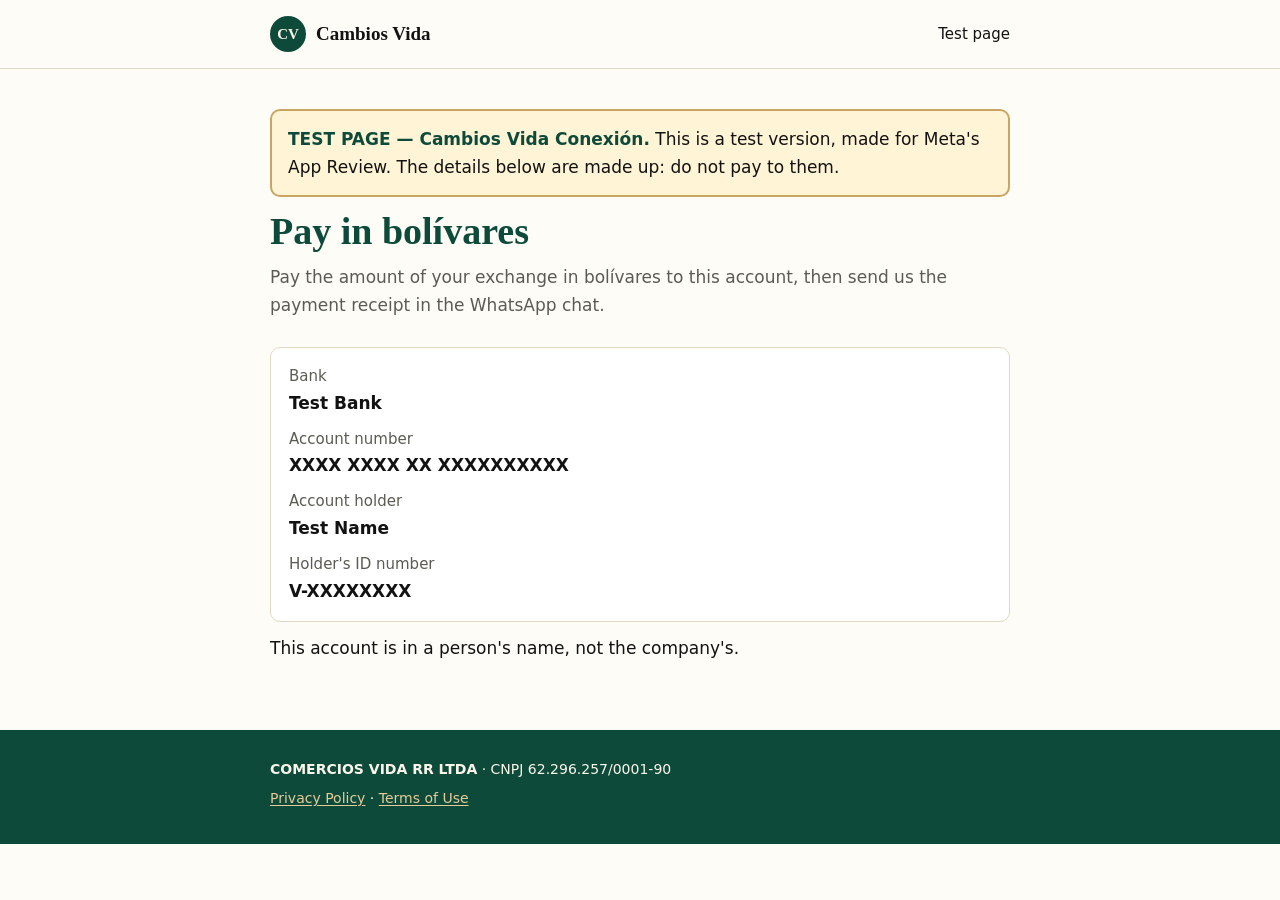
<file: en/test-form/payment/index.html>
<!DOCTYPE html>
<html lang="en">
<head>
  <meta charset="UTF-8" />
  <meta name="viewport" content="width=device-width, initial-scale=1.0" />
  <title>Bolívar account (test) — Cambios Vida</title>
  <meta name="description" content="Test version of the Cambios Vida page with our bolívar account, for Meta's App Review. Test data only." />
  <meta name="robots" content="noindex, nofollow" />
  <meta name="theme-color" content="#0E4A3A" />
  <link rel="stylesheet" href="/assets/legal.css" />
  <style>
    .prueba { background: #FFF4D6; border: 2px solid var(--gold); border-radius: 10px; padding: 14px 16px; margin: 0 0 26px; }
    .prueba strong { color: var(--bg-dark); }
    .datos { background: #fff; border: 1px solid var(--border); border-radius: 10px; padding: 16px 18px; margin: 0 0 12px; }
    .datos dt { color: var(--ink-muted); font-size: 15px; }
    .datos dd { font-weight: 600; margin: 0 0 10px; overflow-wrap: anywhere; }
    .datos dd:last-child { margin-bottom: 0; }
  </style>
</head>
<body>
  <header class="topbar">
    <div class="wrap topbar-inner">
      <a class="logo" href="/"><span class="logo-mark">CV</span><span class="logo-name">Cambios Vida</span></a>
      <span class="idiomas">Test page</span>
    </div>
  </header>
  <main class="wrap doc">
    <p class="prueba"><strong>TEST PAGE — Cambios Vida Conexión.</strong> This is a test version, made for Meta's App Review. The details
      below are made up: do not pay to them.</p>
    <h1>Pay in bolívares</h1>
    <p class="sub">Pay the amount of your exchange in bolívares to this account, then send us the payment receipt in the WhatsApp chat.</p>
    <dl class="datos">
      <dt>Bank</dt><dd>Test Bank</dd>
      <dt>Account number</dt><dd>XXXX XXXX XX XXXXXXXXXX</dd>
      <dt>Account holder</dt><dd>Test Name</dd>
      <dt>Holder's ID number</dt><dd>V-XXXXXXXX</dd>
    </dl>
    <p>This account is in a person's name, not the company's.</p>
  </main>
  <footer class="pie">
    <div class="wrap">
      <p><strong>COMERCIOS VIDA RR LTDA</strong> · CNPJ 62.296.257/0001-90</p>
      <p><a href="/en/privacy/">Privacy Policy</a> · <a href="/en/terms/">Terms of Use</a></p>
    </div>
  </footer>
</body>
</html>
</file>
<file: assets/legal.css>
:root {
  --bg: #FEFCF7; --bg-dark: #0E4A3A; --gold: #C8A561; --gold-light: #E4CC99; --ink: #121212; --ink-muted: #5B5B53;
  --border: #E0D9C4; --cream: #FAF6EB;
}
* { margin: 0; padding: 0; box-sizing: border-box; }
body { font-family: 'Manrope', system-ui, sans-serif; background: var(--bg); color: var(--ink); line-height: 1.65; font-size: 17px;
  -webkit-font-smoothing: antialiased; }
a { color: var(--bg-dark); text-underline-offset: 2px; }
.wrap { max-width: 780px; margin: 0 auto; padding: 0 20px; }
.topbar { border-bottom: 1px solid var(--border); background: var(--bg); }
.topbar-inner { display: flex; align-items: center; justify-content: space-between; gap: 16px; padding: 16px 20px; flex-wrap: wrap; }
.logo { display: flex; align-items: center; gap: 10px; text-decoration: none; color: var(--ink); }
.logo-mark { width: 36px; height: 36px; border-radius: 50%; background: var(--bg-dark); color: var(--cream); display: grid;
  place-items: center; font-family: 'Fraunces', serif; font-weight: 600; font-size: 15px; }
.logo-name { font-family: 'Fraunces', serif; font-weight: 600; font-size: 19px; }
.idiomas { display: flex; gap: 14px; font-size: 15px; }
.idiomas a { color: var(--ink-muted); text-decoration: none; }
.idiomas a[aria-current="page"] { color: var(--bg-dark); font-weight: 600; text-decoration: underline; }
.doc { padding-top: 40px; padding-bottom: 56px; }
.doc h1 { font-family: 'Fraunces', serif; font-weight: 600; font-size: clamp(28px, 5vw, 38px); line-height: 1.2; color: var(--bg-dark); }
.doc .sub { color: var(--ink-muted); margin: 8px 0 28px; }
.doc h2 { font-family: 'Fraunces', serif; font-weight: 600; font-size: 22px; color: var(--bg-dark); margin: 34px 0 10px;
  padding-top: 14px; border-top: 1px solid var(--border); }
.doc h3 { font-family: 'Fraunces', serif; font-weight: 600; font-size: 19px; color: var(--bg-dark); margin: 26px 0 8px; }
.doc p { margin: 0 0 12px; }
.doc ul, .doc ol { margin: 0 0 14px 22px; }
.doc li { margin-bottom: 8px; }
.pie { background: var(--bg-dark); color: var(--cream); padding: 28px 0; font-size: 14px; }
.pie p { margin: 0 0 6px; }
.pie a { color: var(--gold-light); }
</file>
